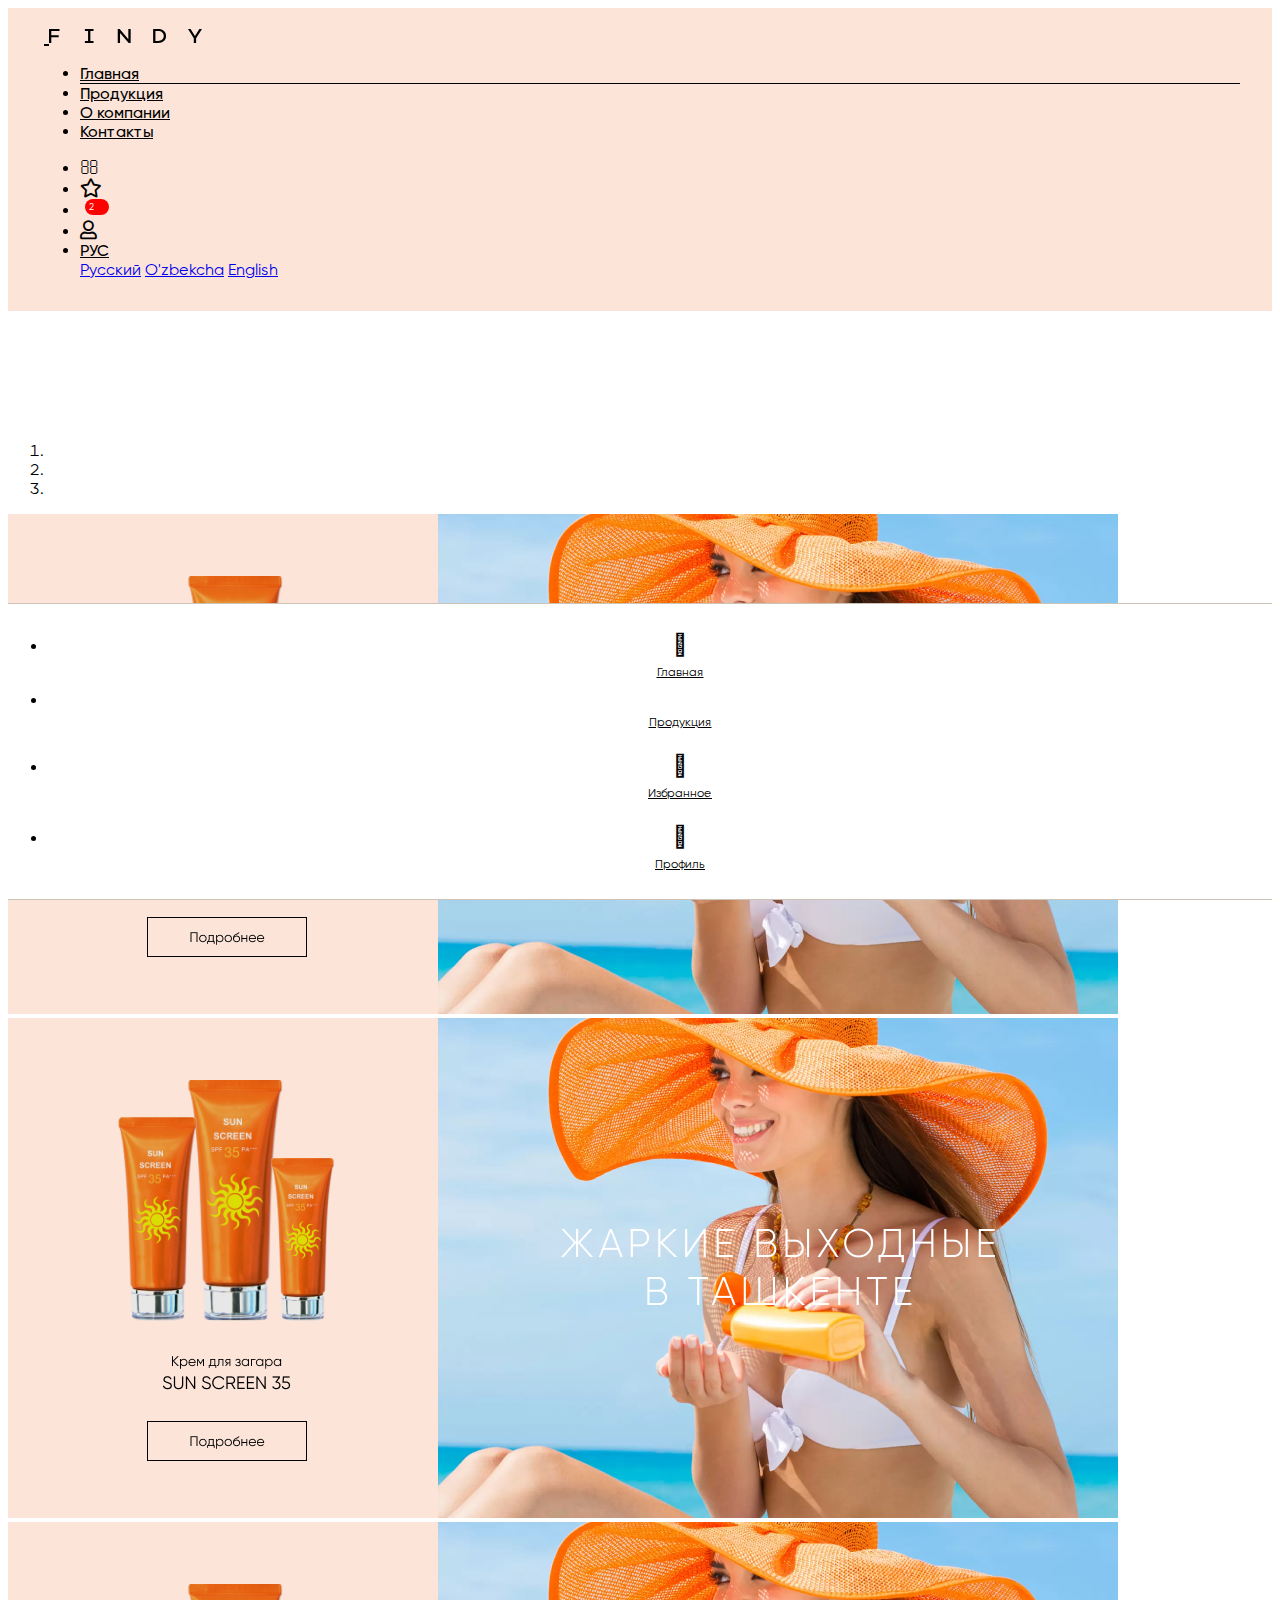
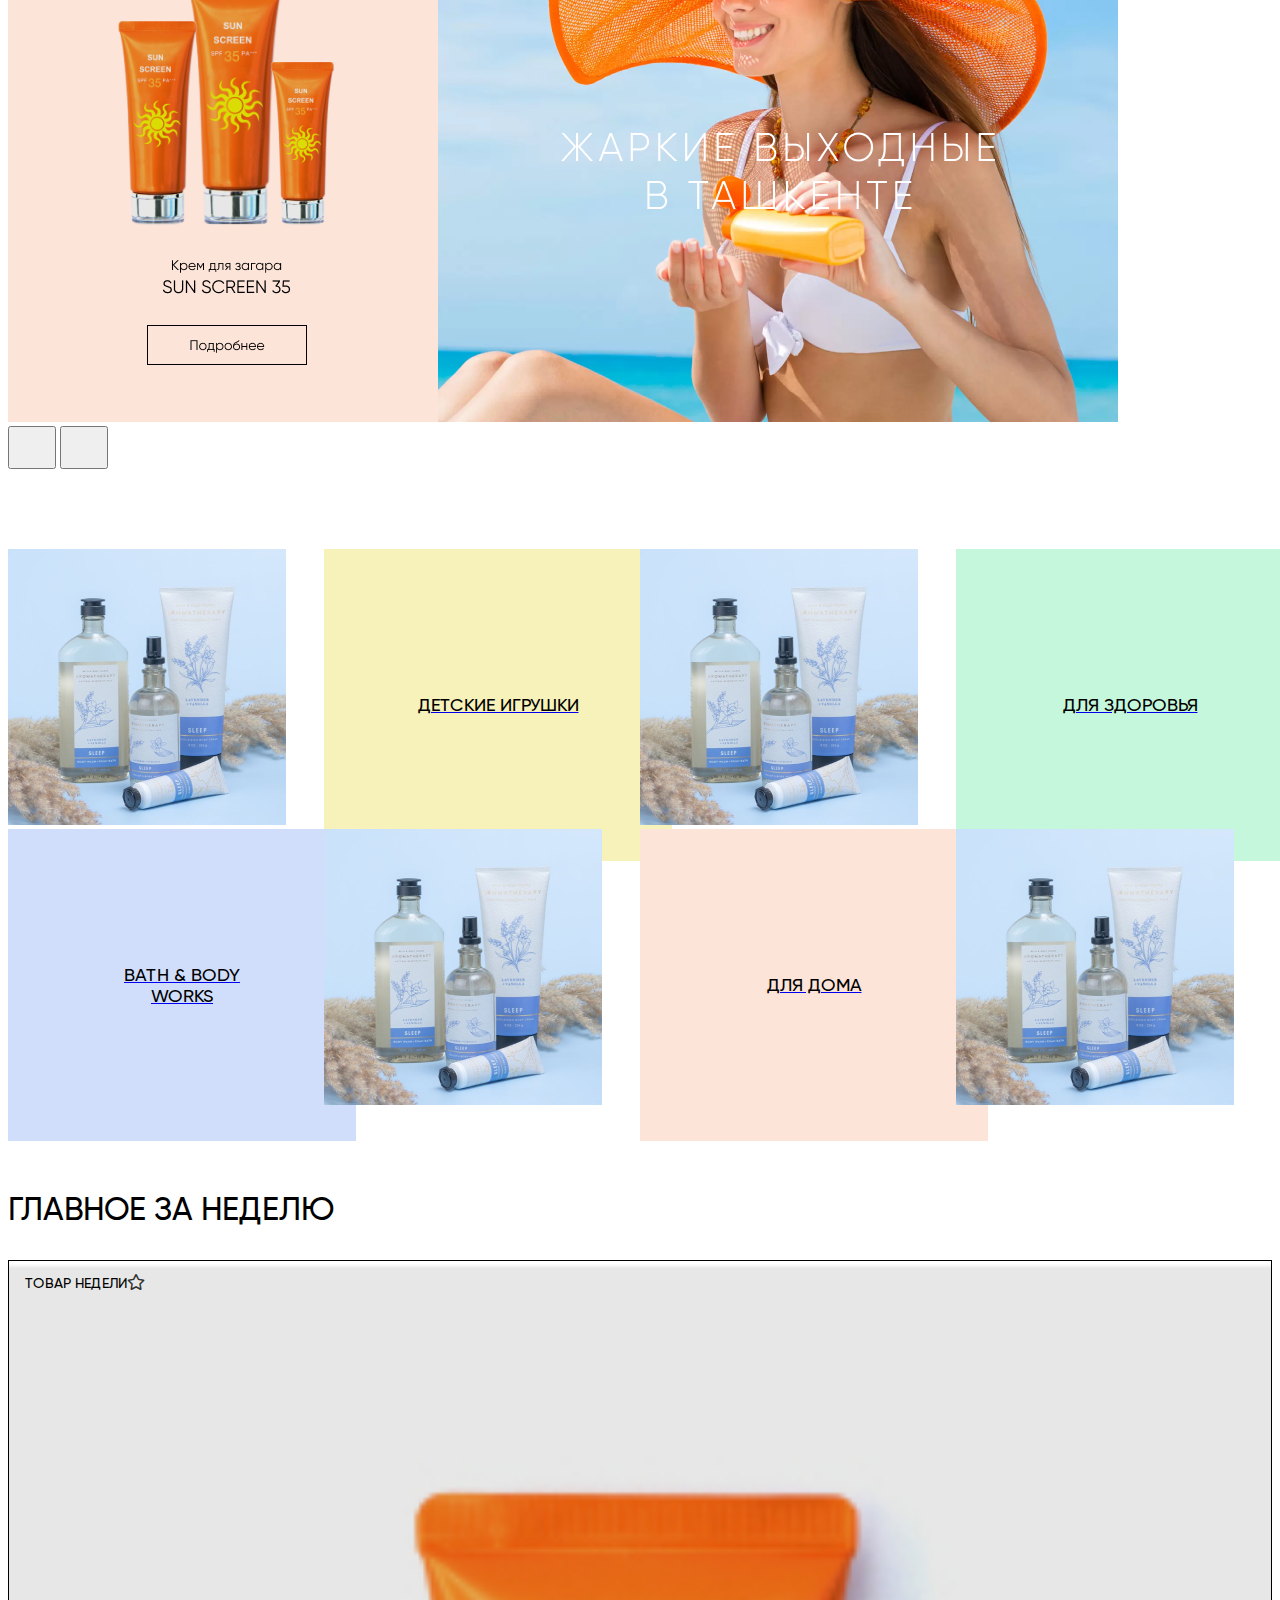
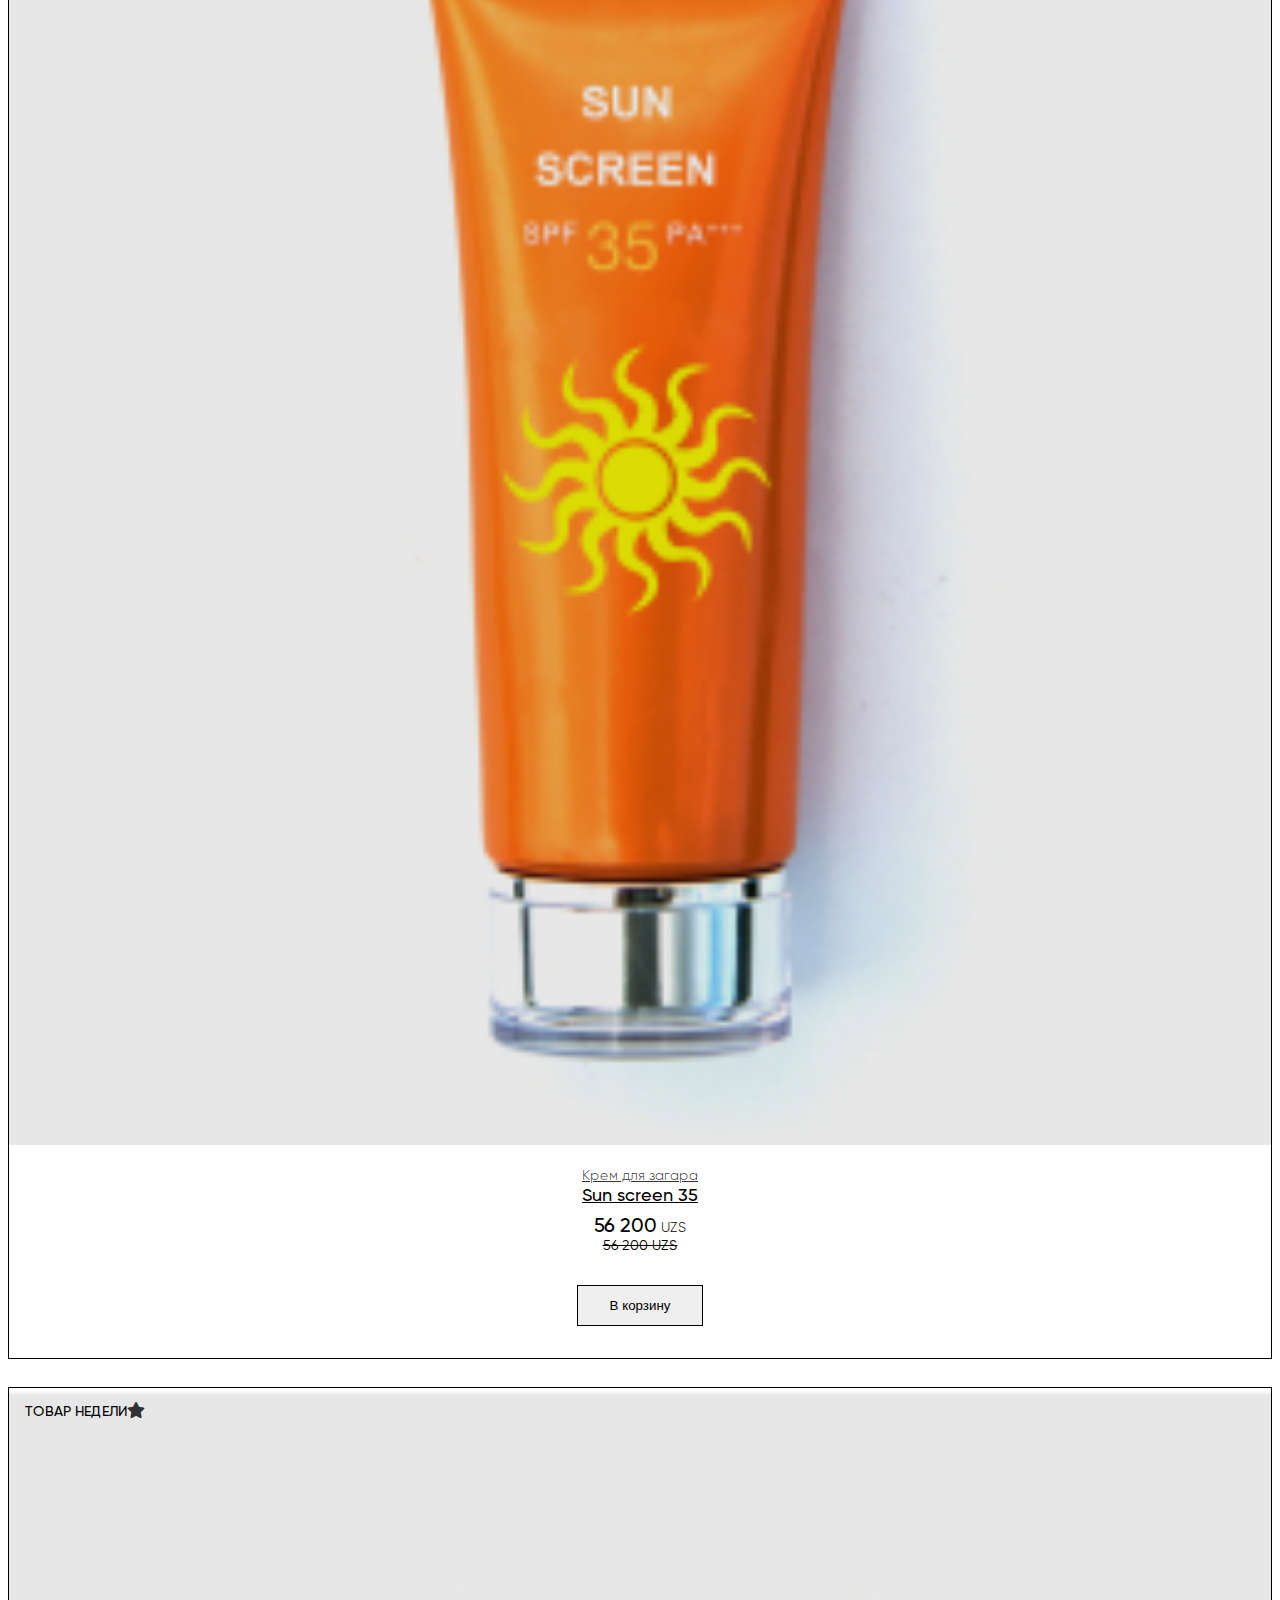
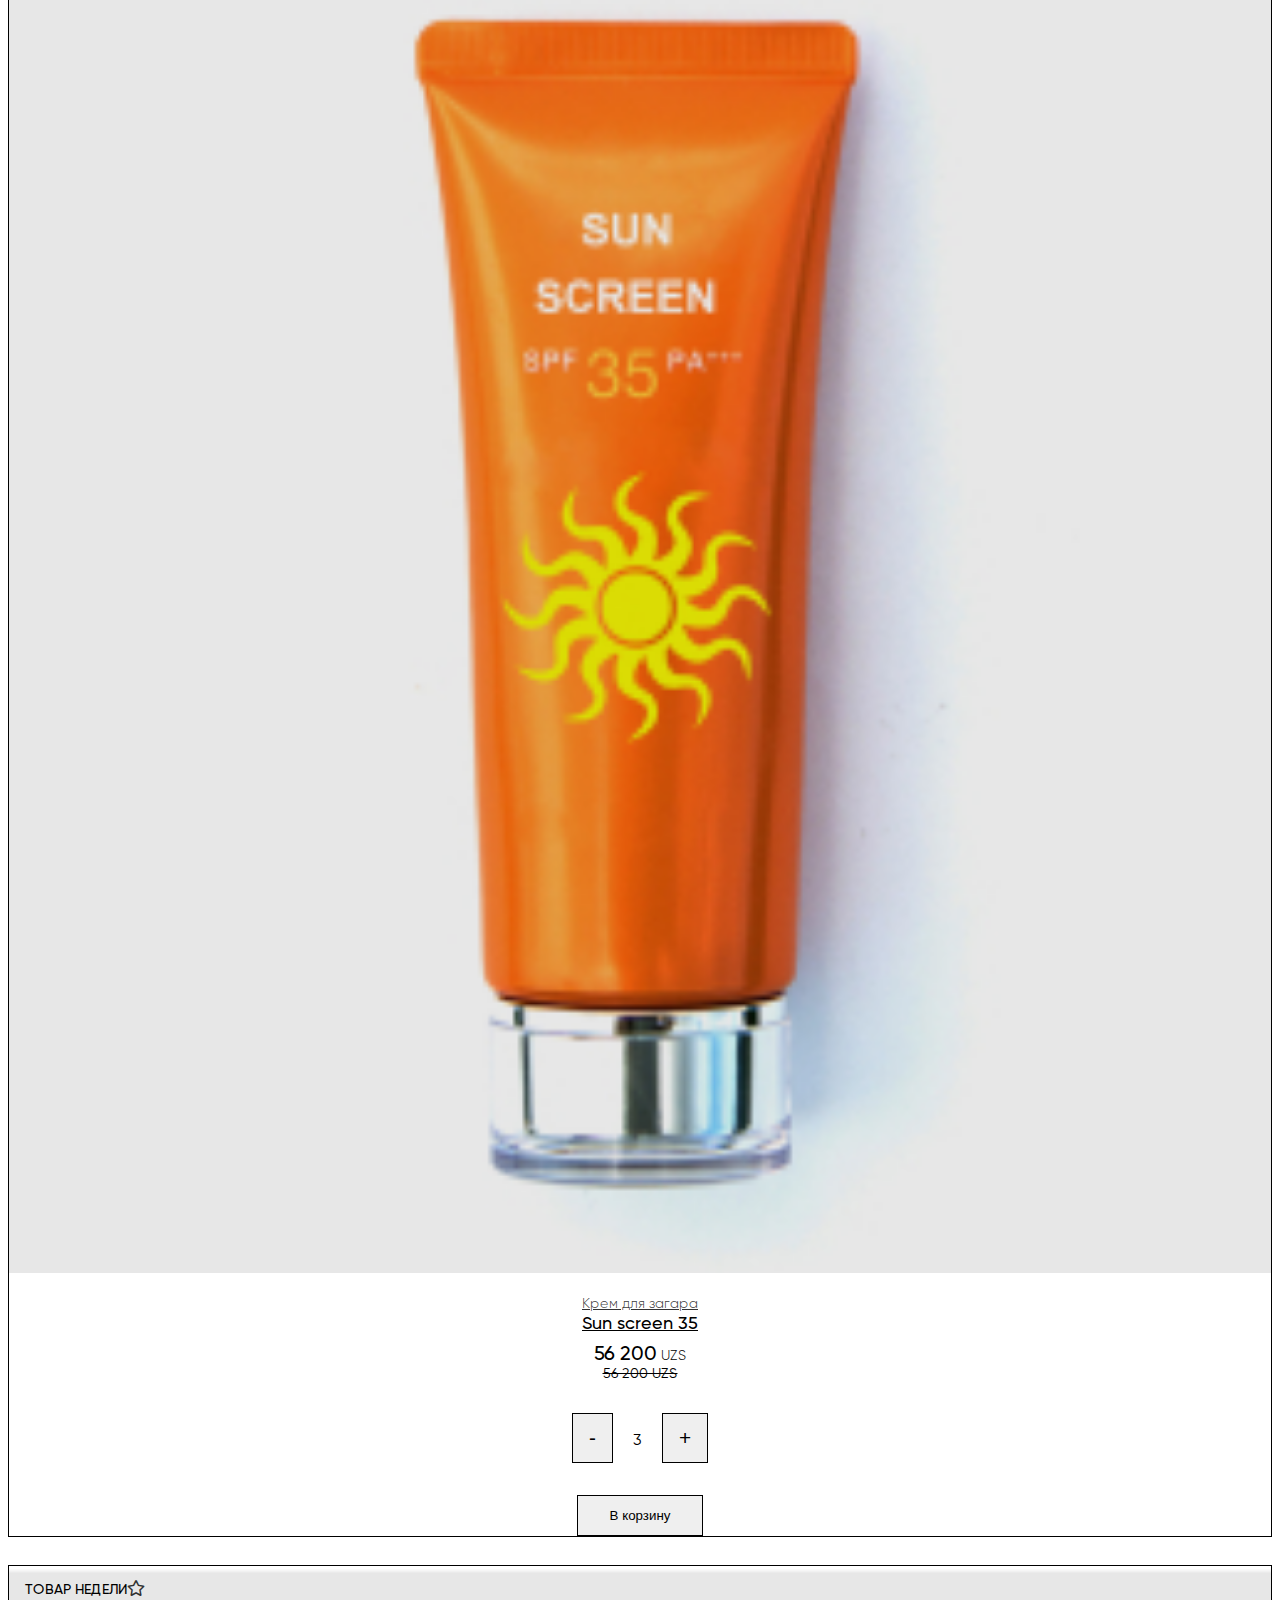
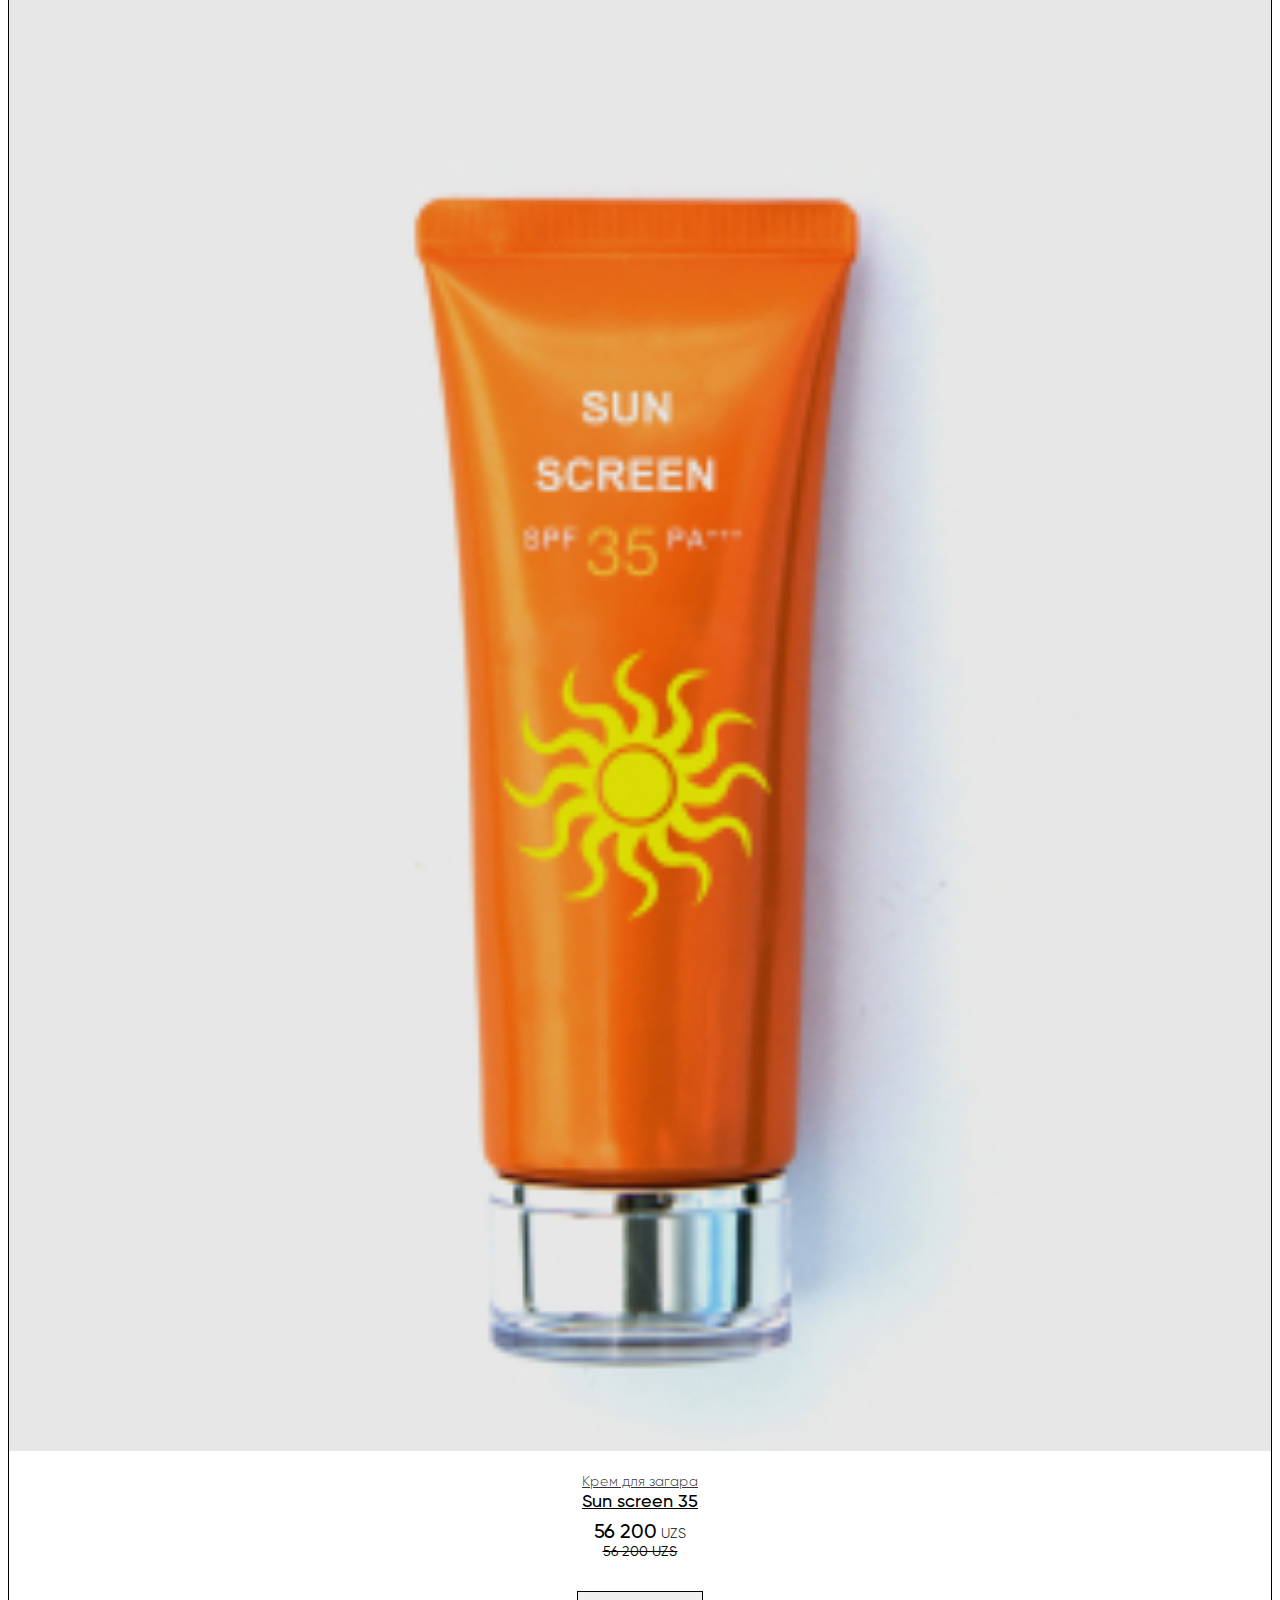
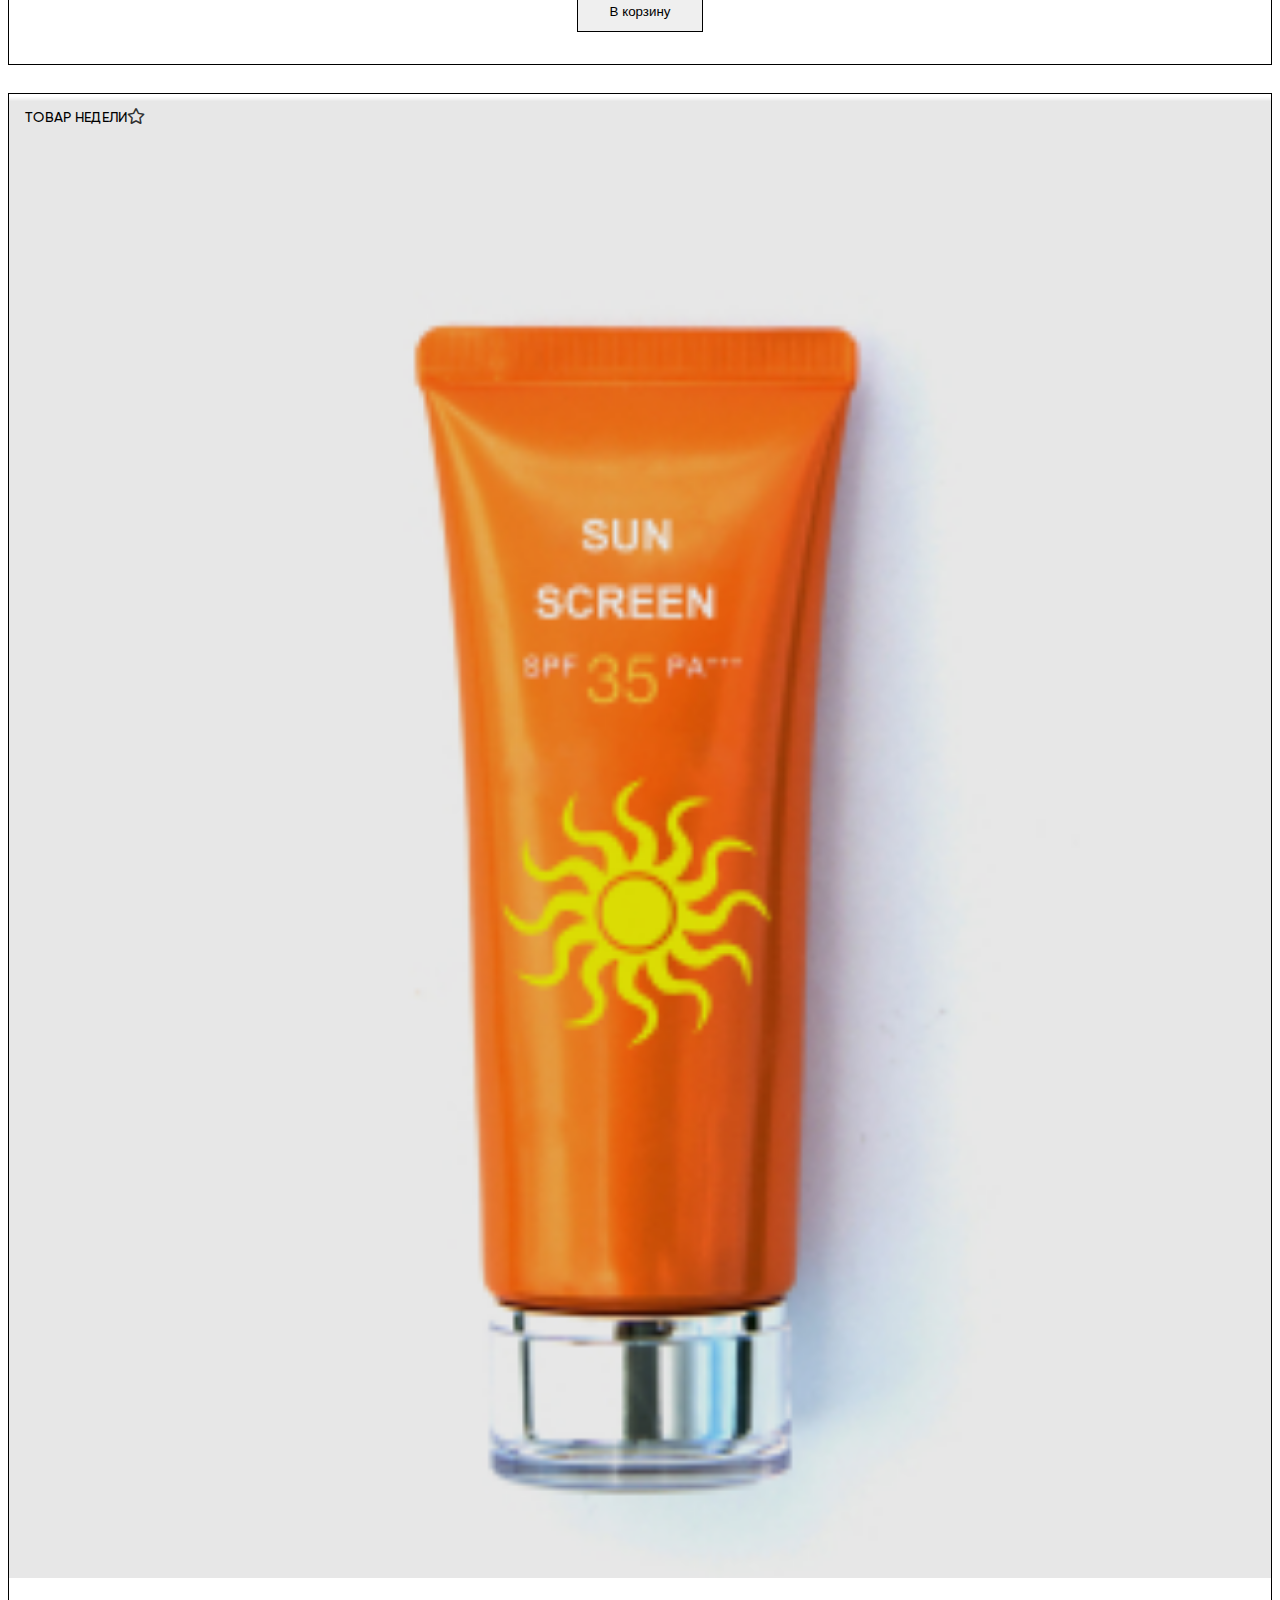
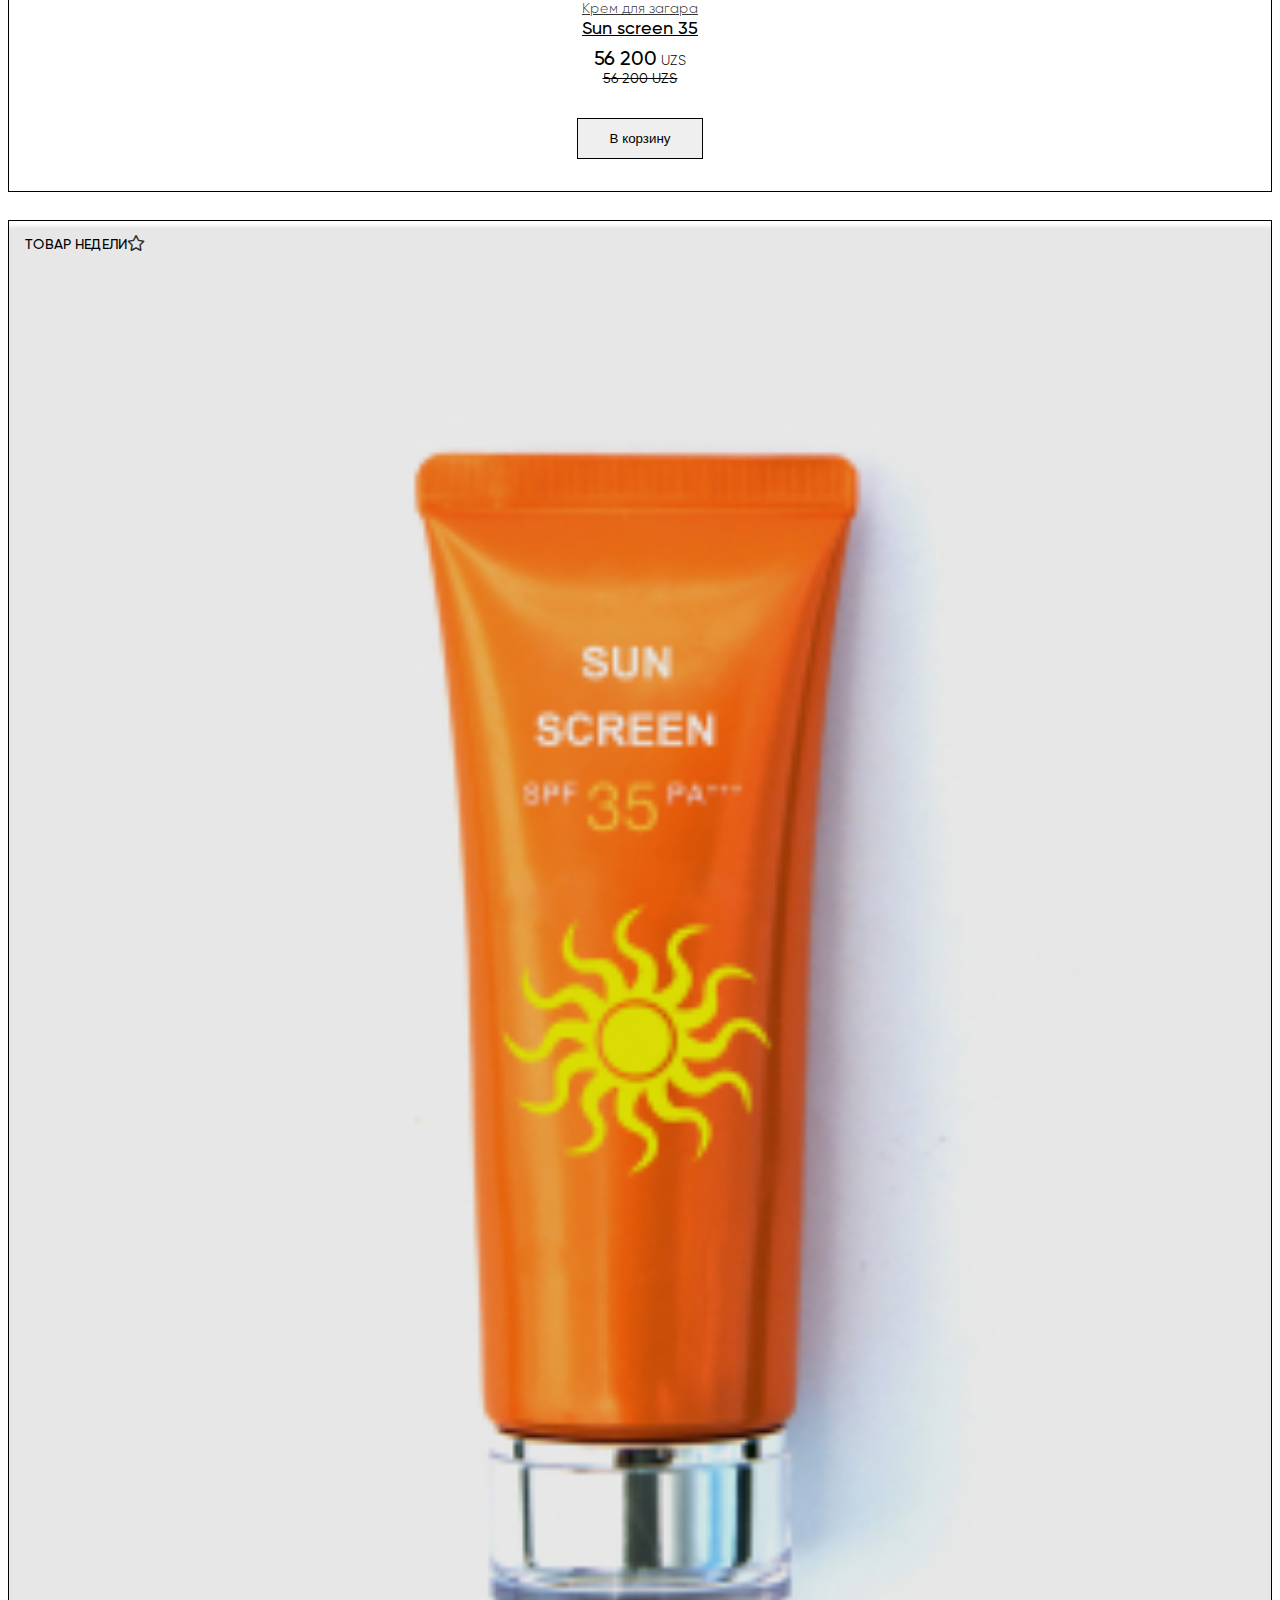
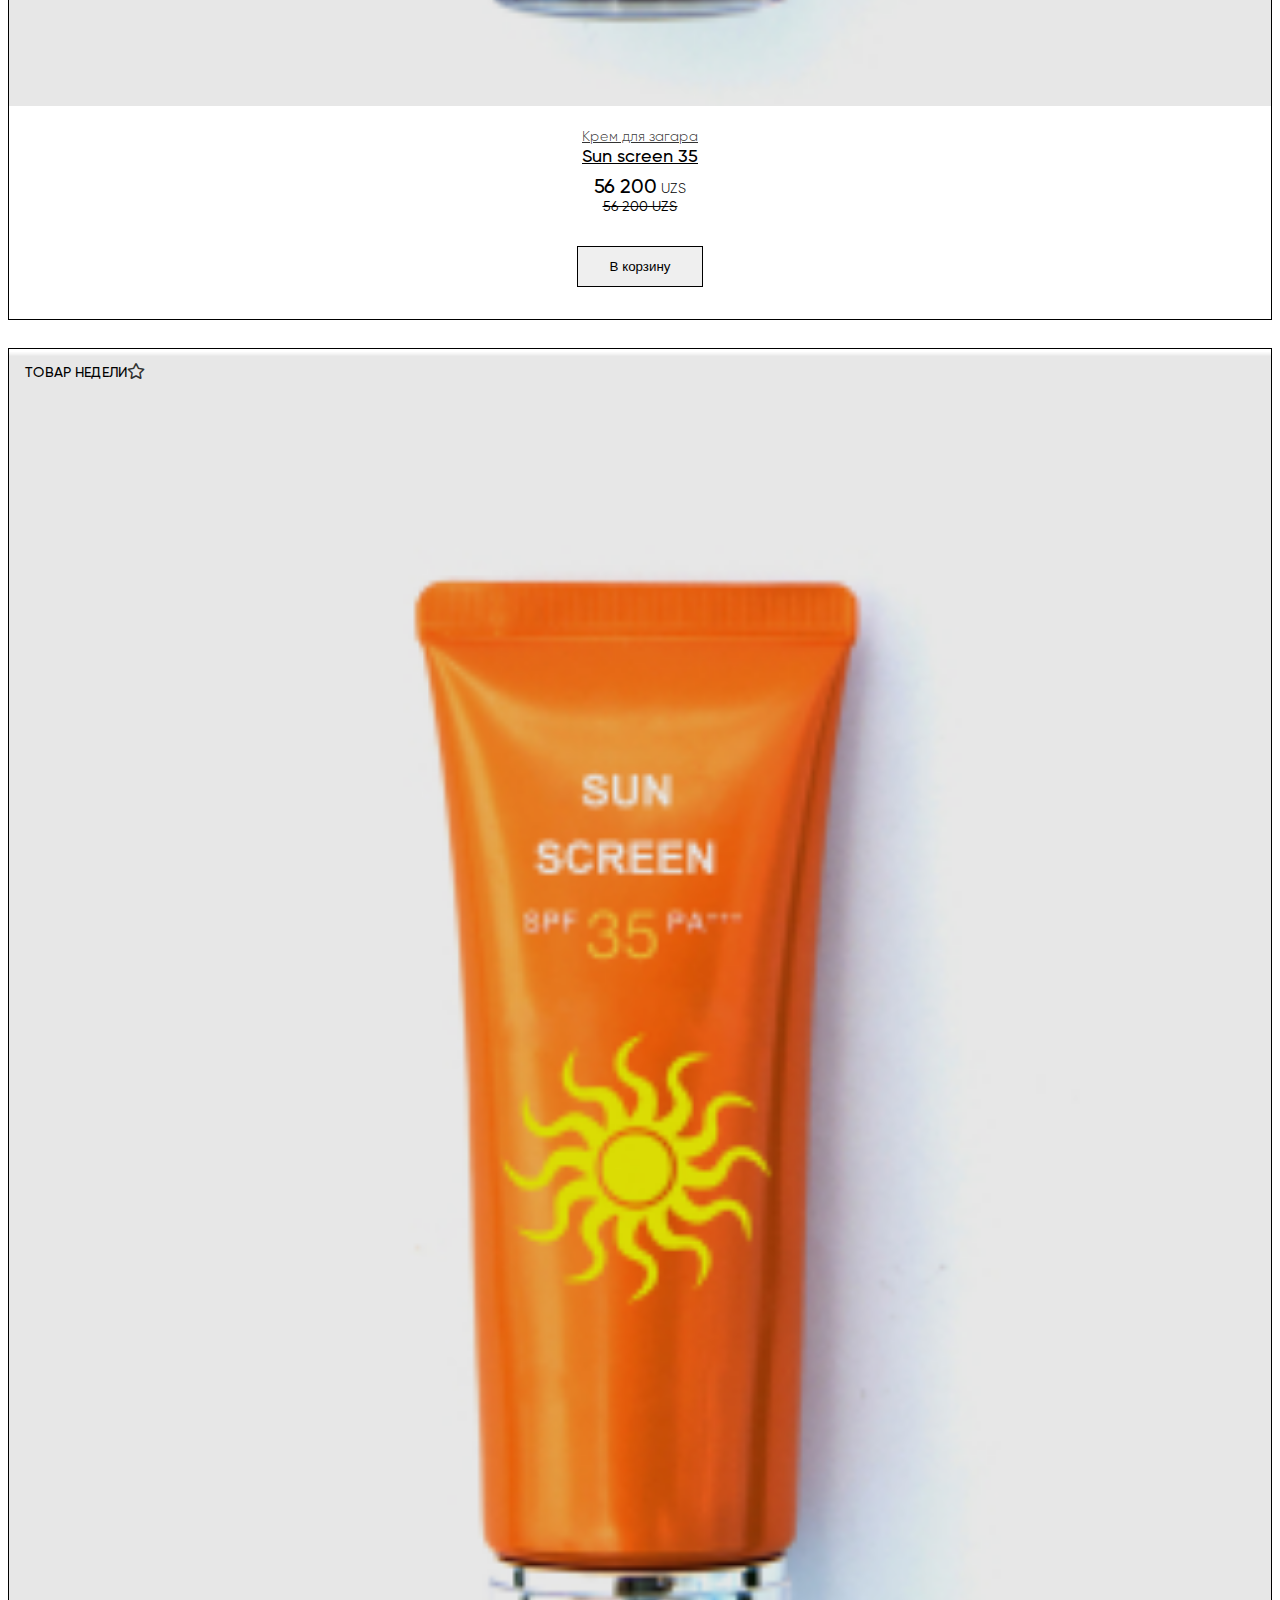
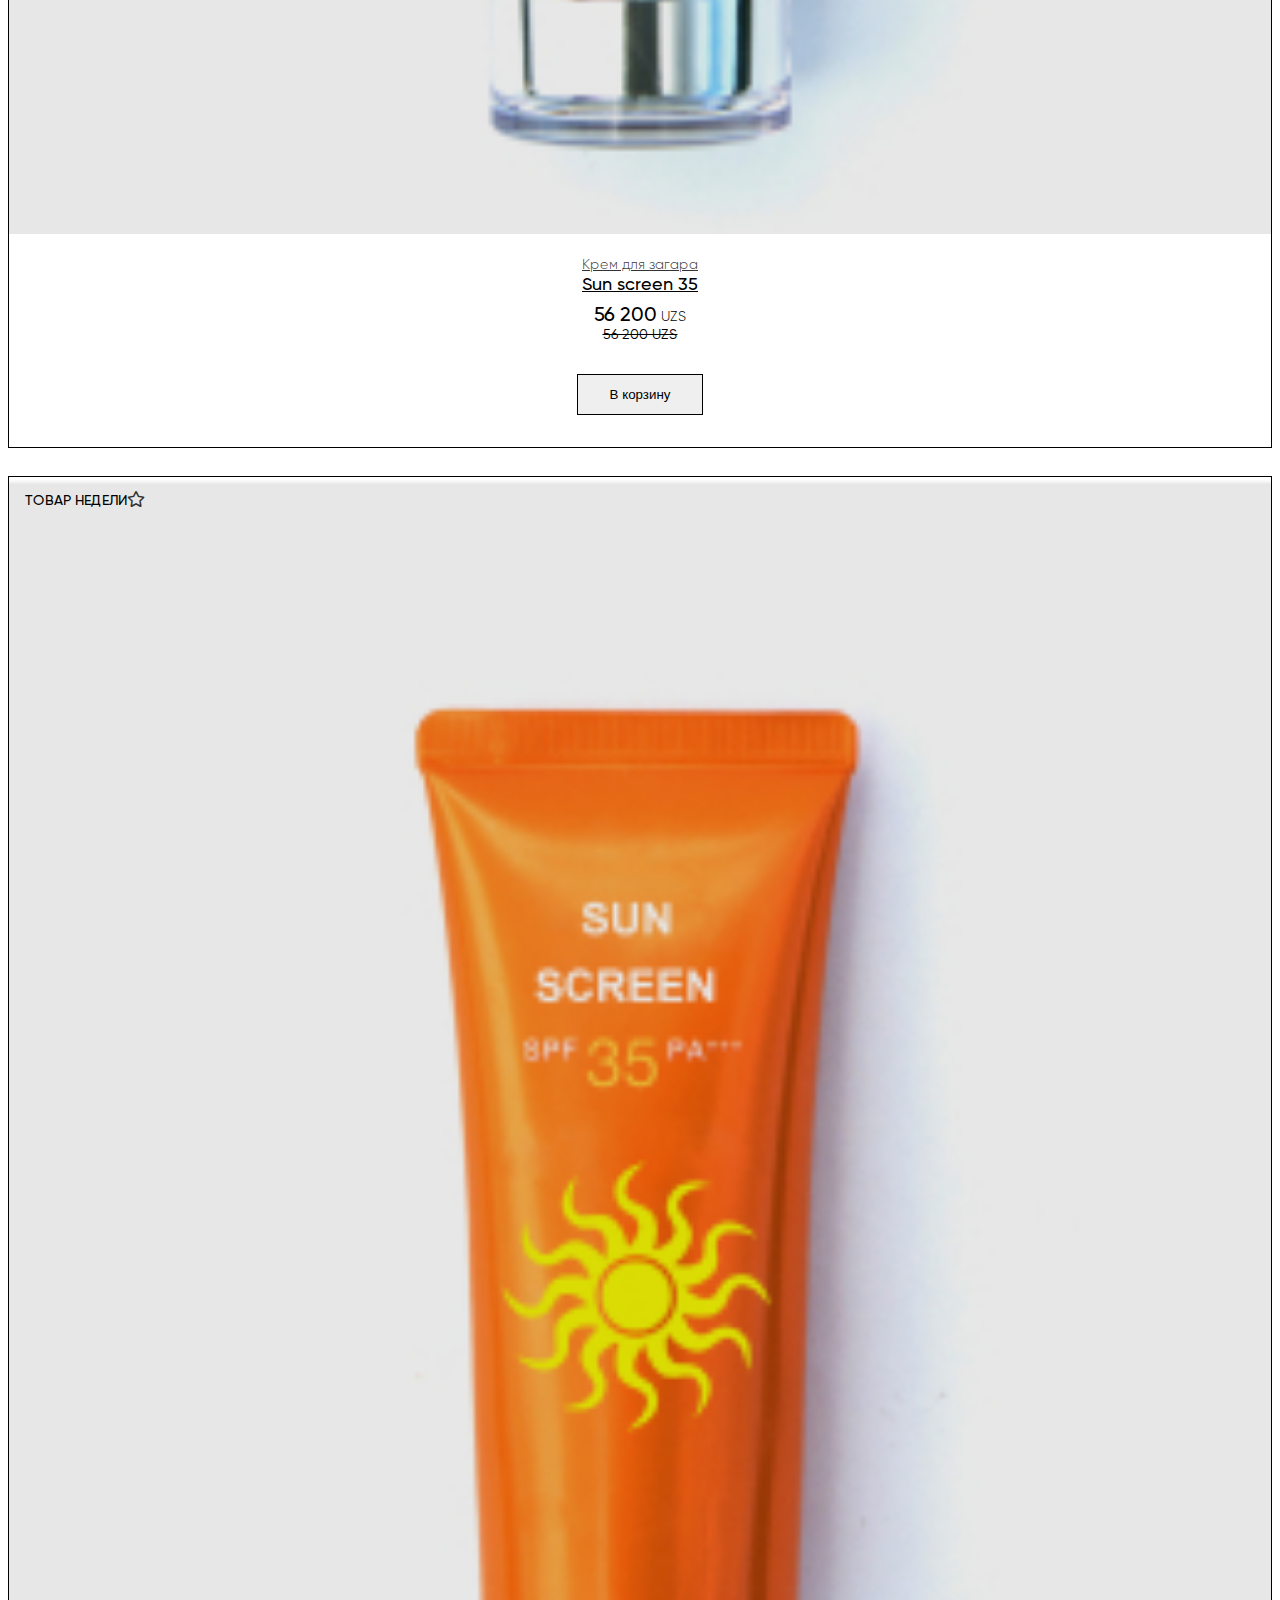
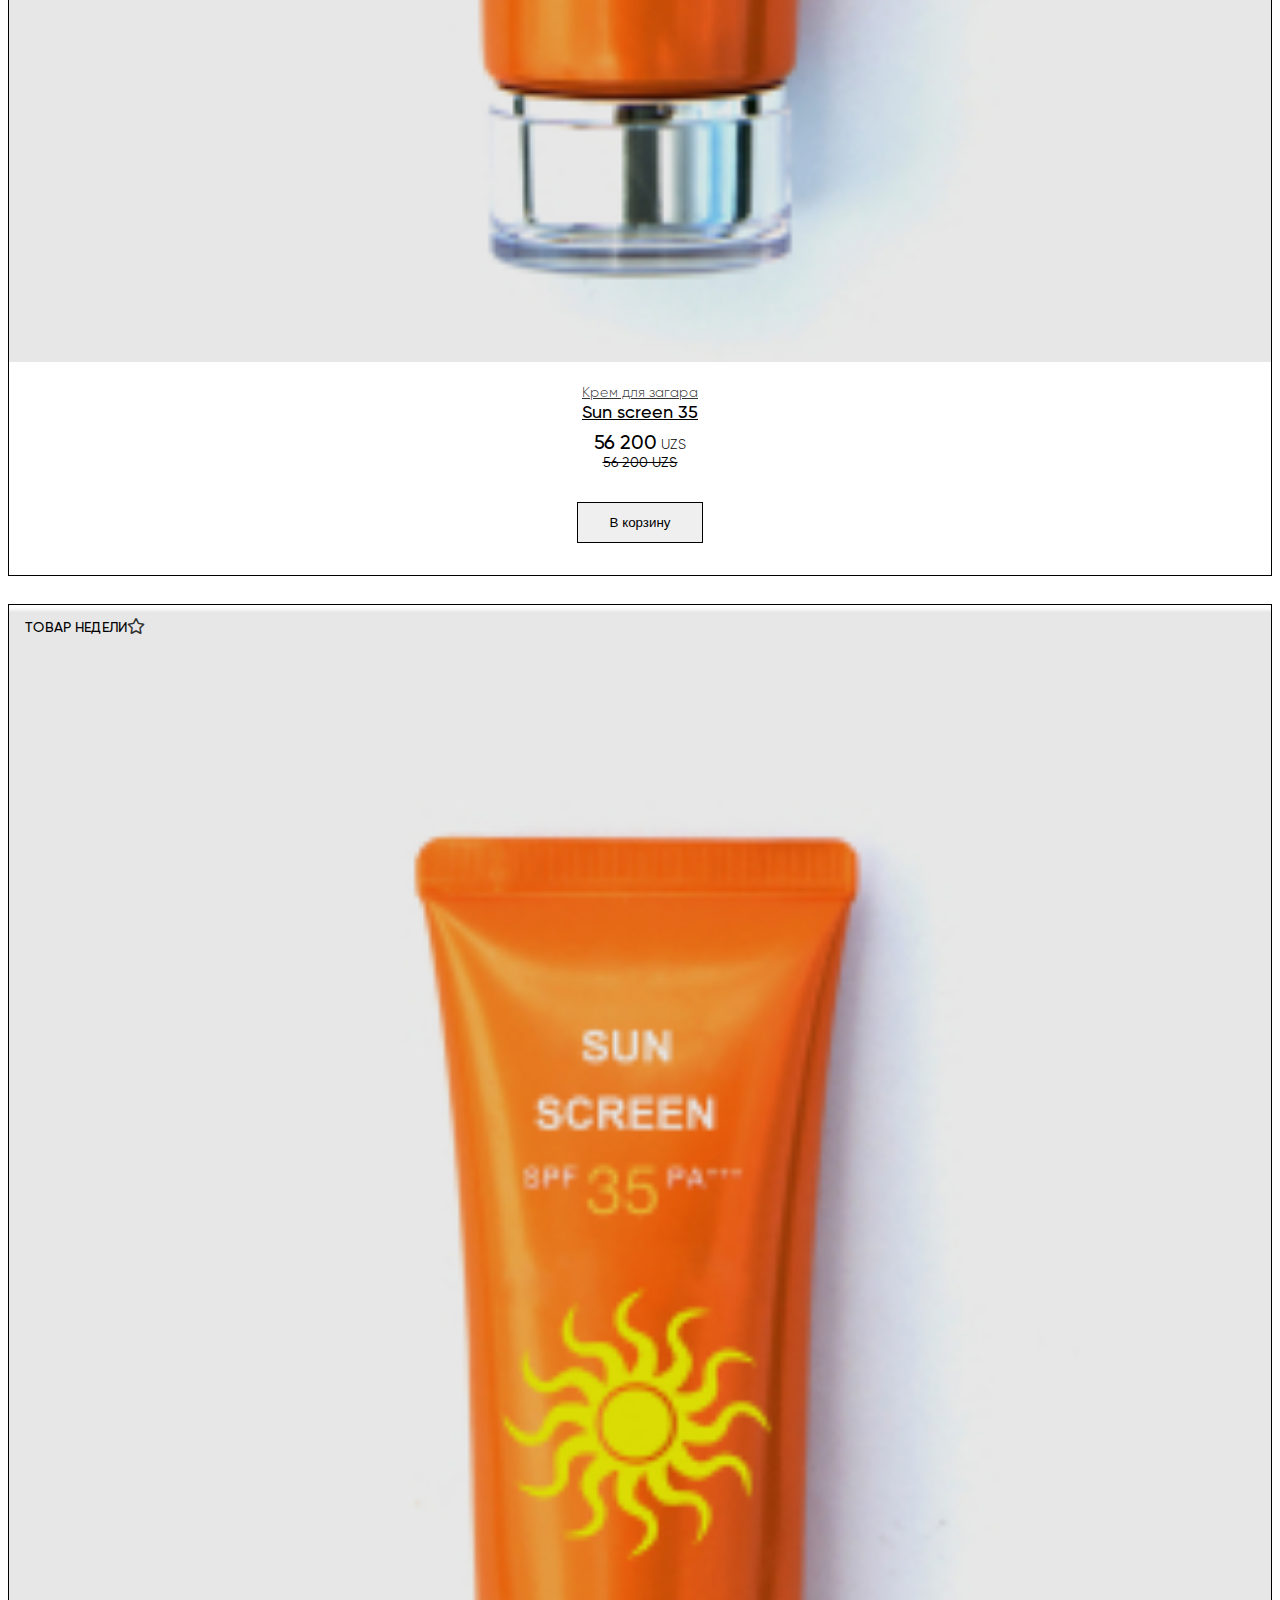
<file: index.html>
<!DOCTYPE html>
<html lang="ru">

<head>
    <meta charset="UTF-8" />
    <meta http-equiv="X-UA-Compatible" content="IE=edge" />
    <meta name="viewport" content="width=device-width, initial-scale=1.0, maximum-scale=1.0, user-scalable=no" />

    <link rel="stylesheet" href="https://cdn.jsdelivr.net/npm/bootstrap@4.6.1/dist/css/bootstrap.min.css"
        integrity="sha384-zCbKRCUGaJDkqS1kPbPd7TveP5iyJE0EjAuZQTgFLD2ylzuqKfdKlfG/eSrtxUkn" crossorigin="anonymous" />
    <link rel="stylesheet" href="https://pro.fontawesome.com/releases/v5.15.4/css/all.css" />
    <link rel="stylesheet" href="fonts/stylesheet.css" />
    <link rel="stylesheet" href="css/style.css" />
    <link rel="stylesheet" href="css/media.css" />

    <title>Findy</title>
</head>

<body>
    <header>
        <nav class="navbar navbar-expand-lg navbar-light fixed-top findy-navbar bg-pink">
            <div class="container">
                <a class="navbar-bars d-sm-block d-md-none" href="#" data-toggle="modal" data-target="#mobileModal">
                    <i class="far fa-bars"></i>
                </a>
                <a class="navbar-brand" href="#">
                    <img src="img/logo.svg" alt="Findy" />
                </a>
                <ul class="navbar-nav mx-auto sm-hide">
                    <li class="nav-item active">
                        <a class="nav-link" href="#">Главная</a>
                    </li>
                    <li class="nav-item">
                        <a class="nav-link" href="#">Продукция</a>
                    </li>
                    <li class="nav-item">
                        <a class="nav-link" href="#">О компании</a>
                    </li>
                    </li>
                    <li class="nav-item">
                        <a class="nav-link" href="#">Контакты</a>
                    </li>
                </ul>
                <ul class="navbar-nav">
                    <li class="nav-item">
                        <a class="nav-link" href="#">
                            <i class="far fa-search"></i>
                        </a>
                    </li>
                    <li class="nav-item sm-hide">
                        <a class="nav-link" href="#">
                            <i class="far fa-star"></i>
                        </a>
                    </li>
                    <li class="nav-item">
                        <a class="nav-link" href="#" data-toggle="modal" data-target="#cartModal">
                            <i class="far fa-shopping-bag"></i>
                            <span class="badge badge-cart">2</span>
                        </a>
                    </li>
                    <li class="nav-item sm-hide">
                        <a class="nav-link" href="#" data-toggle="modal" data-target="#authModal">
                            <i class="far fa-user"></i>
                        </a>
                    </li>
                    <li class="nav-item dropdown mr-0 sm-hide">
                        <a class="nav-link dropdown-toggle" href="#" id="navbarDropdown" role="button"
                            data-toggle="dropdown" aria-expanded="false">
                            РУС
                        </a>
                        <div class="dropdown-menu dropdown-menu-right" aria-labelledby="navbarDropdown">
                            <a class="dropdown-item" href="#">Русский</a>
                            <a class="dropdown-item" href="#">O'zbekcha</a>
                            <a class="dropdown-item" href="#">English</a>
                        </div>
                    </li>
                </ul>
            </div>
        </nav>
    </header>

    <main>
        <div class="container">
            <div class="main-carousel">
                <div id="carouselExampleIndicators" class="carousel slide" data-ride="carousel">
                    <ol class="carousel-indicators">
                        <li data-target="#carouselExampleIndicators" data-slide-to="0" class=""></li>
                        <li data-target="#carouselExampleIndicators" data-slide-to="1" class=""></li>
                        <li data-target="#carouselExampleIndicators" data-slide-to="2" class="active"></li>
                    </ol>
                    <div class="carousel-inner">
                        <div class="carousel-item">
                            <img src="img/slider.png" class="img-fluid" />
                        </div>
                        <div class="carousel-item">
                            <img src="img/slider.png" class="img-fluid" />
                        </div>
                        <div class="carousel-item active">
                            <img src="img/slider.png" class="img-fluid" />
                        </div>
                    </div>
                    <button class="carousel-control-prev" type="button" data-target="#carouselExampleIndicators"
                        data-slide="prev">
                        <i class="far fa-angle-left"></i>
                        <span class="sr-only">Previous</span>
                    </button>
                    <button class="carousel-control-next" type="button" data-target="#carouselExampleIndicators"
                        data-slide="next">
                        <i class="far fa-angle-right"></i>
                        <span class="sr-only">Next</span>
                    </button>
                </div>
            </div>

            <div class="menu-grid-block">
                <div class="menu-grid">
                    <div class="menu-grid-item">
                        <a href="#">
                            <img src="img/bath.png" class="img-fluid" />
                        </a>
                    </div>
                    <div class="menu-grid-item">
                        <a href="#">
                            <div class="mgi-content mg-yellow">
                                Детские игрушки
                            </div>
                        </a>
                    </div>
                    <div class="menu-grid-item">
                        <a href="#">
                            <img src="img/bath.png" class="img-fluid" />
                        </a>
                    </div>
                    <div class="menu-grid-item">
                        <a href="#">
                            <div class="mgi-content mg-green">
                                Для здоровья
                            </div>
                        </a>
                    </div>
                </div>
                <div class="menu-grid">
                    <div class="menu-grid-item">
                        <a href="#">
                            <div class="mgi-content mg-purple">
                                Bath & Body<br> Works
                            </div>
                        </a>
                    </div>
                    <div class="menu-grid-item">
                        <a href="#">
                            <img src="img/bath.png" class="img-fluid" />
                        </a>
                    </div>
                    <div class="menu-grid-item">
                        <a href="#">
                            <div class="mgi-content mg-pink">
                                Для дома
                            </div>
                        </a>
                    </div>
                    <div class="menu-grid-item">
                        <a href="#">
                            <img src="img/bath.png" class="img-fluid" />
                        </a>
                    </div>
                </div>
            </div>

            <h1 class="title text-center">Главное за неделю</h1>

            <div class="product-list">
                <div class="row">
                    <div class="col-6 col-md-3">
                        <div class="product-card">
                            <div class="product-options">
                                <span class="product-flag">Товар недели</span>
                                <a href="#" class="favorite-btn ml-auto">
                                    <i class="far fa-star"></i>
                                </a>
                            </div>
                            <div class="product-img">
                                <a href="#">
                                    <img src="img/product.jpg" class="img-fluid" />
                                </a>
                            </div>
                            <div class="product-detail">
                                <div class="product-category">
                                    <a href="#">Крем для загара</a>
                                </div>
                                <div class="product-name">
                                    <a href="#">Sun screen 35</a>
                                </div>
                                <div class="product-price">
                                    <div class="product-real-price">
                                        <span class="price">56 200</span>
                                        <span class="currency">UZS</span>
                                    </div>
                                    <div class="product-discount-price">
                                        56 200 UZS
                                    </div>
                                </div>
                            </div>
                            <div class="product-controls">
                                <button class="btn findy-btn">В корзину</button>
                            </div>
                        </div>
                    </div>
                    <div class="col-6 col-md-3">
                        <div class="product-card">
                            <div class="product-options">
                                <span class="product-flag">Товар недели</span>
                                <a href="#" class="favorite-btn ml-auto">
                                    <i class="fas fa-star"></i>
                                </a>
                            </div>
                            <div class="product-img">
                                <a href="#">
                                    <img src="img/product.jpg" class="img-fluid" />
                                </a>
                            </div>
                            <div class="product-detail">
                                <div class="product-category">
                                    <a href="#">Крем для загара</a>
                                </div>
                                <div class="product-name">
                                    <a href="#">Sun screen 35</a>
                                </div>
                                <div class="product-price">
                                    <div class="product-real-price">
                                        <span class="price">56 200</span>
                                        <span class="currency">UZS</span>
                                    </div>
                                    <div class="product-discount-price">
                                        56 200 UZS
                                    </div>
                                </div>
                            </div>
                            <div class="product-controls">
                                <button class="btn findy-btn btn-minus">-</button>
                                <span class="product-quantity">3</span>
                                <button class="btn findy-btn btn-plus">+</button>
                            </div>
                            <button class="btn findy-btn d-none">В корзину</button>
                        </div>
                    </div>
                    <div class="col-6 col-md-3">
                        <div class="product-card">
                            <div class="product-options">
                                <span class="product-flag">Товар недели</span>
                                <a href="#" class="favorite-btn ml-auto">
                                    <i class="far fa-star"></i>
                                </a>
                            </div>
                            <div class="product-img">
                                <a href="#">
                                    <img src="img/product.jpg" class="img-fluid" />
                                </a>
                            </div>
                            <div class="product-detail">
                                <div class="product-category">
                                    <a href="#">Крем для загара</a>
                                </div>
                                <div class="product-name">
                                    <a href="#">Sun screen 35</a>
                                </div>
                                <div class="product-price">
                                    <div class="product-real-price">
                                        <span class="price">56 200</span>
                                        <span class="currency">UZS</span>
                                    </div>
                                    <div class="product-discount-price">
                                        56 200 UZS
                                    </div>
                                </div>
                            </div>
                            <div class="product-controls">
                                <button class="btn findy-btn">В корзину</button>
                            </div>
                        </div>
                    </div>
                    <div class="col-6 col-md-3">
                        <div class="product-card">
                            <div class="product-options">
                                <span class="product-flag">Товар недели</span>
                                <a href="#" class="favorite-btn ml-auto">
                                    <i class="far fa-star"></i>
                                </a>
                            </div>
                            <div class="product-img">
                                <a href="#">
                                    <img src="img/product.jpg" class="img-fluid" />
                                </a>
                            </div>
                            <div class="product-detail">
                                <div class="product-category">
                                    <a href="#">Крем для загара</a>
                                </div>
                                <div class="product-name">
                                    <a href="#">Sun screen 35</a>
                                </div>
                                <div class="product-price">
                                    <div class="product-real-price">
                                        <span class="price">56 200</span>
                                        <span class="currency">UZS</span>
                                    </div>
                                    <div class="product-discount-price">
                                        56 200 UZS
                                    </div>
                                </div>
                            </div>
                            <div class="product-controls">
                                <button class="btn findy-btn">В корзину</button>
                            </div>
                        </div>
                    </div>
                    <div class="col-6 col-md-3">
                        <div class="product-card">
                            <div class="product-options">
                                <span class="product-flag">Товар недели</span>
                                <a href="#" class="favorite-btn ml-auto">
                                    <i class="far fa-star"></i>
                                </a>
                            </div>
                            <div class="product-img">
                                <a href="#">
                                    <img src="img/product.jpg" class="img-fluid" />
                                </a>
                            </div>
                            <div class="product-detail">
                                <div class="product-category">
                                    <a href="#">Крем для загара</a>
                                </div>
                                <div class="product-name">
                                    <a href="#">Sun screen 35</a>
                                </div>
                                <div class="product-price">
                                    <div class="product-real-price">
                                        <span class="price">56 200</span>
                                        <span class="currency">UZS</span>
                                    </div>
                                    <div class="product-discount-price">
                                        56 200 UZS
                                    </div>
                                </div>
                            </div>
                            <div class="product-controls">
                                <button class="btn findy-btn">В корзину</button>
                            </div>
                        </div>
                    </div>
                    <div class="col-6 col-md-3">
                        <div class="product-card">
                            <div class="product-options">
                                <span class="product-flag">Товар недели</span>
                                <a href="#" class="favorite-btn ml-auto">
                                    <i class="far fa-star"></i>
                                </a>
                            </div>
                            <div class="product-img">
                                <a href="#">
                                    <img src="img/product.jpg" class="img-fluid" />
                                </a>
                            </div>
                            <div class="product-detail">
                                <div class="product-category">
                                    <a href="#">Крем для загара</a>
                                </div>
                                <div class="product-name">
                                    <a href="#">Sun screen 35</a>
                                </div>
                                <div class="product-price">
                                    <div class="product-real-price">
                                        <span class="price">56 200</span>
                                        <span class="currency">UZS</span>
                                    </div>
                                    <div class="product-discount-price">
                                        56 200 UZS
                                    </div>
                                </div>
                            </div>
                            <div class="product-controls">
                                <button class="btn findy-btn">В корзину</button>
                            </div>
                        </div>
                    </div>
                    <div class="col-6 col-md-3">
                        <div class="product-card">
                            <div class="product-options">
                                <span class="product-flag">Товар недели</span>
                                <a href="#" class="favorite-btn ml-auto">
                                    <i class="far fa-star"></i>
                                </a>
                            </div>
                            <div class="product-img">
                                <a href="#">
                                    <img src="img/product.jpg" class="img-fluid" />
                                </a>
                            </div>
                            <div class="product-detail">
                                <div class="product-category">
                                    <a href="#">Крем для загара</a>
                                </div>
                                <div class="product-name">
                                    <a href="#">Sun screen 35</a>
                                </div>
                                <div class="product-price">
                                    <div class="product-real-price">
                                        <span class="price">56 200</span>
                                        <span class="currency">UZS</span>
                                    </div>
                                    <div class="product-discount-price">
                                        56 200 UZS
                                    </div>
                                </div>
                            </div>
                            <div class="product-controls">
                                <button class="btn findy-btn">В корзину</button>
                            </div>
                        </div>
                    </div>
                    <div class="col-6 col-md-3">
                        <div class="product-card">
                            <div class="product-options">
                                <span class="product-flag">Товар недели</span>
                                <a href="#" class="favorite-btn ml-auto">
                                    <i class="far fa-star"></i>
                                </a>
                            </div>
                            <div class="product-img">
                                <a href="#">
                                    <img src="img/product.jpg" class="img-fluid" />
                                </a>
                            </div>
                            <div class="product-detail">
                                <div class="product-category">
                                    <a href="#">Крем для загара</a>
                                </div>
                                <div class="product-name">
                                    <a href="#">Sun screen 35</a>
                                </div>
                                <div class="product-price">
                                    <div class="product-real-price">
                                        <span class="price">56 200</span>
                                        <span class="currency">UZS</span>
                                    </div>
                                    <div class="product-discount-price">
                                        56 200 UZS
                                    </div>
                                </div>
                            </div>
                            <div class="product-controls">
                                <button class="btn findy-btn">В корзину</button>
                            </div>
                        </div>
                    </div>
                </div>
            </div>
        </div>
    </main>

    <footer>
        <div class="container">
            <div class="row">
                <div class="col-md-9">
                    <div class="footer-left">
                        <div class="footer-content">
                            <a href="#" class="footer-logo">
                                <img src="img/logo.svg" height="16" />
                            </a>
                            <ul class="nav">
                                <li class="nav-item">
                                    <a class="nav-link" href="#">Продукция</a>
                                </li>
                                <li class="nav-item">
                                    <a class="nav-link" href="#">О компании</a>
                                </li>
                                </li>
                                <li class="nav-item">
                                    <a class="nav-link" href="#">Контакты</a>
                                </li>
                                <li class="nav-item">
                                    <a class="nav-link" href="#">Публичная оферта</a>
                                </li>
                            </ul>
                        </div>
                        <div class="copyright">
                            © 2022 FindyUz. Все права защищены.
                        </div>
                    </div>
                </div>
                <div class="col-md-3">
                    <div class="footer-right">
                        <div class="footer-title">МЫ В СОЦ.СЕТЯХ!</div>
                        <ul class="nav socials">
                            <li>
                                <a href="https://t.me/findyuz_bot">
                                    <i class="fab fa-telegram-plane"></i>
                                </a>
                            </li>
                            <li>
                                <a href="https://www.instagram.com/findy.uz">
                                    <i class="fab fa-instagram"></i>
                                </a>
                            </li>
                            <li>
                                <a href="https://www.facebook.com/findy.uz">
                                    <i class="fab fa-facebook-square"></i>
                                </a>
                            </li>
                        </ul>

                        <div class="apps">
                            <a href="#">
                                <img src="img/gp.svg" />
                            </a>
                            <a href="#">
                                <img src="img/as.svg" />
                            </a>
                        </div>
                        <div class="developed">
                            Сайт разработан в Zetta Online
                        </div>
                    </div>
                </div>
            </div>
        </div>
    </footer>

    <!-- Mobile Tabs -->
    <div class="mobile-nav d-lg-none">
        <ul class="nav">
            <li class="nav-item">
                <a class="nav-link active" href="/">
                    <i class="fal fa-home"></i>
                    <span>Главная</span>
                </a>
            </li>
            <li class="nav-item">
                <a class="nav-link" href="/menu">
                    <i class="fal fa-acorn"></i>
                    <span>Продукция</span>
                </a>
            </li>
            <li class="nav-item">
                <a class="nav-link" href="#">
                    <i class="fal fa-star"></i>
                    <span>Избранное</span>
                </a>
            </li>
            <li class="nav-item">
                <a class="nav-link" href="#" data-toggle="modal" data-target="#authModal">
                    <i class="fal fa-user"></i>
                    <span>Профиль</span>
                </a>
            </li>
        </ul>
    </div>

    <!-- Cart Modal -->
    <div class="modal cart-modal fade" id="cartModal" tabindex="-1" aria-labelledby="cartModalLabel" aria-hidden="true">
        <div class="modal-dialog modal-lg modal-dialog-centered">
            <div class="modal-content">
                <div class="modal-header bg-blue"></div>
                <div class="modal-body">
                    <div class="modal-header-block">
                        <h5 class="modal-title" id="cartModalLabel">Корзина</h5>
                        <button type="button" class="close" data-dismiss="modal" aria-label="Close">
                            <i class="fal fa-times"></i>
                        </button>
                    </div>

                    <div class="empty-cart d-none">
                        <div class="ec-title">Ваша корзина пуста</div>
                        <div class="ec-text">Товары, добавленные в Корзину, будут<br>отображаться здесь</div>
                        <a href="#" class="btn findy-btn">Начать шопинг</a>
                    </div>

                    <div class="cart-list">
                        <div class="cart-item">
                            <div class="cart-img" style="background-image: url('img/product.jpg');"></div>
                            <div class="cart-detail">
                                <div class="cart-category">Крем для лица</div>
                                <div class="cart-name">Beautiful Skin Care</div>
                            </div>
                            <div class="cart-control">
                                <a href="#" class="cart-control-btn cart-minus">-</a>
                                <span class="cart-quantity">2</span>
                                <a href="#" class="cart-control-btn cart-plus">+</a>
                            </div>
                            <div class="cart-price">
                                <span class="price">8 615 022</span>
                                <span class="currency">UZS</span>
                            </div>
                        </div>
                        <div class="cart-item">
                            <div class="cart-img" style="background-image: url('img/product.jpg');"></div>
                            <div class="cart-detail">
                                <div class="cart-category">Крем для лица</div>
                                <div class="cart-name">Beautiful Skin Care</div>
                            </div>
                            <div class="cart-control">
                                <a href="#" class="cart-control-btn cart-minus">-</a>
                                <span class="cart-quantity">2</span>
                                <a href="#" class="cart-control-btn cart-plus">+</a>
                            </div>
                            <div class="cart-price">
                                <span class="price">8 615 022</span>
                                <span class="currency">UZS</span>
                            </div>
                        </div>
                        <div class="cart-item">
                            <div class="cart-img" style="background-image: url('img/product.jpg');"></div>
                            <div class="cart-detail">
                                <div class="cart-category">Крем для лица</div>
                                <div class="cart-name">Beautiful Skin Care</div>
                            </div>
                            <div class="cart-control">
                                <a href="#" class="cart-control-btn cart-minus">-</a>
                                <span class="cart-quantity">2</span>
                                <a href="#" class="cart-control-btn cart-plus">+</a>
                            </div>
                            <div class="cart-price">
                                <span class="price">8 615 022</span>
                                <span class="currency">UZS</span>
                            </div>
                        </div>
                    </div>

                    <hr>

                    <div class="cart-total">
                        <div class="cart-total-title">
                            Итоговая цена:
                        </div>
                        <div class="cart-total-price">
                            <span class="price">8 615 022</span> <span class="currency">UZS</span>
                        </div>
                    </div>

                    <div class="cart-btns">
                        <a href="#" class="btn findy-btn bg-yellow mr-2">Начать шопинг</a>
                        <a href="#" class="btn findy-btn bg-purple">Оформить заказ</a>
                    </div>
                </div>
            </div>
        </div>
    </div>

    <!-- Auth Modal -->
    <div class="modal fade" id="authModal" tabindex="-1" aria-labelledby="authModalLabel" aria-hidden="true">
        <div class="modal-dialog modal modal-dialog-centered">
            <div class="modal-content">
                <div class="modal-header bg-red"></div>
                <div class="modal-body">
                    <div class="modal-header-block">
                        <h5 class="modal-title" id="cartModalLabel">Авторизация</h5>
                        <button type="button" class="close" data-dismiss="modal" aria-label="Close">
                            <i class="fal fa-times"></i>
                        </button>
                    </div>
                    <form>
                        <div class="form-group">
                            <input type="text" class="form-control" placeholder="Номер телефона">
                        </div>
                        <div class="form-group d-none">
                            <input type="number" class="form-control" placeholder="Код полученный по СМС" maxlength="6">
                        </div>
                        <div class="form-check agreement-check">
                            <input class="form-check-input" type="checkbox" value="" id="defaultCheck1">
                            <label class="form-check-label" for="defaultCheck1">
                                Согласен с условиями публичной оферты
                            </label>
                        </div>
                        <div class="form-group">
                            <button type="submit" class="btn findy-btn bg-red w-100">Продолжить</button>
                        </div>
                    </form>
                    <div class="social-auth">
                        <div class="via-google">
                            <a href="#">
                                <img src="img/ic_google.svg" /> Войти через Google
                            </a>
                        </div>
                        <div class="via-facebook">
                            <a href="#">
                                <img src="img/ic_facebook.svg" /> Войти через Facebook
                            </a>
                        </div>
                    </div>
                </div>
            </div>
        </div>
    </div>

    <script src="https://cdn.jsdelivr.net/npm/jquery@3.5.1/dist/jquery.slim.min.js"
        integrity="sha384-DfXdz2htPH0lsSSs5nCTpuj/zy4C+OGpamoFVy38MVBnE+IbbVYUew+OrCXaRkfj"
        crossorigin="anonymous"></script>
    <script src="https://cdn.jsdelivr.net/npm/bootstrap@4.6.1/dist/js/bootstrap.bundle.min.js"
        integrity="sha384-fQybjgWLrvvRgtW6bFlB7jaZrFsaBXjsOMm/tB9LTS58ONXgqbR9W8oWht/amnpF"
        crossorigin="anonymous"></script>
</body>

</html>
</file>
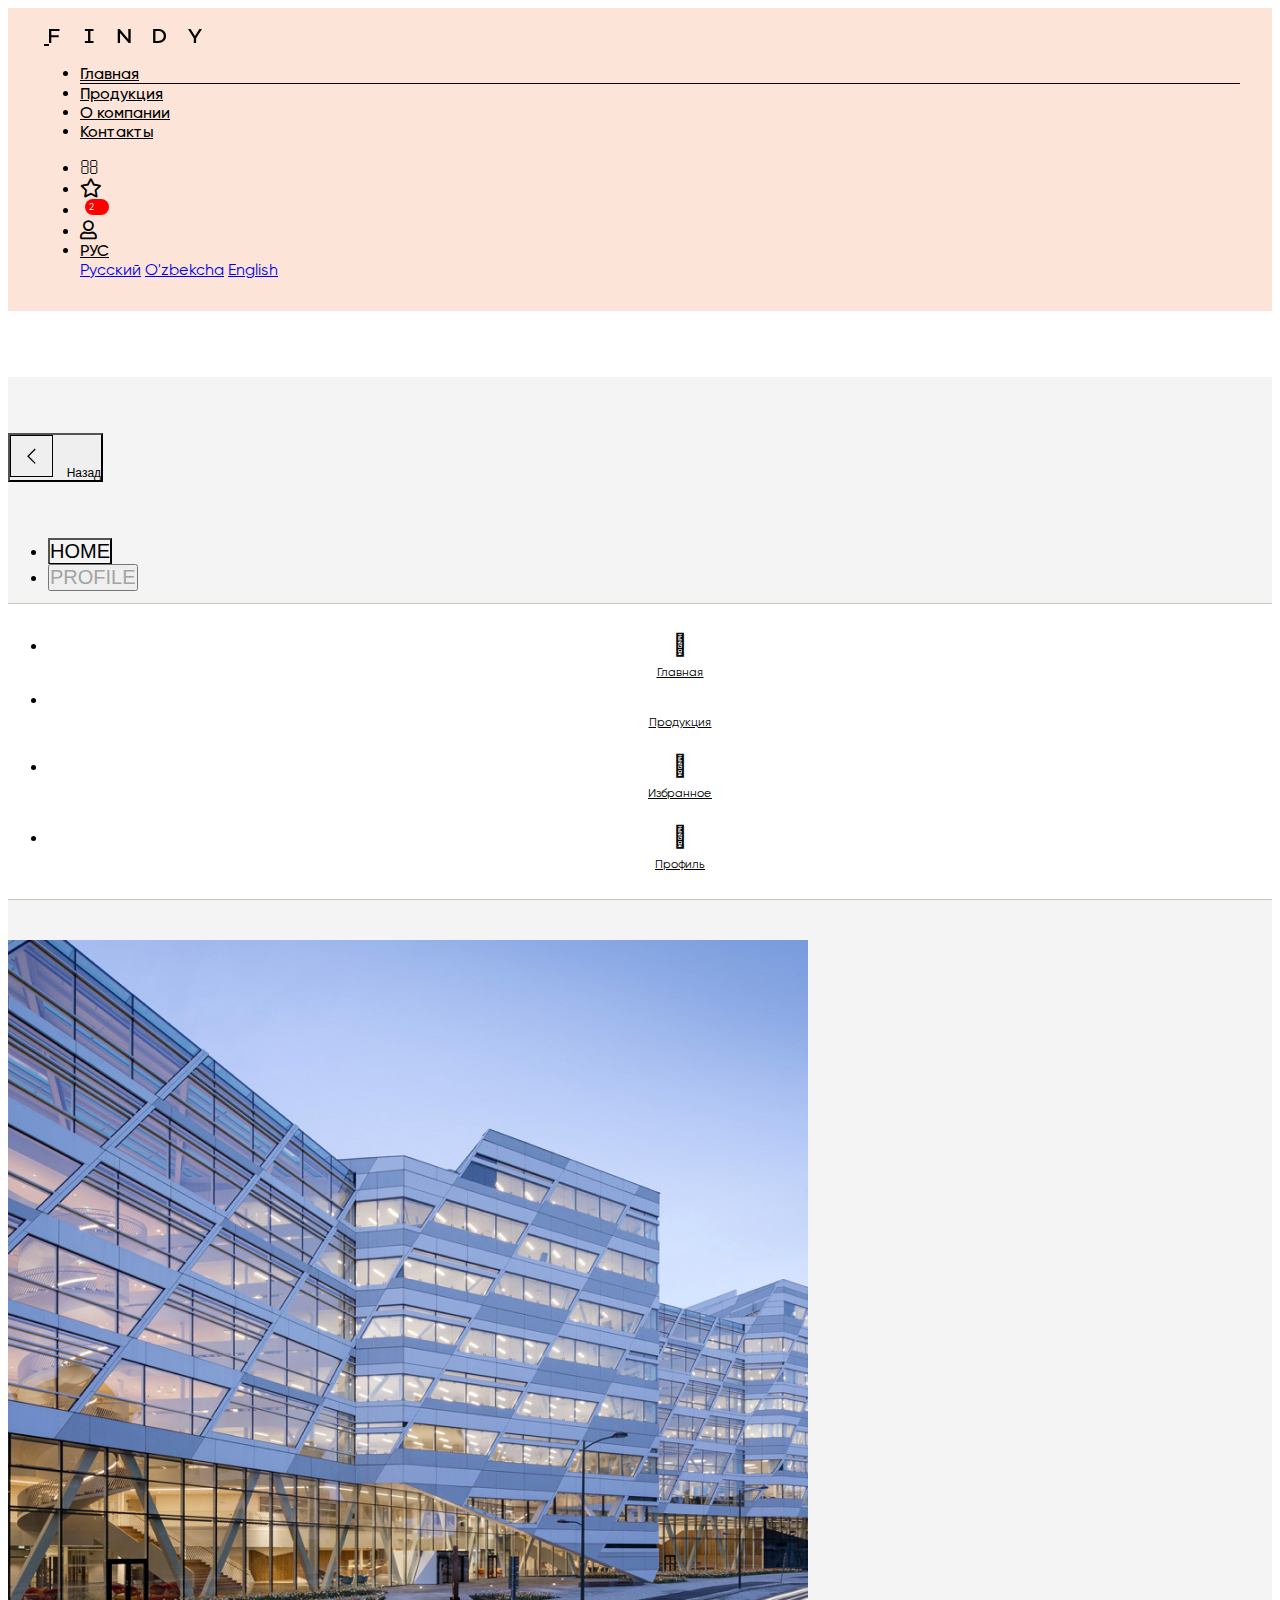
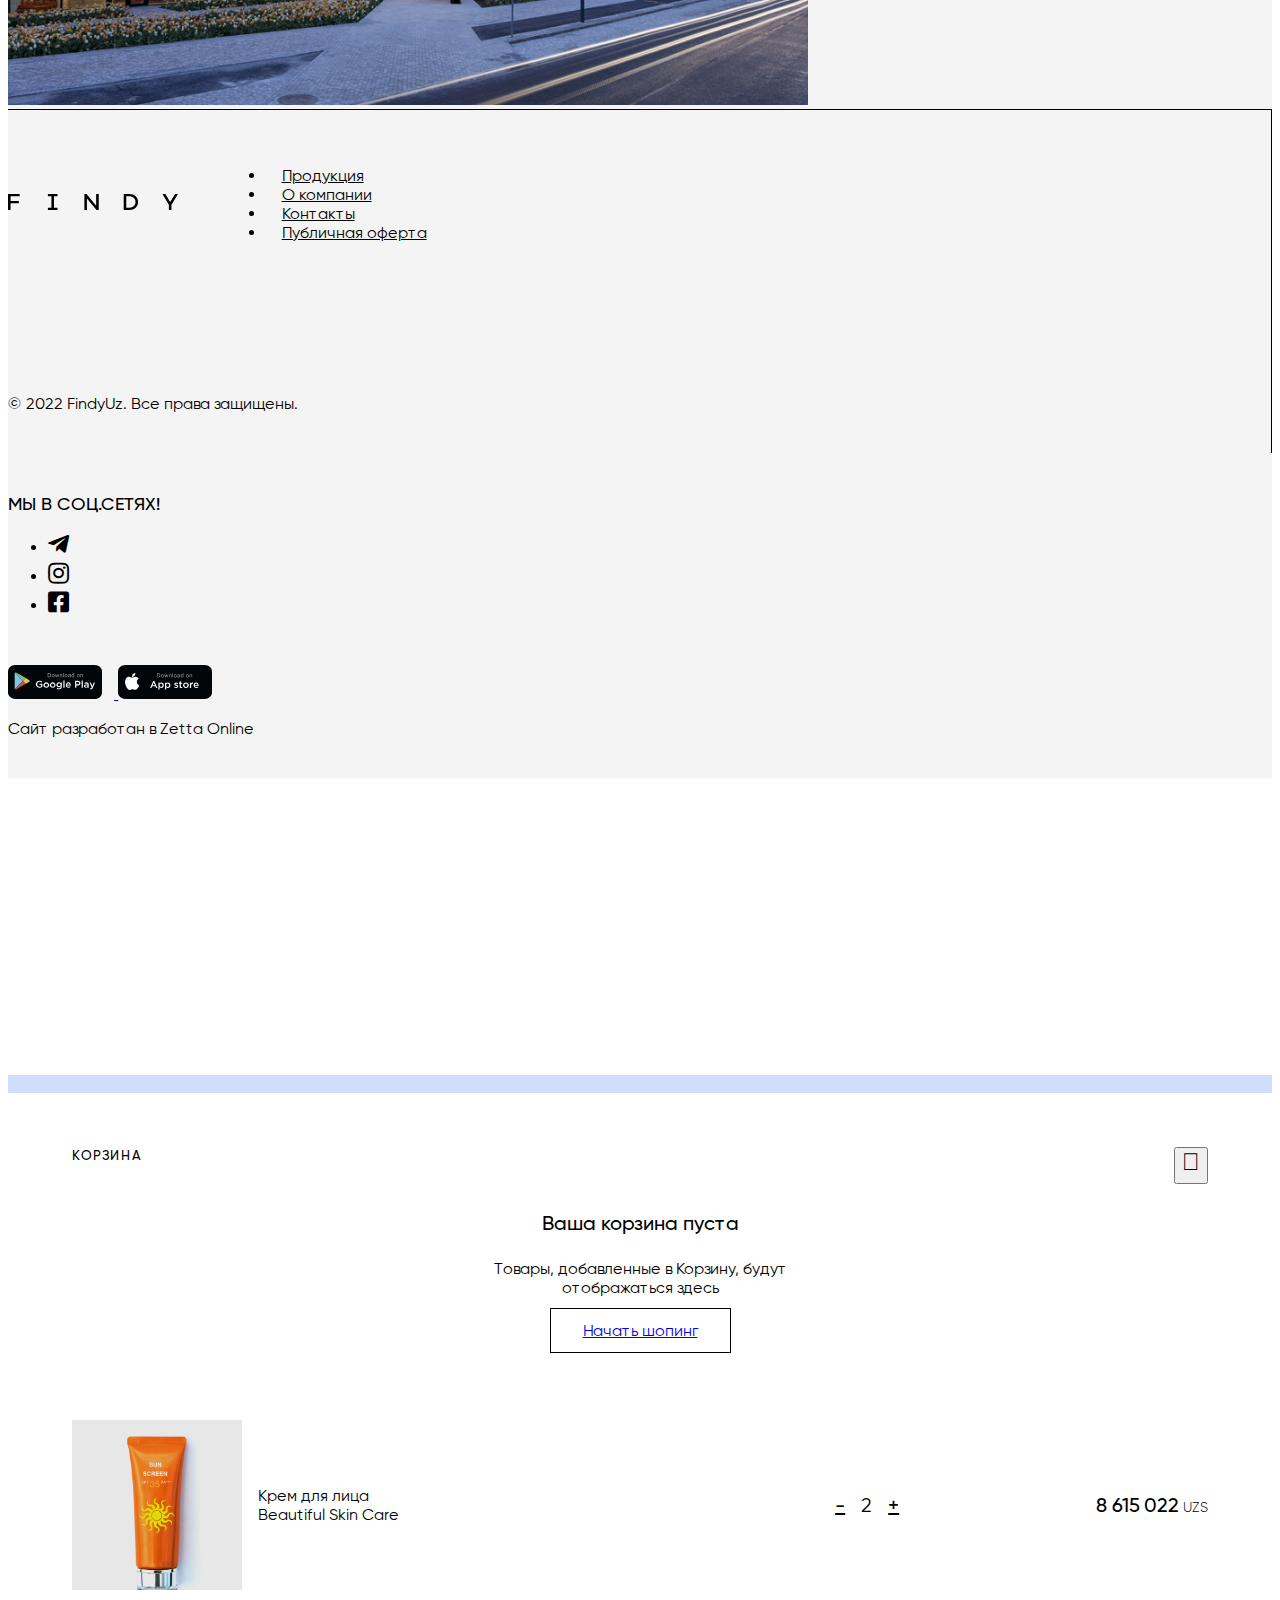
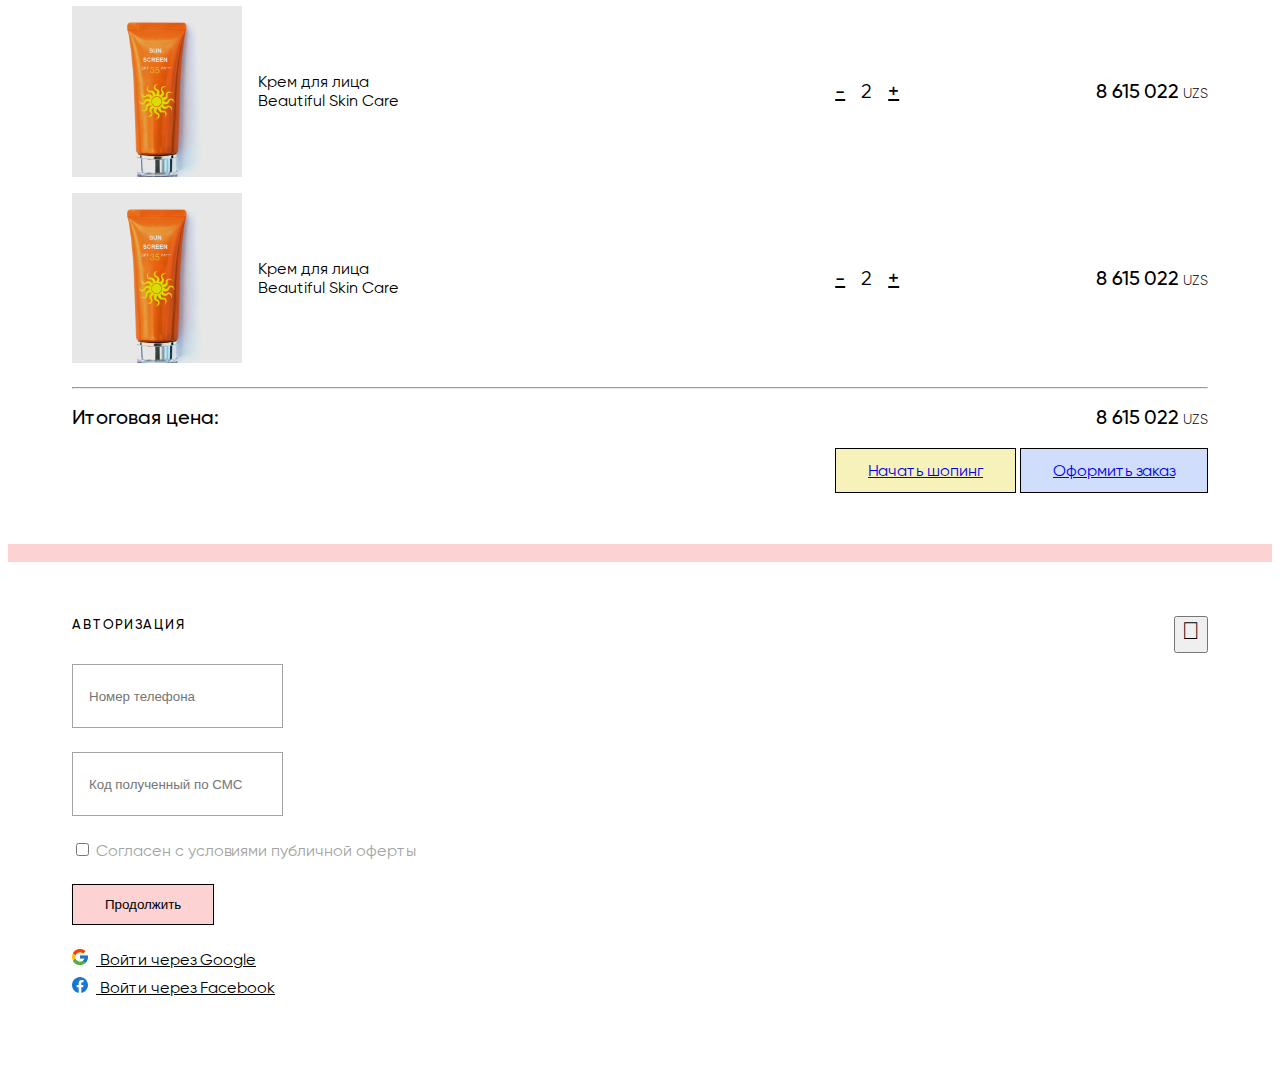
<file: about.html>
<!DOCTYPE html>
<html lang="ru">

<head>
  <meta charset="UTF-8" />
  <meta http-equiv="X-UA-Compatible" content="IE=edge" />
  <meta name="viewport" content="width=device-width, initial-scale=1.0, maximum-scale=1.0, user-scalable=no" />

  <link rel="stylesheet" href="https://cdn.jsdelivr.net/npm/bootstrap@4.6.1/dist/css/bootstrap.min.css"
    integrity="sha384-zCbKRCUGaJDkqS1kPbPd7TveP5iyJE0EjAuZQTgFLD2ylzuqKfdKlfG/eSrtxUkn" crossorigin="anonymous" />

  <link rel="stylesheet" href="https://pro.fontawesome.com/releases/v5.15.4/css/all.css" />
  <link rel="stylesheet" href="fonts/stylesheet.css" />
  <link rel="stylesheet" href="css/style.css" />
  <link rel="stylesheet" href="css/media.css" />

  <title>Findy</title>
</head>

<body>
  <header class="gray-bg">
    <nav class="navbar navbar-expand-lg navbar-light fixed-top findy-navbar bg-pink">
      <div class="container">
        <a class="navbar-bars d-sm-block d-md-none" href="#" data-toggle="modal" data-target="#mobileModal">
          <i class="far fa-bars"></i>
        </a>
        <a class="navbar-brand" href="#">
          <img src="img/logo.svg" alt="Findy" />
        </a>
        <ul class="navbar-nav mx-auto sm-hide">
          <li class="nav-item active">
            <a class="nav-link" href="#">Главная</a>
          </li>
          <li class="nav-item">
            <a class="nav-link" href="#">Продукция</a>
          </li>
          <li class="nav-item">
            <a class="nav-link" href="#">О компании</a>
          </li>
          </li>
          <li class="nav-item">
            <a class="nav-link" href="#">Контакты</a>
          </li>
        </ul>
        <ul class="navbar-nav">
          <li class="nav-item">
            <a class="nav-link" href="#">
              <i class="far fa-search"></i>
            </a>
          </li>
          <li class="nav-item sm-hide">
            <a class="nav-link" href="#">
              <i class="far fa-star"></i>
            </a>
          </li>
          <li class="nav-item">
            <a class="nav-link" href="#" data-toggle="modal" data-target="#cartModal">
              <i class="far fa-shopping-bag"></i>
              <span class="badge badge-cart">2</span>
            </a>
          </li>
          <li class="nav-item sm-hide">
            <a class="nav-link" href="#" data-toggle="modal" data-target="#authModal">
              <i class="far fa-user"></i>
            </a>
          </li>
          <li class="nav-item dropdown mr-0 sm-hide">
            <a class="nav-link dropdown-toggle" href="#" id="navbarDropdown" role="button" data-toggle="dropdown"
              aria-expanded="false">
              РУС
            </a>
            <div class="dropdown-menu dropdown-menu-right" aria-labelledby="navbarDropdown">
              <a class="dropdown-item" href="#">Русский</a>
              <a class="dropdown-item" href="#">O'zbekcha</a>
              <a class="dropdown-item" href="#">English</a>
            </div>
          </li>
        </ul>
      </div>
    </nav>
  </header>

  <main class="gray-bg position-relative">
    <div class="container">
      <div class="es-back-btn-wrapper">
        <button class="btn">
          <img class="es-back-ic" src="/img/ic_back.svg" alt="back">
          <span class="es-back-btn-text">Назад</span>
        </button>
      </div>
      <div class="row">
        <div class="col-4  pb-120">
          <ul class="nav nav-tabs es-nav-tabs border-0" id="myTab" role="tablist">
            <li class="nav-item" role="presentation">
              <button class="nav-link tab-btn active border-0 tab-btn page-main-title bg-transparent" id="home-tab" data-toggle="tab"
                data-target="#home" type="button" role="tab" aria-controls="home" aria-selected="true">Home</button>
            </li>
            <li class="nav-item" role="presentation">
              <button class="nav-link tab-btn border-0 tab-btn page-main-title bg-transparent" id="profile-tab" data-toggle="tab"
                data-target="#profile" type="button" role="tab" aria-controls="profile"
                aria-selected="false">Profile</button>
            </li>
          </ul>
          <div class="tab-content" id="myTabContent">
            <div class="tab-pane fade show active" id="home" role="tabpanel" aria-labelledby="home-tab">
              Мы занимаемся профессиональной косметикой более 10 лет и для наших любимых клиентов выбираем только все
              самое лучшие.
              <br>
              Миссия нашей компании - уверенность женщине в силе собственной красоты, возможность выразить свою
              индивидуальность.
              <br>
              Наш интернет магазин предлагает качественную профессиональную косметику. Мы заботимся о своей репутации,
              поддерживаем ее, а потому тщательно подходим к выбору партнеров. На сайте нашего магазина представлены
              ведущие мировые бренды косметики. Весь представленный товар соответствуют высоким стандартам качества
              стран ЕС и США.
              <br>
              Ассортимент нашего магазина составляет более 20 000 единиц товара ведущих брендов Австралии, США, ЕС и
              других стран.
            </div>
            <div class="tab-pane fade"  id="profile" role="tabpanel" aria-labelledby="profile-tab">
              Мы занимаемся профессиональной косметикой более 10 лет и для наших любимых клиентов выбираем только все
              самое лучшие.
              <br>
              Миссия нашей компании - уверенность женщине в силе собственной красоты, возможность выразить свою
              индивидуальность.
              <br>
              Наш интернет магазин предлагает качественную профессиональную косметику. Мы заботимся о своей репутации,
              поддерживаем ее, а потому тщательно подходим к выбору партнеров. На сайте нашего магазина представлены
              ведущие мировые бренды косметики. Весь представленный товар соответствуют высоким стандартам качества
              стран ЕС и США.
            </div>
          </div>

        </div>
      </div>
    </div>
    <div class="about-map position-absolute">
      <img class="company-image" src="/img/company.jpg" alt="company photo">
    </div>
  </main>

  <footer class="gray-bg">
    <div class="container">
      <div class="row">
        <div class="col-md-9">
          <div class="footer-left">
            <div class="footer-content">
              <a href="#" class="footer-logo">
                <img src="img/logo.svg" height="16" />
              </a>
              <ul class="nav">
                <li class="nav-item">
                  <a class="nav-link" href="#">Продукция</a>
                </li>
                <li class="nav-item">
                  <a class="nav-link" href="#">О компании</a>
                </li>
                </li>
                <li class="nav-item">
                  <a class="nav-link" href="#">Контакты</a>
                </li>
                <li class="nav-item">
                  <a class="nav-link" href="#">Публичная оферта</a>
                </li>
              </ul>
            </div>
            <div class="copyright">
              © 2022 FindyUz. Все права защищены.
            </div>
          </div>
        </div>
        <div class="col-md-3">
          <div class="footer-right">
            <div class="footer-title">МЫ В СОЦ.СЕТЯХ!</div>
            <ul class="nav socials">
              <li>
                <a href="https://t.me/findyuz_bot">
                  <i class="fab fa-telegram-plane"></i>
                </a>
              </li>
              <li>
                <a href="https://www.instagram.com/findy.uz">
                  <i class="fab fa-instagram"></i>
                </a>
              </li>
              <li>
                <a href="https://www.facebook.com/findy.uz">
                  <i class="fab fa-facebook-square"></i>
                </a>
              </li>
            </ul>

            <div class="apps">
              <a href="#">
                <img src="img/gp.svg" />
              </a>
              <a href="#">
                <img src="img/as.svg" />
              </a>
            </div>
            <div class="developed">
              Сайт разработан в Zetta Online
            </div>
          </div>
        </div>
      </div>
    </div>
  </footer>

  <!-- Mobile Tabs -->
  <div class="mobile-nav d-lg-none">
    <ul class="nav">
      <li class="nav-item">
        <a class="nav-link active" href="/">
          <i class="fal fa-home"></i>
          <span>Главная</span>
        </a>
      </li>
      <li class="nav-item">
        <a class="nav-link" href="/menu">
          <i class="fal fa-acorn"></i>
          <span>Продукция</span>
        </a>
      </li>
      <li class="nav-item">
        <a class="nav-link" href="#">
          <i class="fal fa-star"></i>
          <span>Избранное</span>
        </a>
      </li>
      <li class="nav-item">
        <a class="nav-link" href="#" data-toggle="modal" data-target="#authModal">
          <i class="fal fa-user"></i>
          <span>Профиль</span>
        </a>
      </li>
    </ul>
  </div>

  <!-- Cart Modal -->
  <div class="modal cart-modal fade" id="cartModal" tabindex="-1" aria-labelledby="cartModalLabel" aria-hidden="true">
    <div class="modal-dialog modal-lg modal-dialog-centered">
      <div class="modal-content">
        <div class="modal-header bg-blue"></div>
        <div class="modal-body">
          <div class="modal-header-block">
            <h5 class="modal-title" id="cartModalLabel">Корзина</h5>
            <button type="button" class="close" data-dismiss="modal" aria-label="Close">
              <i class="fal fa-times"></i>
            </button>
          </div>

          <div class="empty-cart d-none">
            <div class="ec-title">Ваша корзина пуста</div>
            <div class="ec-text">Товары, добавленные в Корзину, будут<br>отображаться здесь</div>
            <a href="#" class="btn findy-btn">Начать шопинг</a>
          </div>

          <div class="cart-list">
            <div class="cart-item">
              <div class="cart-img" style="background-image: url('img/product.jpg');"></div>
              <div class="cart-detail">
                <div class="cart-category">Крем для лица</div>
                <div class="cart-name">Beautiful Skin Care</div>
              </div>
              <div class="cart-control">
                <a href="#" class="cart-control-btn cart-minus">-</a>
                <span class="cart-quantity">2</span>
                <a href="#" class="cart-control-btn cart-plus">+</a>
              </div>
              <div class="cart-price">
                <span class="price">8 615 022</span>
                <span class="currency">UZS</span>
              </div>
            </div>
            <div class="cart-item">
              <div class="cart-img" style="background-image: url('img/product.jpg');"></div>
              <div class="cart-detail">
                <div class="cart-category">Крем для лица</div>
                <div class="cart-name">Beautiful Skin Care</div>
              </div>
              <div class="cart-control">
                <a href="#" class="cart-control-btn cart-minus">-</a>
                <span class="cart-quantity">2</span>
                <a href="#" class="cart-control-btn cart-plus">+</a>
              </div>
              <div class="cart-price">
                <span class="price">8 615 022</span>
                <span class="currency">UZS</span>
              </div>
            </div>
            <div class="cart-item">
              <div class="cart-img" style="background-image: url('img/product.jpg');"></div>
              <div class="cart-detail">
                <div class="cart-category">Крем для лица</div>
                <div class="cart-name">Beautiful Skin Care</div>
              </div>
              <div class="cart-control">
                <a href="#" class="cart-control-btn cart-minus">-</a>
                <span class="cart-quantity">2</span>
                <a href="#" class="cart-control-btn cart-plus">+</a>
              </div>
              <div class="cart-price">
                <span class="price">8 615 022</span>
                <span class="currency">UZS</span>
              </div>
            </div>
          </div>

          <hr>

          <div class="cart-total">
            <div class="cart-total-title">
              Итоговая цена:
            </div>
            <div class="cart-total-price">
              <span class="price">8 615 022</span> <span class="currency">UZS</span>
            </div>
          </div>

          <div class="cart-btns">
            <a href="#" class="btn findy-btn bg-yellow mr-2">Начать шопинг</a>
            <a href="#" class="btn findy-btn bg-purple">Оформить заказ</a>
          </div>
        </div>
      </div>
    </div>
  </div>

  <!-- Auth Modal -->
  <div class="modal fade" id="authModal" tabindex="-1" aria-labelledby="authModalLabel" aria-hidden="true">
    <div class="modal-dialog modal modal-dialog-centered">
      <div class="modal-content">
        <div class="modal-header bg-red"></div>
        <div class="modal-body">
          <div class="modal-header-block">
            <h5 class="modal-title" id="cartModalLabel">Авторизация</h5>
            <button type="button" class="close" data-dismiss="modal" aria-label="Close">
              <i class="fal fa-times"></i>
            </button>
          </div>
          <form>
            <div class="form-group">
              <input type="text" class="form-control" placeholder="Номер телефона">
            </div>
            <div class="form-group d-none">
              <input type="number" class="form-control" placeholder="Код полученный по СМС" maxlength="6">
            </div>
            <div class="form-check agreement-check">
              <input class="form-check-input" type="checkbox" value="" id="defaultCheck1">
              <label class="form-check-label" for="defaultCheck1">
                Согласен с условиями публичной оферты
              </label>
            </div>
            <div class="form-group">
              <button type="submit" class="btn findy-btn bg-red w-100">Продолжить</button>
            </div>
          </form>
          <div class="social-auth">
            <div class="via-google">
              <a href="#">
                <img src="img/ic_google.svg" /> Войти через Google
              </a>
            </div>
            <div class="via-facebook">
              <a href="#">
                <img src="img/ic_facebook.svg" /> Войти через Facebook
              </a>
            </div>
          </div>
        </div>
      </div>
    </div>
  </div>

  <script src="https://cdn.jsdelivr.net/npm/jquery@3.5.1/dist/jquery.slim.min.js"
    integrity="sha384-DfXdz2htPH0lsSSs5nCTpuj/zy4C+OGpamoFVy38MVBnE+IbbVYUew+OrCXaRkfj"
    crossorigin="anonymous"></script>
  <script src="https://cdn.jsdelivr.net/npm/bootstrap@4.6.1/dist/js/bootstrap.bundle.min.js"
    integrity="sha384-fQybjgWLrvvRgtW6bFlB7jaZrFsaBXjsOMm/tB9LTS58ONXgqbR9W8oWht/amnpF"
    crossorigin="anonymous"></script>
</body>
</body>

</html>
</file>
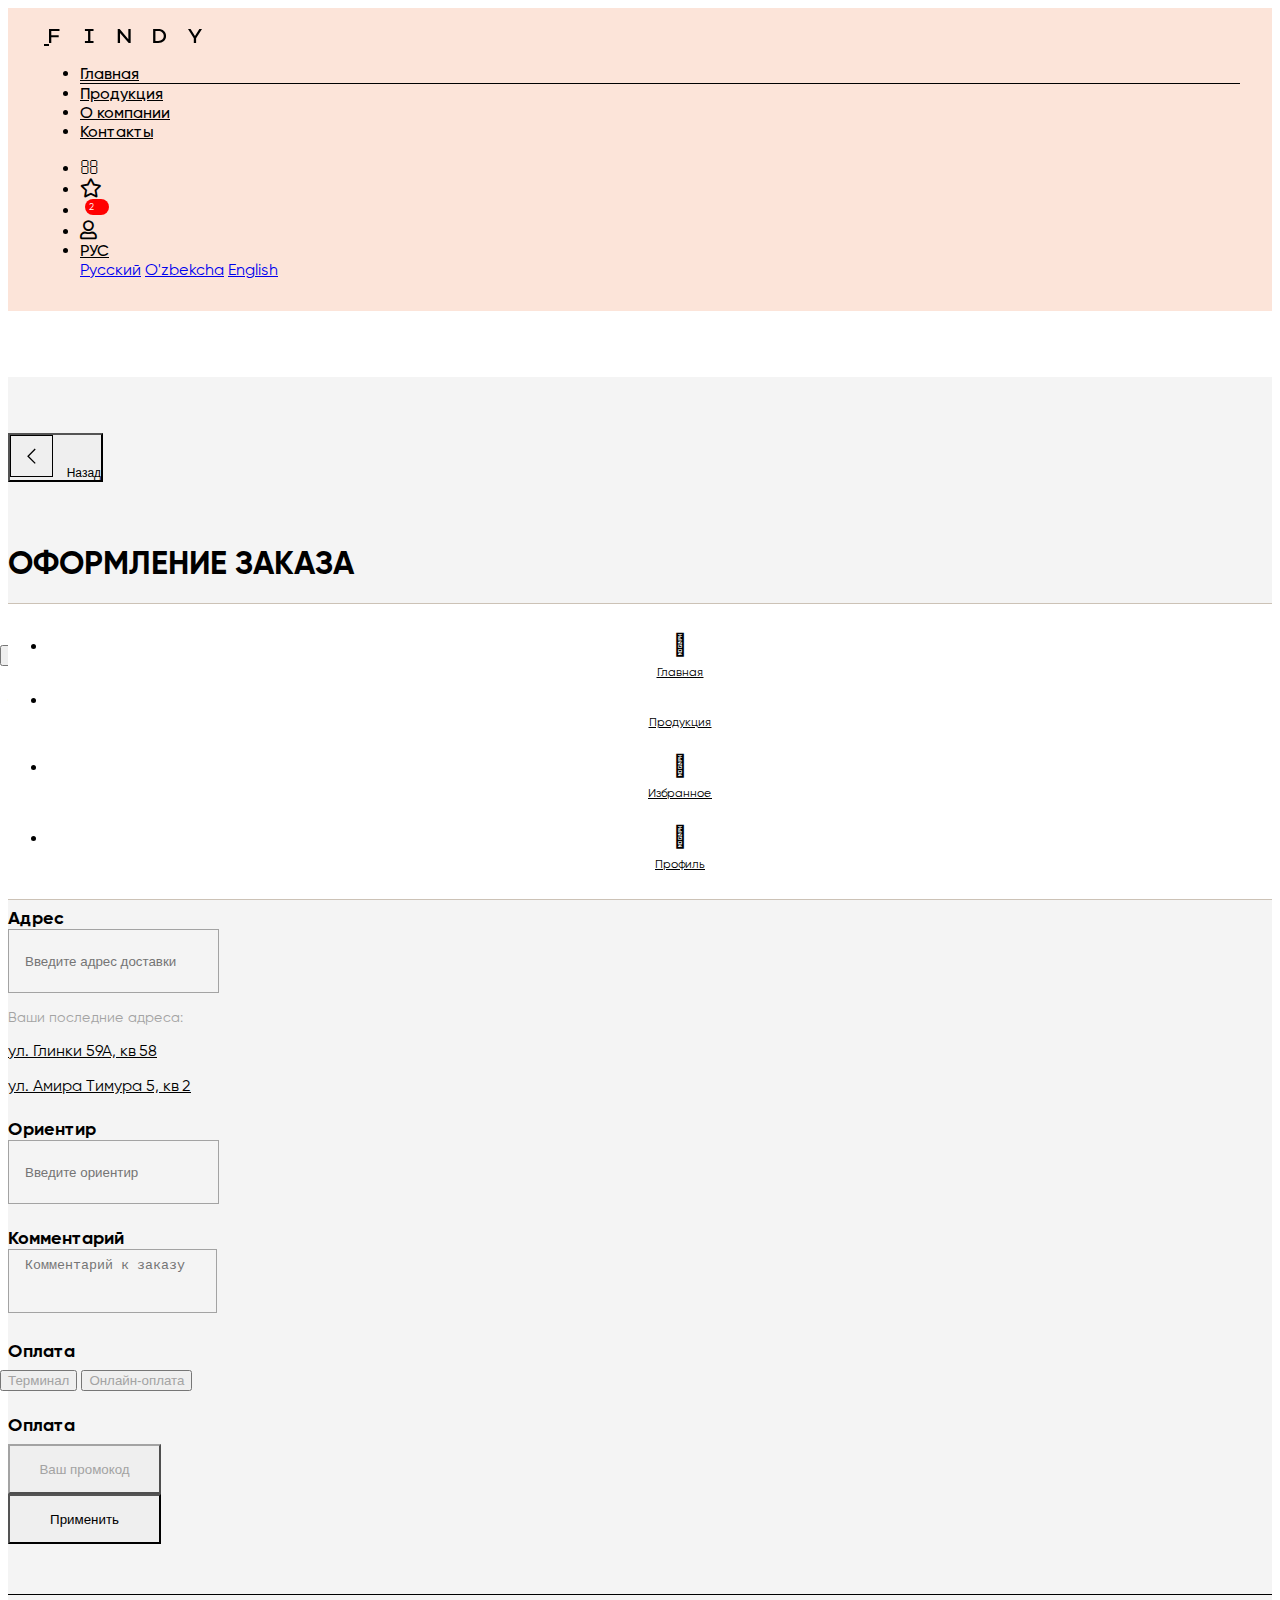
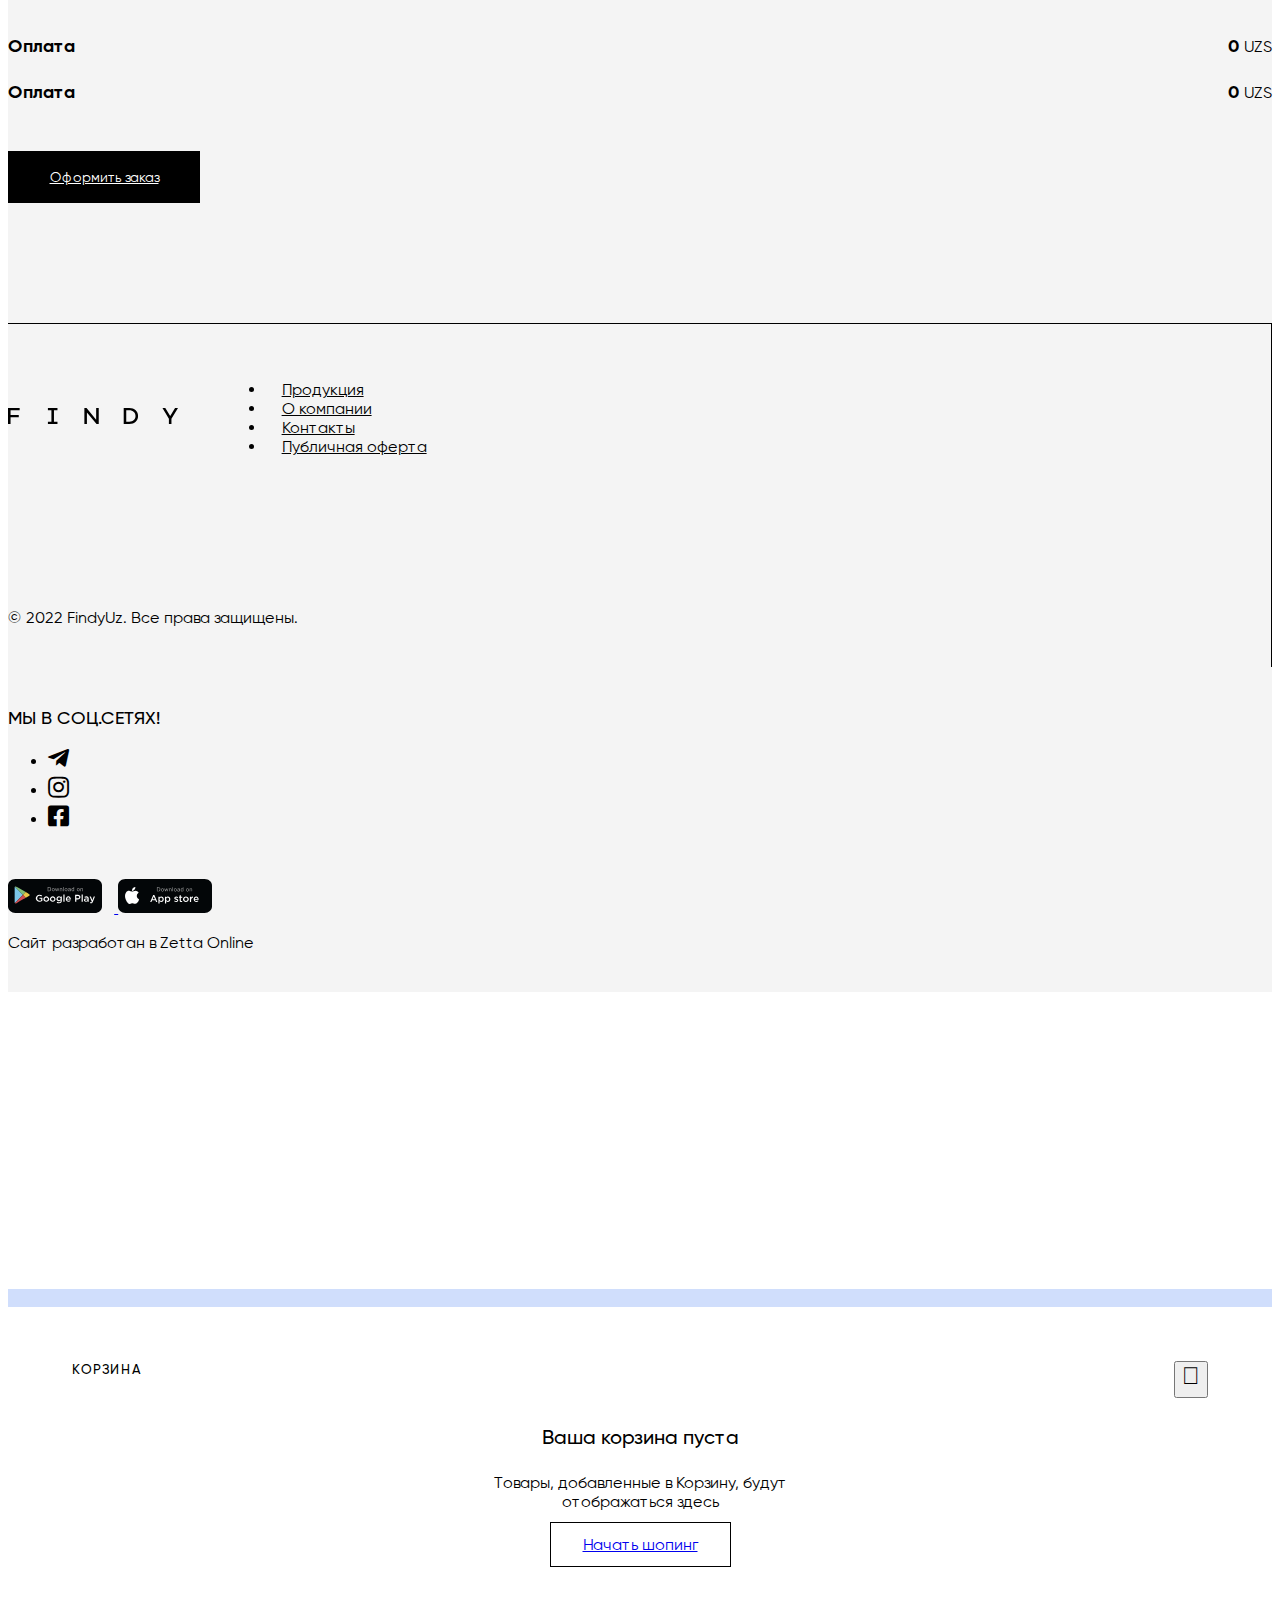
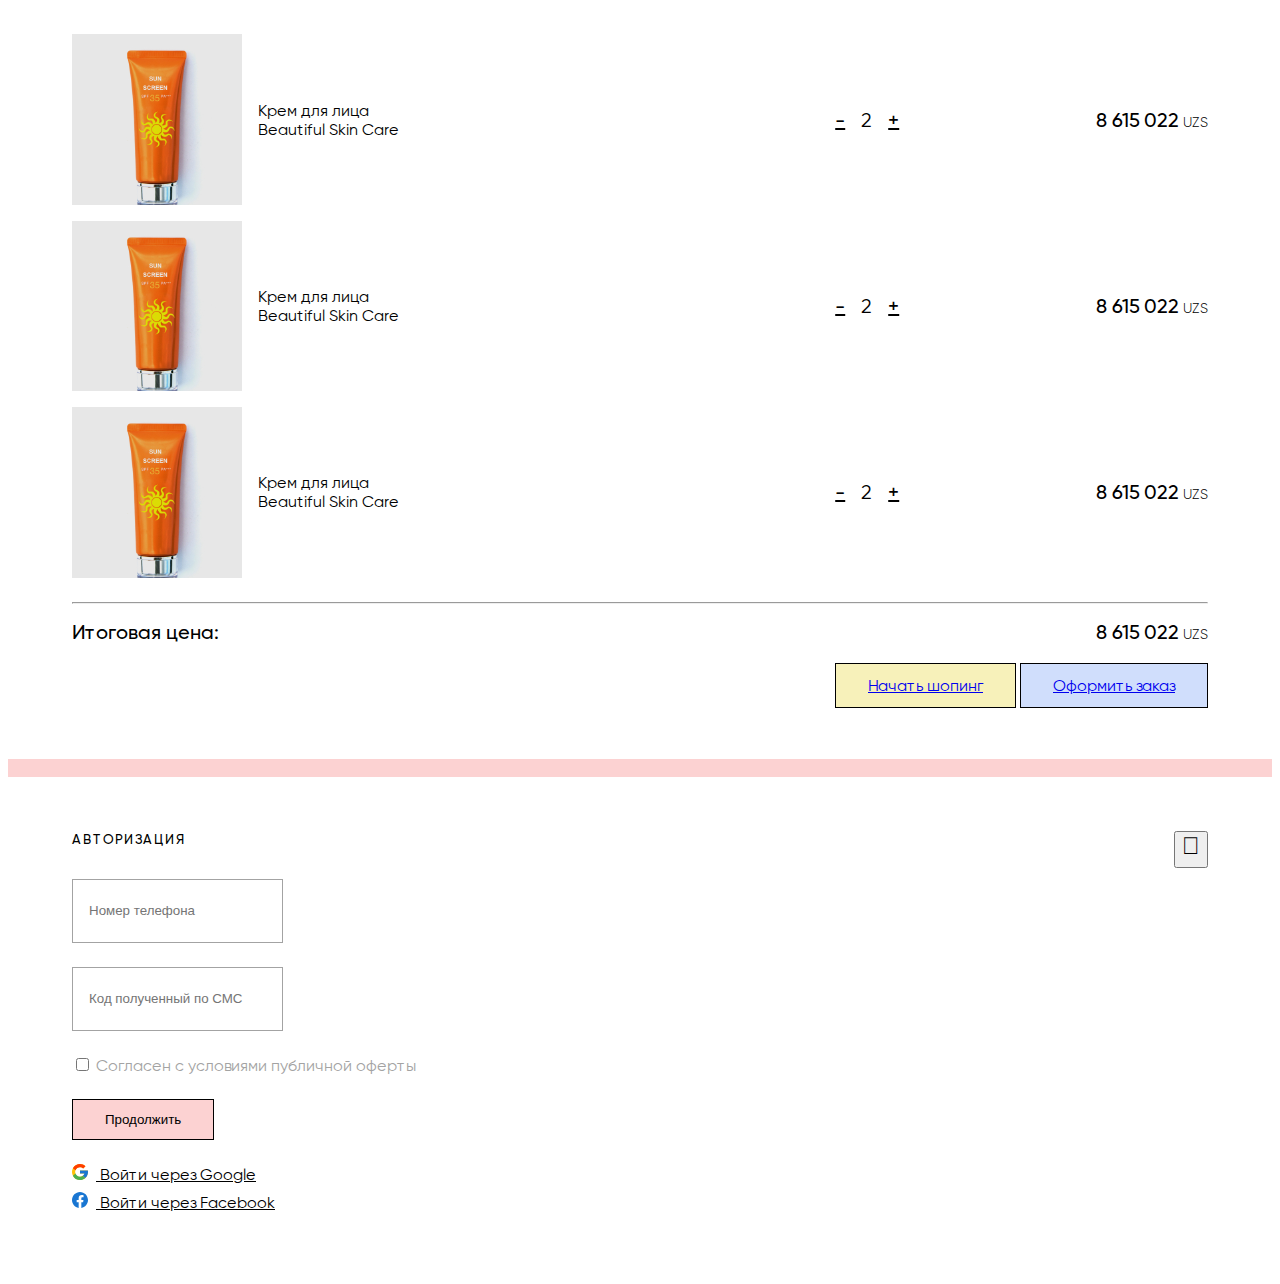
<file: checkout.html>
<!DOCTYPE html>
<html lang="ru">

<head>
  <meta charset="UTF-8" />
  <meta http-equiv="X-UA-Compatible" content="IE=edge" />
  <meta name="viewport" content="width=device-width, initial-scale=1.0, maximum-scale=1.0, user-scalable=no" />

  <link rel="stylesheet" href="https://cdn.jsdelivr.net/npm/bootstrap@4.6.1/dist/css/bootstrap.min.css"
    integrity="sha384-zCbKRCUGaJDkqS1kPbPd7TveP5iyJE0EjAuZQTgFLD2ylzuqKfdKlfG/eSrtxUkn" crossorigin="anonymous" />
  <link rel="stylesheet" href="https://pro.fontawesome.com/releases/v5.15.4/css/all.css" />
  <link rel="stylesheet" href="fonts/stylesheet.css" />
  <link rel="stylesheet" href="css/style.css" />
  <link rel="stylesheet" href="css/media.css" />

  <title>Findy</title>
</head>

<body>
  <header class="gray-bg">
    <nav class="navbar navbar-expand-lg navbar-light fixed-top findy-navbar bg-pink">
      <div class="container">
        <a class="navbar-bars d-sm-block d-md-none" href="#" data-toggle="modal" data-target="#mobileModal">
          <i class="far fa-bars"></i>
        </a>
        <a class="navbar-brand" href="#">
          <img src="img/logo.svg" alt="Findy" />
        </a>
        <ul class="navbar-nav mx-auto sm-hide">
          <li class="nav-item active">
            <a class="nav-link" href="#">Главная</a>
          </li>
          <li class="nav-item">
            <a class="nav-link" href="#">Продукция</a>
          </li>
          <li class="nav-item">
            <a class="nav-link" href="#">О компании</a>
          </li>
          </li>
          <li class="nav-item">
            <a class="nav-link" href="#">Контакты</a>
          </li>
        </ul>
        <ul class="navbar-nav">
          <li class="nav-item">
            <a class="nav-link" href="#">
              <i class="far fa-search"></i>
            </a>
          </li>
          <li class="nav-item sm-hide">
            <a class="nav-link" href="#">
              <i class="far fa-star"></i>
            </a>
          </li>
          <li class="nav-item">
            <a class="nav-link" href="#" data-toggle="modal" data-target="#cartModal">
              <i class="far fa-shopping-bag"></i>
              <span class="badge badge-cart">2</span>
            </a>
          </li>
          <li class="nav-item sm-hide">
            <a class="nav-link" href="#" data-toggle="modal" data-target="#authModal">
              <i class="far fa-user"></i>
            </a>
          </li>
          <li class="nav-item dropdown mr-0 sm-hide">
            <a class="nav-link dropdown-toggle" href="#" id="navbarDropdown" role="button" data-toggle="dropdown"
              aria-expanded="false">
              РУС
            </a>
            <div class="dropdown-menu dropdown-menu-right" aria-labelledby="navbarDropdown">
              <a class="dropdown-item" href="#">Русский</a>
              <a class="dropdown-item" href="#">O'zbekcha</a>
              <a class="dropdown-item" href="#">English</a>
            </div>
          </li>
        </ul>
      </div>
    </nav>
  </header>

  <main class="gray-bg position-relative  pb-120">
    <div class="container">
      <div class="row">
        <div class="col-5">
          <form action="#" class="user-checkout-info">
            <div class="user-checkout-inputs">
              <div class="es-back-btn-wrapper">
                <button class="btn">
                  <img class="es-back-ic" src="/img/ic_back.svg" alt="back">
                  <span class="es-back-btn-text">Назад</span>
                </button>
              </div>
              <h1 class="es-checkout-title">ОФОРМЛЕНИЕ ЗАКАЗА</h1>
              <h2 class="es-checkout-subtitle">Способ доставки</h2>
              <div class="checkout-options">
                <button class="btn light-grey-text active">Курьером</button>
                <button class="btn light-grey-text">Самовывоз</button>
              </div>
              <div class="input-container">
                <label for="f-name">ФИО</label>
                <input type="text" id="f-name" placeholder="Введите Имя" class="form-control">
              </div>
              <div class="input-container">
                <label for="user-phone">Номер телефона</label>
                <input id="user-phone" type="text" placeholder="+998__ ___-__-__" class="form-control">
              </div>
              <div class="input-container address-input">
                <label for="user-phone">Адрес</label>
                <input id="user-phone" type="text" placeholder="Введите адрес доставки" class="form-control">
              </div>
              <div class="input-container">
                <h3 class="light-grey-text final-address-title">Ваши последние адреса:</h3>
                <p class="final-address">ул. Глинки 59А, кв 58</p>
                <p class="final-address">ул. Амира Тимура 5, кв 2</p>
              </div>
              <div class="input-container">
                <label for="referance-point">Ориентир</label>
                <input type="text" id="referance-point" placeholder="Введите ориентир" class="form-control">
              </div>
              <div class="input-container">
                <label for="comment">Комментарий</label>
                <textarea id="comment" class="form-control" rows="8" placeholder="Комментарий к заказу"></textarea>
              </div>
              <h2 class="es-checkout-subtitle">Оплата</h2>
              <div class="checkout-options">
                <button class="btn active light-grey-text">Терминал</button>
                <button class="btn light-grey-text">Онлайн-оплата</button>
              </div>
              <h2 class="es-checkout-subtitle">Оплата</h2>
              <div class="d-flex">
                <button class="btn es-gray-btn light-grey-text">Ваш промокод</button>
                <button class="btn es-gray-btn light-grey-text active">Применить</button>
              </div>
            </div>
            <div class="order-final-details">
              <div class="order-final-detail mb-3">
                <h2 class="es-checkout-subtitle mb-0">Оплата</h2>
                <div>
                  <span class="es-checkout-subtitle mb-0">0</span>
                  <span class="currency">UZS</span>
                </div>
              </div>
              <div class="order-final-detail">
                <h2 class="es-checkout-subtitle mb-0">Оплата</h2>
                <div>
                  <span class="es-checkout-subtitle mb-0">0</span>
                  <span class="currency">UZS</span>
                </div>
              </div>
            </div>
            <a href="#" class="confirm-order-btn">Оформить заказ</a>
          </form>
        </div>
      </div>
    </div>
    <div class="checkout-map bg-purple position-absolute">

    </div>
  </main>

  <footer class="gray-bg">
    <div class="container">
      <div class="row">
        <div class="col-md-9">
          <div class="footer-left">
            <div class="footer-content">
              <a href="#" class="footer-logo">
                <img src="img/logo.svg" height="16" />
              </a>
              <ul class="nav">
                <li class="nav-item">
                  <a class="nav-link" href="#">Продукция</a>
                </li>
                <li class="nav-item">
                  <a class="nav-link" href="#">О компании</a>
                </li>
                </li>
                <li class="nav-item">
                  <a class="nav-link" href="#">Контакты</a>
                </li>
                <li class="nav-item">
                  <a class="nav-link" href="#">Публичная оферта</a>
                </li>
              </ul>
            </div>
            <div class="copyright">
              © 2022 FindyUz. Все права защищены.
            </div>
          </div>
        </div>
        <div class="col-md-3">
          <div class="footer-right">
            <div class="footer-title">МЫ В СОЦ.СЕТЯХ!</div>
            <ul class="nav socials">
              <li>
                <a href="https://t.me/findyuz_bot">
                  <i class="fab fa-telegram-plane"></i>
                </a>
              </li>
              <li>
                <a href="https://www.instagram.com/findy.uz">
                  <i class="fab fa-instagram"></i>
                </a>
              </li>
              <li>
                <a href="https://www.facebook.com/findy.uz">
                  <i class="fab fa-facebook-square"></i>
                </a>
              </li>
            </ul>

            <div class="apps">
              <a href="#">
                <img src="img/gp.svg" />
              </a>
              <a href="#">
                <img src="img/as.svg" />
              </a>
            </div>
            <div class="developed">
              Сайт разработан в Zetta Online
            </div>
          </div>
        </div>
      </div>
    </div>
  </footer>

  <!-- Mobile Tabs -->
  <div class="mobile-nav d-lg-none">
    <ul class="nav">
      <li class="nav-item">
        <a class="nav-link active" href="/">
          <i class="fal fa-home"></i>
          <span>Главная</span>
        </a>
      </li>
      <li class="nav-item">
        <a class="nav-link" href="/menu">
          <i class="fal fa-acorn"></i>
          <span>Продукция</span>
        </a>
      </li>
      <li class="nav-item">
        <a class="nav-link" href="#">
          <i class="fal fa-star"></i>
          <span>Избранное</span>
        </a>
      </li>
      <li class="nav-item">
        <a class="nav-link" href="#" data-toggle="modal" data-target="#authModal">
          <i class="fal fa-user"></i>
          <span>Профиль</span>
        </a>
      </li>
    </ul>
  </div>

  <!-- Cart Modal -->
  <div class="modal cart-modal fade" id="cartModal" tabindex="-1" aria-labelledby="cartModalLabel" aria-hidden="true">
    <div class="modal-dialog modal-lg modal-dialog-centered">
      <div class="modal-content">
        <div class="modal-header bg-blue"></div>
        <div class="modal-body">
          <div class="modal-header-block">
            <h5 class="modal-title" id="cartModalLabel">Корзина</h5>
            <button type="button" class="close" data-dismiss="modal" aria-label="Close">
              <i class="fal fa-times"></i>
            </button>
          </div>

          <div class="empty-cart d-none">
            <div class="ec-title">Ваша корзина пуста</div>
            <div class="ec-text">Товары, добавленные в Корзину, будут<br>отображаться здесь</div>
            <a href="#" class="btn findy-btn">Начать шопинг</a>
          </div>

          <div class="cart-list">
            <div class="cart-item">
              <div class="cart-img" style="background-image: url('img/product.jpg');"></div>
              <div class="cart-detail">
                <div class="cart-category">Крем для лица</div>
                <div class="cart-name">Beautiful Skin Care</div>
              </div>
              <div class="cart-control">
                <a href="#" class="cart-control-btn cart-minus">-</a>
                <span class="cart-quantity">2</span>
                <a href="#" class="cart-control-btn cart-plus">+</a>
              </div>
              <div class="cart-price">
                <span class="price">8 615 022</span>
                <span class="currency">UZS</span>
              </div>
            </div>
            <div class="cart-item">
              <div class="cart-img" style="background-image: url('img/product.jpg');"></div>
              <div class="cart-detail">
                <div class="cart-category">Крем для лица</div>
                <div class="cart-name">Beautiful Skin Care</div>
              </div>
              <div class="cart-control">
                <a href="#" class="cart-control-btn cart-minus">-</a>
                <span class="cart-quantity">2</span>
                <a href="#" class="cart-control-btn cart-plus">+</a>
              </div>
              <div class="cart-price">
                <span class="price">8 615 022</span>
                <span class="currency">UZS</span>
              </div>
            </div>
            <div class="cart-item">
              <div class="cart-img" style="background-image: url('img/product.jpg');"></div>
              <div class="cart-detail">
                <div class="cart-category">Крем для лица</div>
                <div class="cart-name">Beautiful Skin Care</div>
              </div>
              <div class="cart-control">
                <a href="#" class="cart-control-btn cart-minus">-</a>
                <span class="cart-quantity">2</span>
                <a href="#" class="cart-control-btn cart-plus">+</a>
              </div>
              <div class="cart-price">
                <span class="price">8 615 022</span>
                <span class="currency">UZS</span>
              </div>
            </div>
          </div>

          <hr>

          <div class="cart-total">
            <div class="cart-total-title">
              Итоговая цена:
            </div>
            <div class="cart-total-price">
              <span class="price">8 615 022</span> <span class="currency">UZS</span>
            </div>
          </div>

          <div class="cart-btns">
            <a href="#" class="btn findy-btn bg-yellow mr-2">Начать шопинг</a>
            <a href="#" class="btn findy-btn bg-purple">Оформить заказ</a>
          </div>
        </div>
      </div>
    </div>
  </div>

  <!-- Auth Modal -->
  <div class="modal fade" id="authModal" tabindex="-1" aria-labelledby="authModalLabel" aria-hidden="true">
    <div class="modal-dialog modal modal-dialog-centered">
      <div class="modal-content">
        <div class="modal-header bg-red"></div>
        <div class="modal-body">
          <div class="modal-header-block">
            <h5 class="modal-title" id="cartModalLabel">Авторизация</h5>
            <button type="button" class="close" data-dismiss="modal" aria-label="Close">
              <i class="fal fa-times"></i>
            </button>
          </div>
          <form>
            <div class="form-group">
              <input type="text" class="form-control" placeholder="Номер телефона">
            </div>
            <div class="form-group d-none">
              <input type="number" class="form-control" placeholder="Код полученный по СМС" maxlength="6">
            </div>
            <div class="form-check agreement-check">
              <input class="form-check-input" type="checkbox" value="" id="defaultCheck1">
              <label class="form-check-label" for="defaultCheck1">
                Согласен с условиями публичной оферты
              </label>
            </div>
            <div class="form-group">
              <button type="submit" class="btn findy-btn bg-red w-100">Продолжить</button>
            </div>
          </form>
          <div class="social-auth">
            <div class="via-google">
              <a href="#">
                <img src="img/ic_google.svg" /> Войти через Google
              </a>
            </div>
            <div class="via-facebook">
              <a href="#">
                <img src="img/ic_facebook.svg" /> Войти через Facebook
              </a>
            </div>
          </div>
        </div>
      </div>
    </div>
  </div>

  <script src="https://cdn.jsdelivr.net/npm/jquery@3.5.1/dist/jquery.slim.min.js"
    integrity="sha384-DfXdz2htPH0lsSSs5nCTpuj/zy4C+OGpamoFVy38MVBnE+IbbVYUew+OrCXaRkfj"
    crossorigin="anonymous"></script>
  <script src="https://cdn.jsdelivr.net/npm/bootstrap@4.6.1/dist/js/bootstrap.bundle.min.js"
    integrity="sha384-fQybjgWLrvvRgtW6bFlB7jaZrFsaBXjsOMm/tB9LTS58ONXgqbR9W8oWht/amnpF"
    crossorigin="anonymous"></script>
</body>

</html>
</file>
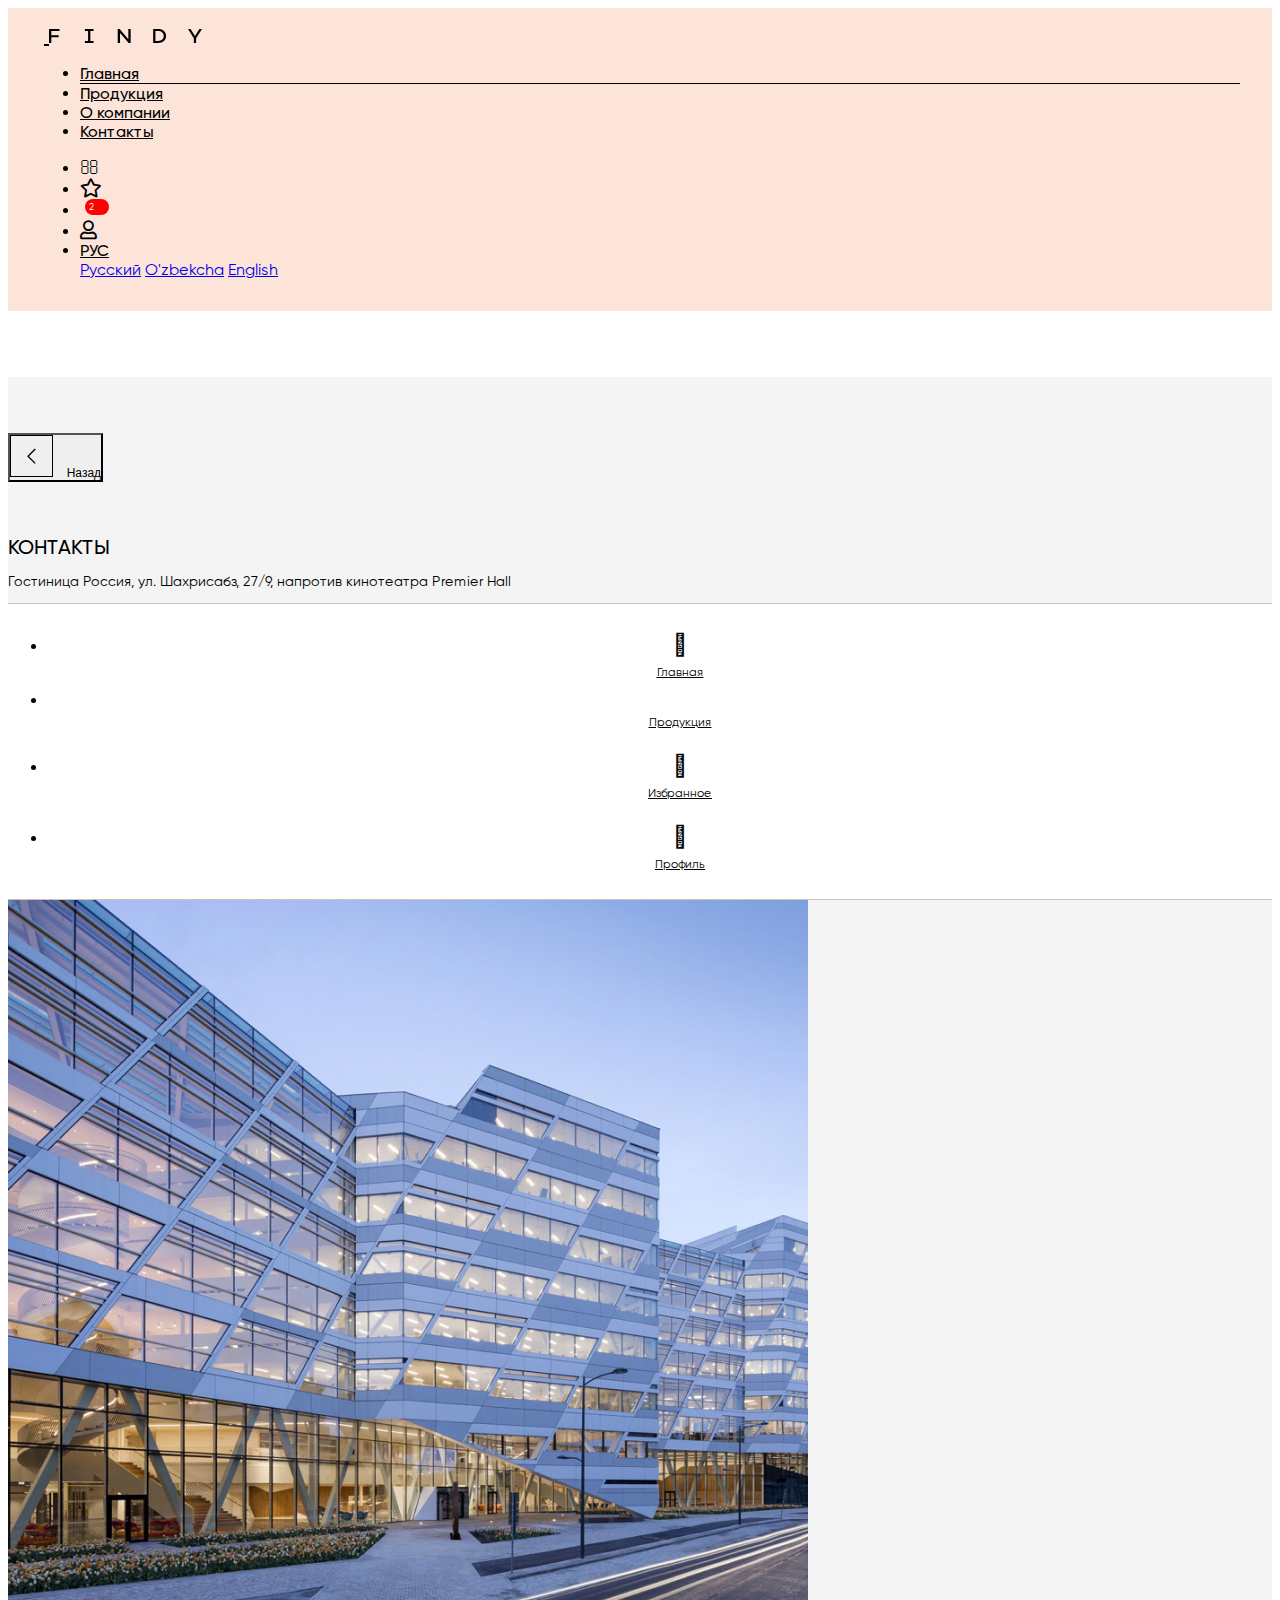
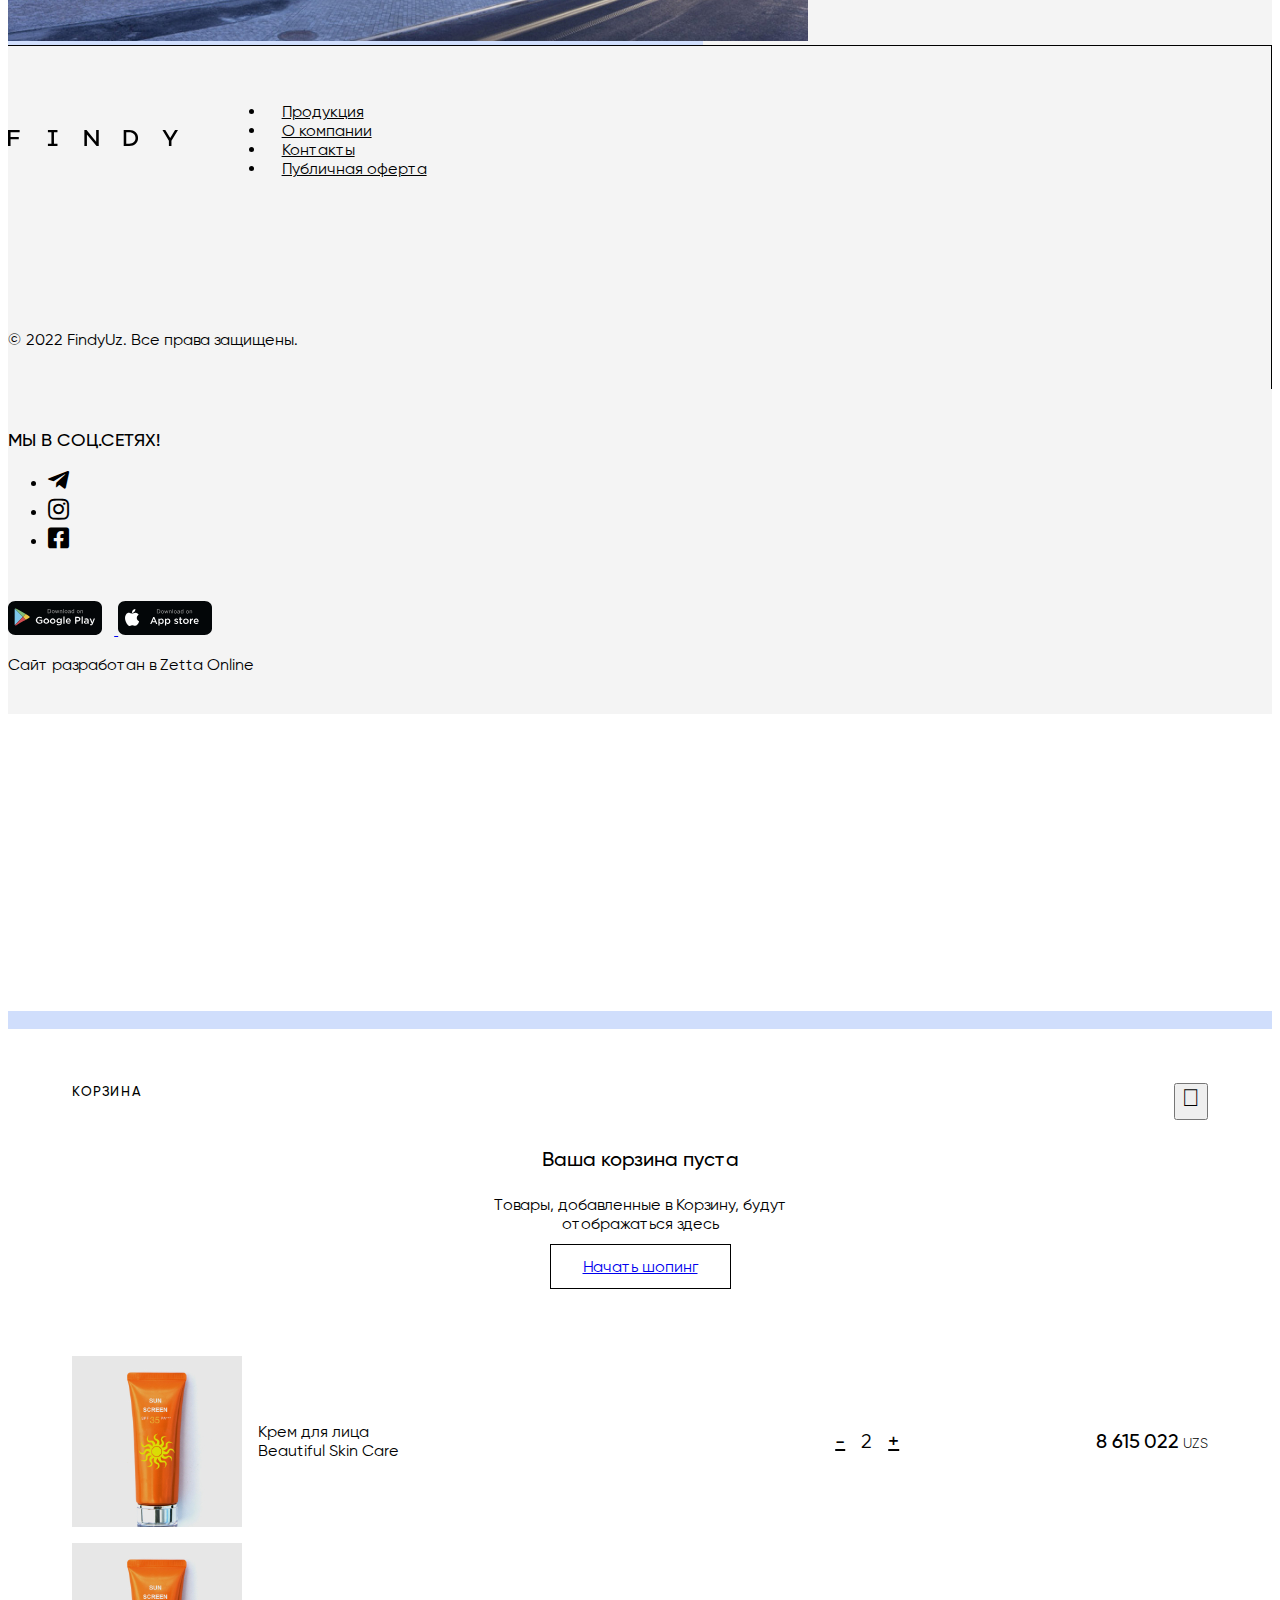
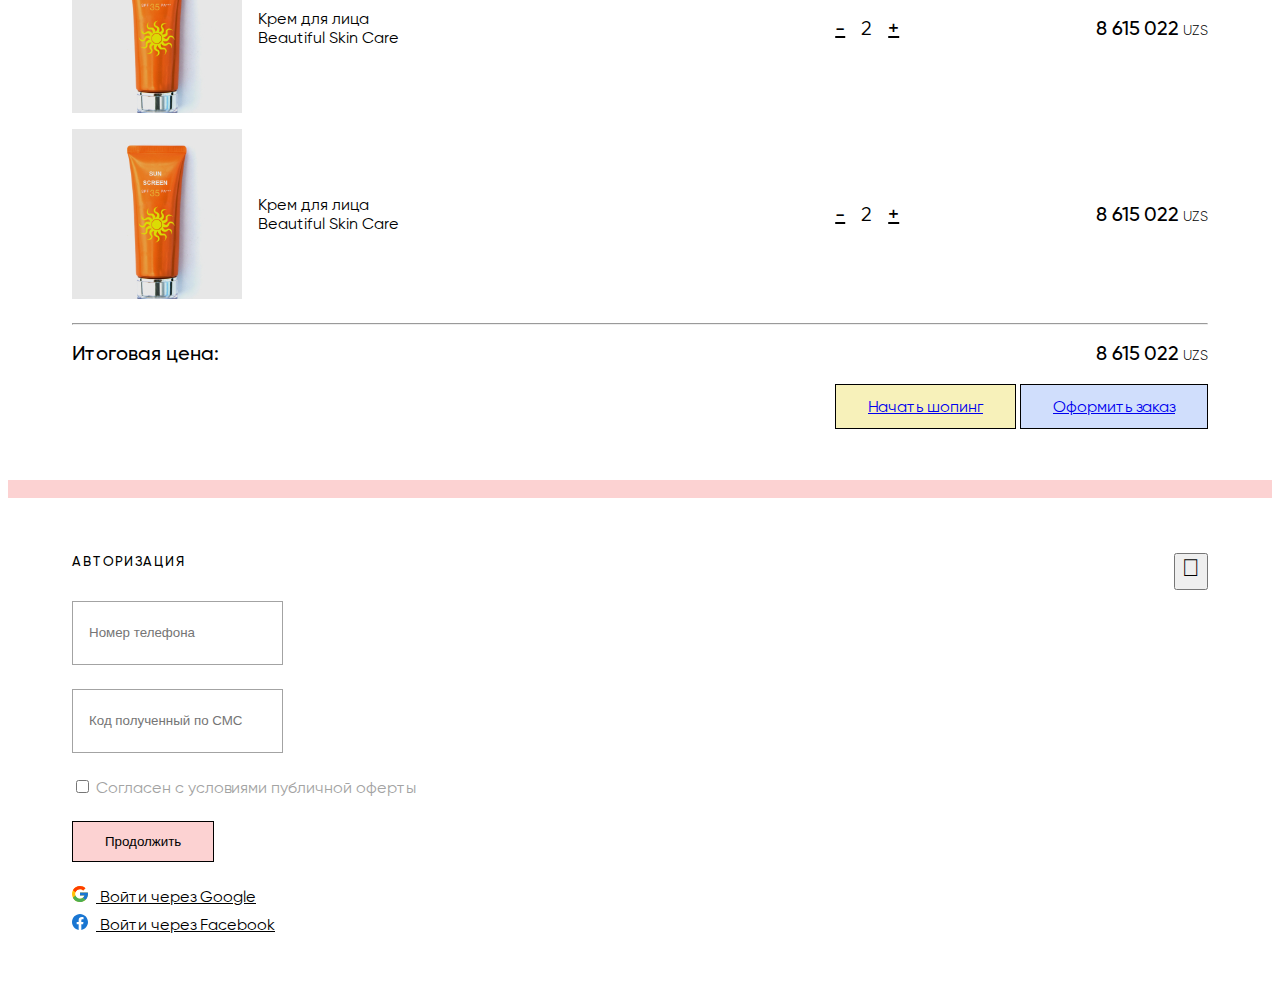
<file: contacts.html>
<!DOCTYPE html>
<html lang="ru">

<head>
  <meta charset="UTF-8" />
  <meta http-equiv="X-UA-Compatible" content="IE=edge" />
  <meta name="viewport" content="width=device-width, initial-scale=1.0, maximum-scale=1.0, user-scalable=no" />

  <link rel="stylesheet" href="https://cdn.jsdelivr.net/npm/bootstrap@4.6.1/dist/css/bootstrap.min.css"
    integrity="sha384-zCbKRCUGaJDkqS1kPbPd7TveP5iyJE0EjAuZQTgFLD2ylzuqKfdKlfG/eSrtxUkn" crossorigin="anonymous" />

  <link rel="stylesheet" href="https://pro.fontawesome.com/releases/v5.15.4/css/all.css" />
  <link rel="stylesheet" href="fonts/stylesheet.css" />
  <link rel="stylesheet" href="css/style.css" />
  <link rel="stylesheet" href="css/media.css" />

  <title>Findy</title>
</head>

<body>
  <header class="gray-bg">
    <nav class="navbar navbar-expand-lg navbar-light fixed-top findy-navbar bg-pink">
      <div class="container">
        <a class="navbar-bars d-sm-block d-md-none" href="#" data-toggle="modal" data-target="#mobileModal">
          <i class="far fa-bars"></i>
        </a>
        <a class="navbar-brand" href="#">
          <img src="img/logo.svg" alt="Findy" />
        </a>
        <ul class="navbar-nav mx-auto sm-hide">
          <li class="nav-item active">
            <a class="nav-link" href="#">Главная</a>
          </li>
          <li class="nav-item">
            <a class="nav-link" href="#">Продукция</a>
          </li>
          <li class="nav-item">
            <a class="nav-link" href="#">О компании</a>
          </li>
          </li>
          <li class="nav-item">
            <a class="nav-link" href="#">Контакты</a>
          </li>
        </ul>
        <ul class="navbar-nav">
          <li class="nav-item">
            <a class="nav-link" href="#">
              <i class="far fa-search"></i>
            </a>
          </li>
          <li class="nav-item sm-hide">
            <a class="nav-link" href="#">
              <i class="far fa-star"></i>
            </a>
          </li>
          <li class="nav-item">
            <a class="nav-link" href="#" data-toggle="modal" data-target="#cartModal">
              <i class="far fa-shopping-bag"></i>
              <span class="badge badge-cart">2</span>
            </a>
          </li>
          <li class="nav-item sm-hide">
            <a class="nav-link" href="#" data-toggle="modal" data-target="#authModal">
              <i class="far fa-user"></i>
            </a>
          </li>
          <li class="nav-item dropdown mr-0 sm-hide">
            <a class="nav-link dropdown-toggle" href="#" id="navbarDropdown" role="button" data-toggle="dropdown"
              aria-expanded="false">
              РУС
            </a>
            <div class="dropdown-menu dropdown-menu-right" aria-labelledby="navbarDropdown">
              <a class="dropdown-item" href="#">Русский</a>
              <a class="dropdown-item" href="#">O'zbekcha</a>
              <a class="dropdown-item" href="#">English</a>
            </div>
          </li>
        </ul>
      </div>
    </nav>
  </header>

  <main class="gray-bg position-relative">
    <div class="container">
      <div class="es-back-btn-wrapper">
        <button class="btn">
          <img class="es-back-ic" src="/img/ic_back.svg" alt="back">
          <span class="es-back-btn-text">Назад</span>
        </button>
      </div>
      <div class="row">
        <div class="col-4  pb-120">
          <h1 class="page-main-title mb-3">Контакты</h1>
          <div class="contact-group">
            <p class="text-14 mb-0">Гостиница Россия, ул. Шахрисабз, 27/9, напротив кинотеатра Premier Hall</p>
            <p class="text-14 text-500">+998 97 434-49-44</p>
          </div>
          <div class="contact-group">
            <p class="text-14 mb-0">Гостиница Россия, ул. Шахрисабз, 27/9, напротив кинотеатра Premier Hall</p>
            <p class="text-14 text-500">+998 97 434-49-44</p>
          </div>
          <div class="contact-group">
            <p class="text-14 mb-0">Гостиница Россия, ул. Шахрисабз, 27/9, напротив кинотеатра Premier Hall</p>
            <p class="text-14 text-500">+998 97 434-49-44</p>
          </div>
        </div>
      </div>
    </div>
    <div class="about-map bg-purple position-absolute">
      <img class="company-image" src="/img/company.jpg" alt="company photo">
    </div>
  </main>

  <footer class="gray-bg">
    <div class="container">
      <div class="row">
        <div class="col-md-9">
          <div class="footer-left">
            <div class="footer-content">
              <a href="#" class="footer-logo">
                <img src="img/logo.svg" height="16" />
              </a>
              <ul class="nav">
                <li class="nav-item">
                  <a class="nav-link" href="#">Продукция</a>
                </li>
                <li class="nav-item">
                  <a class="nav-link" href="#">О компании</a>
                </li>
                </li>
                <li class="nav-item">
                  <a class="nav-link" href="#">Контакты</a>
                </li>
                <li class="nav-item">
                  <a class="nav-link" href="#">Публичная оферта</a>
                </li>
              </ul>
            </div>
            <div class="copyright">
              © 2022 FindyUz. Все права защищены.
            </div>
          </div>
        </div>
        <div class="col-md-3">
          <div class="footer-right">
            <div class="footer-title">МЫ В СОЦ.СЕТЯХ!</div>
            <ul class="nav socials">
              <li>
                <a href="https://t.me/findyuz_bot">
                  <i class="fab fa-telegram-plane"></i>
                </a>
              </li>
              <li>
                <a href="https://www.instagram.com/findy.uz">
                  <i class="fab fa-instagram"></i>
                </a>
              </li>
              <li>
                <a href="https://www.facebook.com/findy.uz">
                  <i class="fab fa-facebook-square"></i>
                </a>
              </li>
            </ul>

            <div class="apps">
              <a href="#">
                <img src="img/gp.svg" />
              </a>
              <a href="#">
                <img src="img/as.svg" />
              </a>
            </div>
            <div class="developed">
              Сайт разработан в Zetta Online
            </div>
          </div>
        </div>
      </div>
    </div>
  </footer>

  <!-- Mobile Tabs -->
  <div class="mobile-nav d-lg-none">
    <ul class="nav">
      <li class="nav-item">
        <a class="nav-link active" href="/">
          <i class="fal fa-home"></i>
          <span>Главная</span>
        </a>
      </li>
      <li class="nav-item">
        <a class="nav-link" href="/menu">
          <i class="fal fa-acorn"></i>
          <span>Продукция</span>
        </a>
      </li>
      <li class="nav-item">
        <a class="nav-link" href="#">
          <i class="fal fa-star"></i>
          <span>Избранное</span>
        </a>
      </li>
      <li class="nav-item">
        <a class="nav-link" href="#" data-toggle="modal" data-target="#authModal">
          <i class="fal fa-user"></i>
          <span>Профиль</span>
        </a>
      </li>
    </ul>
  </div>

  <!-- Cart Modal -->
  <div class="modal cart-modal fade" id="cartModal" tabindex="-1" aria-labelledby="cartModalLabel" aria-hidden="true">
    <div class="modal-dialog modal-lg modal-dialog-centered">
      <div class="modal-content">
        <div class="modal-header bg-blue"></div>
        <div class="modal-body">
          <div class="modal-header-block">
            <h5 class="modal-title" id="cartModalLabel">Корзина</h5>
            <button type="button" class="close" data-dismiss="modal" aria-label="Close">
              <i class="fal fa-times"></i>
            </button>
          </div>

          <div class="empty-cart d-none">
            <div class="ec-title">Ваша корзина пуста</div>
            <div class="ec-text">Товары, добавленные в Корзину, будут<br>отображаться здесь</div>
            <a href="#" class="btn findy-btn">Начать шопинг</a>
          </div>

          <div class="cart-list">
            <div class="cart-item">
              <div class="cart-img" style="background-image: url('img/product.jpg');"></div>
              <div class="cart-detail">
                <div class="cart-category">Крем для лица</div>
                <div class="cart-name">Beautiful Skin Care</div>
              </div>
              <div class="cart-control">
                <a href="#" class="cart-control-btn cart-minus">-</a>
                <span class="cart-quantity">2</span>
                <a href="#" class="cart-control-btn cart-plus">+</a>
              </div>
              <div class="cart-price">
                <span class="price">8 615 022</span>
                <span class="currency">UZS</span>
              </div>
            </div>
            <div class="cart-item">
              <div class="cart-img" style="background-image: url('img/product.jpg');"></div>
              <div class="cart-detail">
                <div class="cart-category">Крем для лица</div>
                <div class="cart-name">Beautiful Skin Care</div>
              </div>
              <div class="cart-control">
                <a href="#" class="cart-control-btn cart-minus">-</a>
                <span class="cart-quantity">2</span>
                <a href="#" class="cart-control-btn cart-plus">+</a>
              </div>
              <div class="cart-price">
                <span class="price">8 615 022</span>
                <span class="currency">UZS</span>
              </div>
            </div>
            <div class="cart-item">
              <div class="cart-img" style="background-image: url('img/product.jpg');"></div>
              <div class="cart-detail">
                <div class="cart-category">Крем для лица</div>
                <div class="cart-name">Beautiful Skin Care</div>
              </div>
              <div class="cart-control">
                <a href="#" class="cart-control-btn cart-minus">-</a>
                <span class="cart-quantity">2</span>
                <a href="#" class="cart-control-btn cart-plus">+</a>
              </div>
              <div class="cart-price">
                <span class="price">8 615 022</span>
                <span class="currency">UZS</span>
              </div>
            </div>
          </div>

          <hr>

          <div class="cart-total">
            <div class="cart-total-title">
              Итоговая цена:
            </div>
            <div class="cart-total-price">
              <span class="price">8 615 022</span> <span class="currency">UZS</span>
            </div>
          </div>

          <div class="cart-btns">
            <a href="#" class="btn findy-btn bg-yellow mr-2">Начать шопинг</a>
            <a href="#" class="btn findy-btn bg-purple">Оформить заказ</a>
          </div>
        </div>
      </div>
    </div>
  </div>

  <!-- Auth Modal -->
  <div class="modal fade" id="authModal" tabindex="-1" aria-labelledby="authModalLabel" aria-hidden="true">
    <div class="modal-dialog modal modal-dialog-centered">
      <div class="modal-content">
        <div class="modal-header bg-red"></div>
        <div class="modal-body">
          <div class="modal-header-block">
            <h5 class="modal-title" id="cartModalLabel">Авторизация</h5>
            <button type="button" class="close" data-dismiss="modal" aria-label="Close">
              <i class="fal fa-times"></i>
            </button>
          </div>
          <form>
            <div class="form-group">
              <input type="text" class="form-control" placeholder="Номер телефона">
            </div>
            <div class="form-group d-none">
              <input type="number" class="form-control" placeholder="Код полученный по СМС" maxlength="6">
            </div>
            <div class="form-check agreement-check">
              <input class="form-check-input" type="checkbox" value="" id="defaultCheck1">
              <label class="form-check-label" for="defaultCheck1">
                Согласен с условиями публичной оферты
              </label>
            </div>
            <div class="form-group">
              <button type="submit" class="btn findy-btn bg-red w-100">Продолжить</button>
            </div>
          </form>
          <div class="social-auth">
            <div class="via-google">
              <a href="#">
                <img src="img/ic_google.svg" /> Войти через Google
              </a>
            </div>
            <div class="via-facebook">
              <a href="#">
                <img src="img/ic_facebook.svg" /> Войти через Facebook
              </a>
            </div>
          </div>
        </div>
      </div>
    </div>
  </div>

  <script src="https://cdn.jsdelivr.net/npm/jquery@3.5.1/dist/jquery.slim.min.js"
    integrity="sha384-DfXdz2htPH0lsSSs5nCTpuj/zy4C+OGpamoFVy38MVBnE+IbbVYUew+OrCXaRkfj"
    crossorigin="anonymous"></script>
  <script src="https://cdn.jsdelivr.net/npm/bootstrap@4.6.1/dist/js/bootstrap.bundle.min.js"
    integrity="sha384-fQybjgWLrvvRgtW6bFlB7jaZrFsaBXjsOMm/tB9LTS58ONXgqbR9W8oWht/amnpF"
    crossorigin="anonymous"></script>
</body>

</html>
</file>
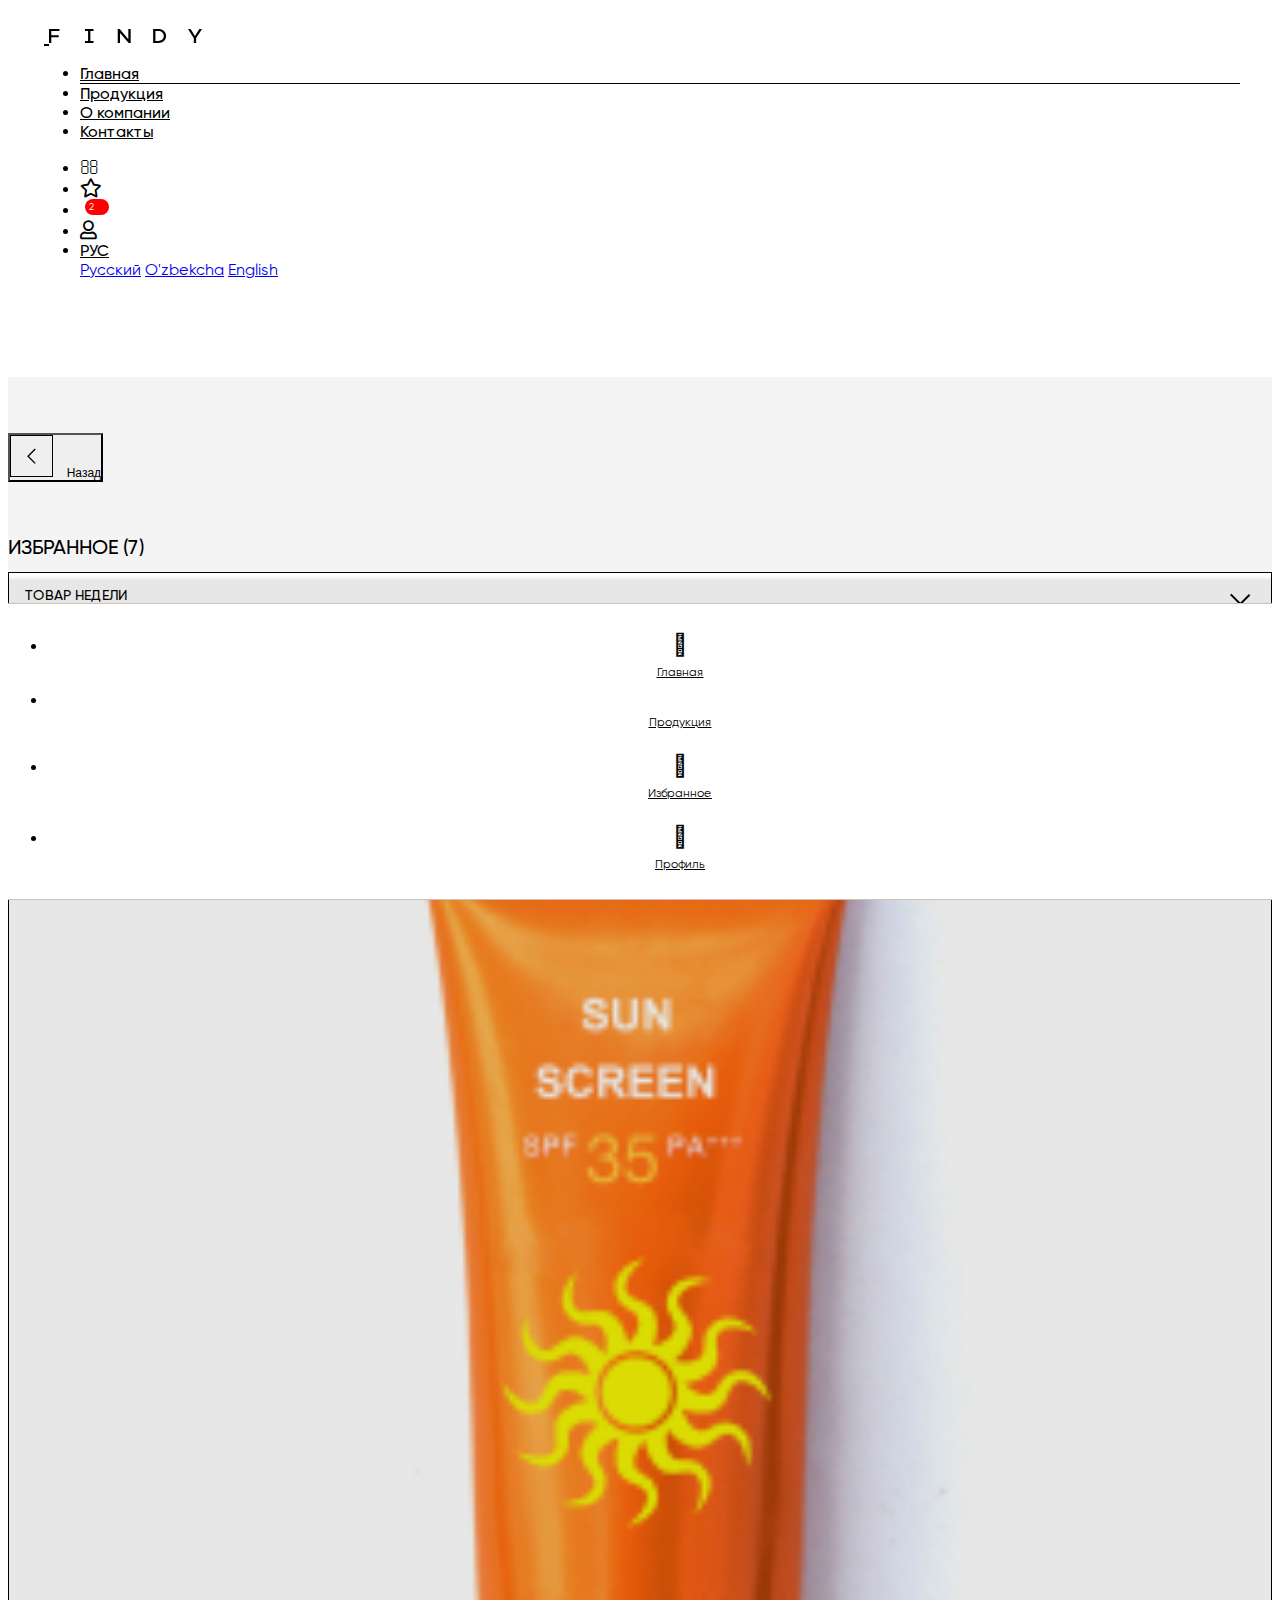
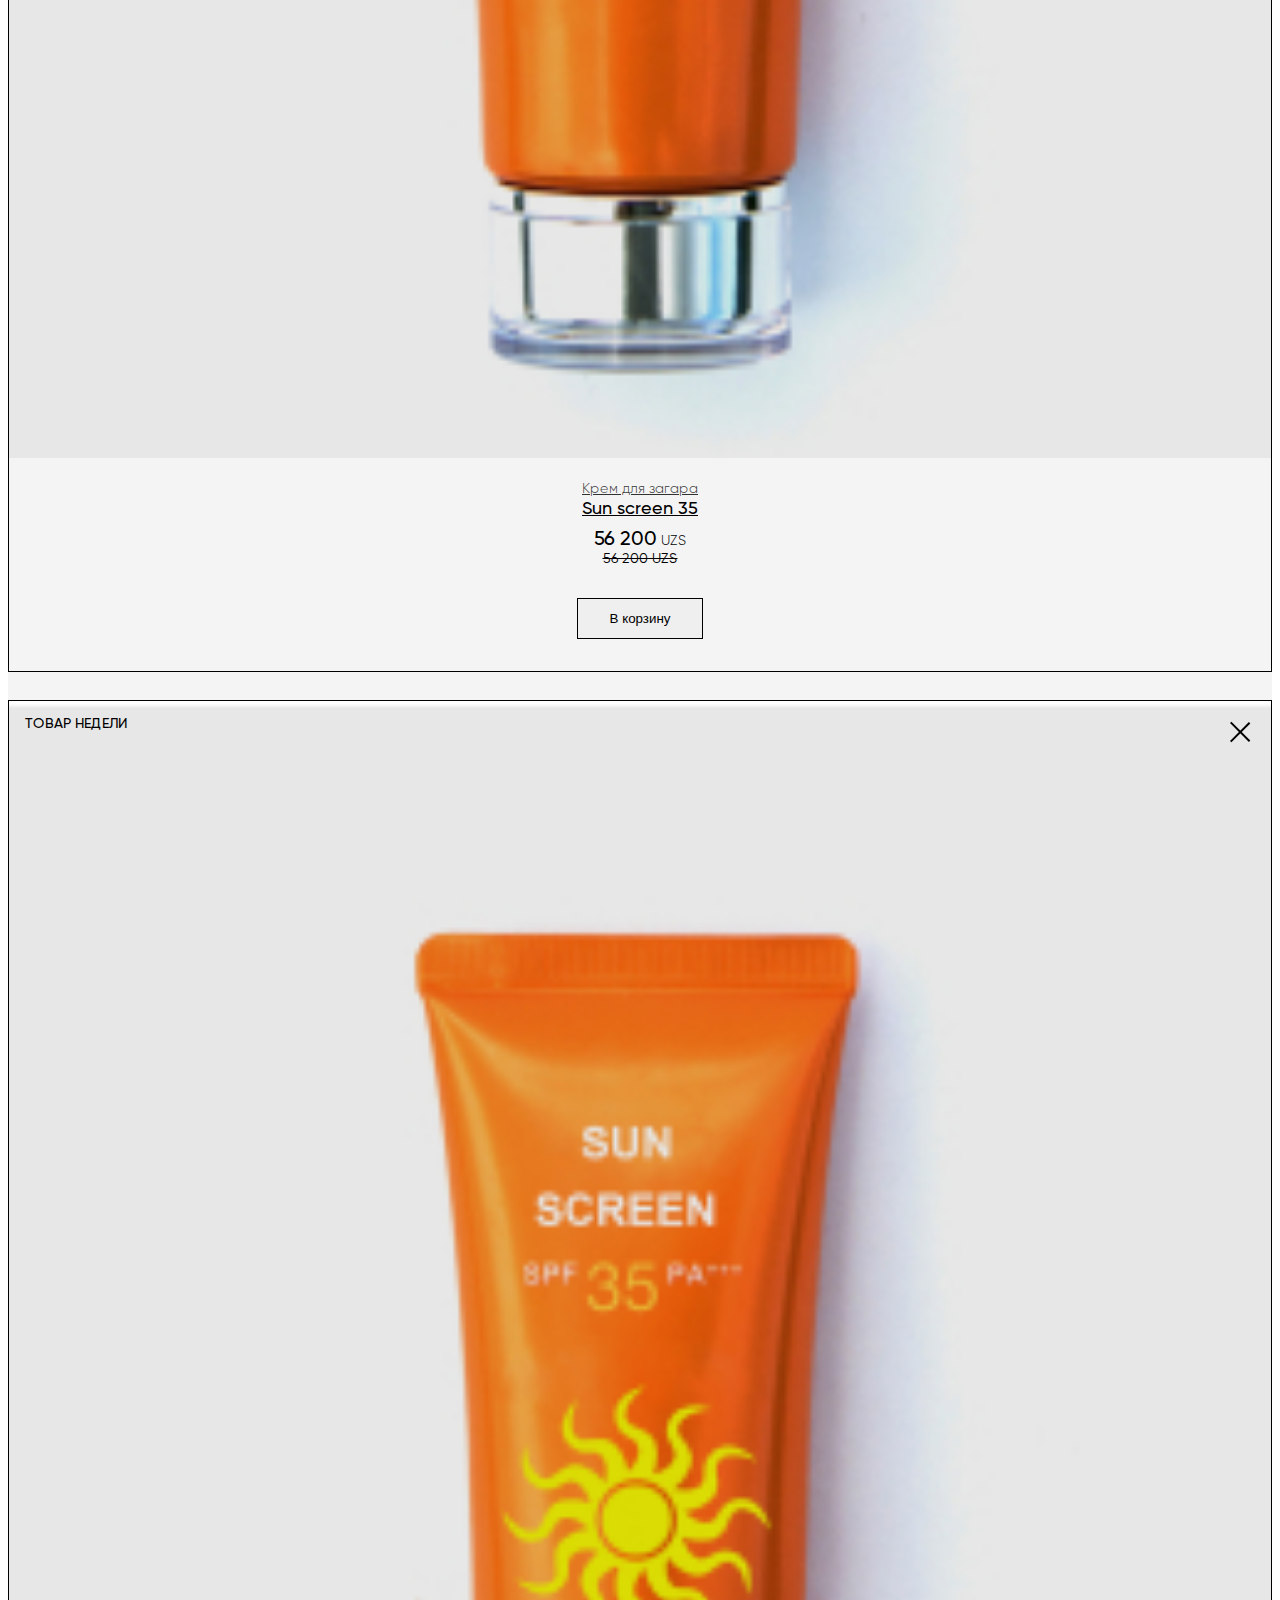
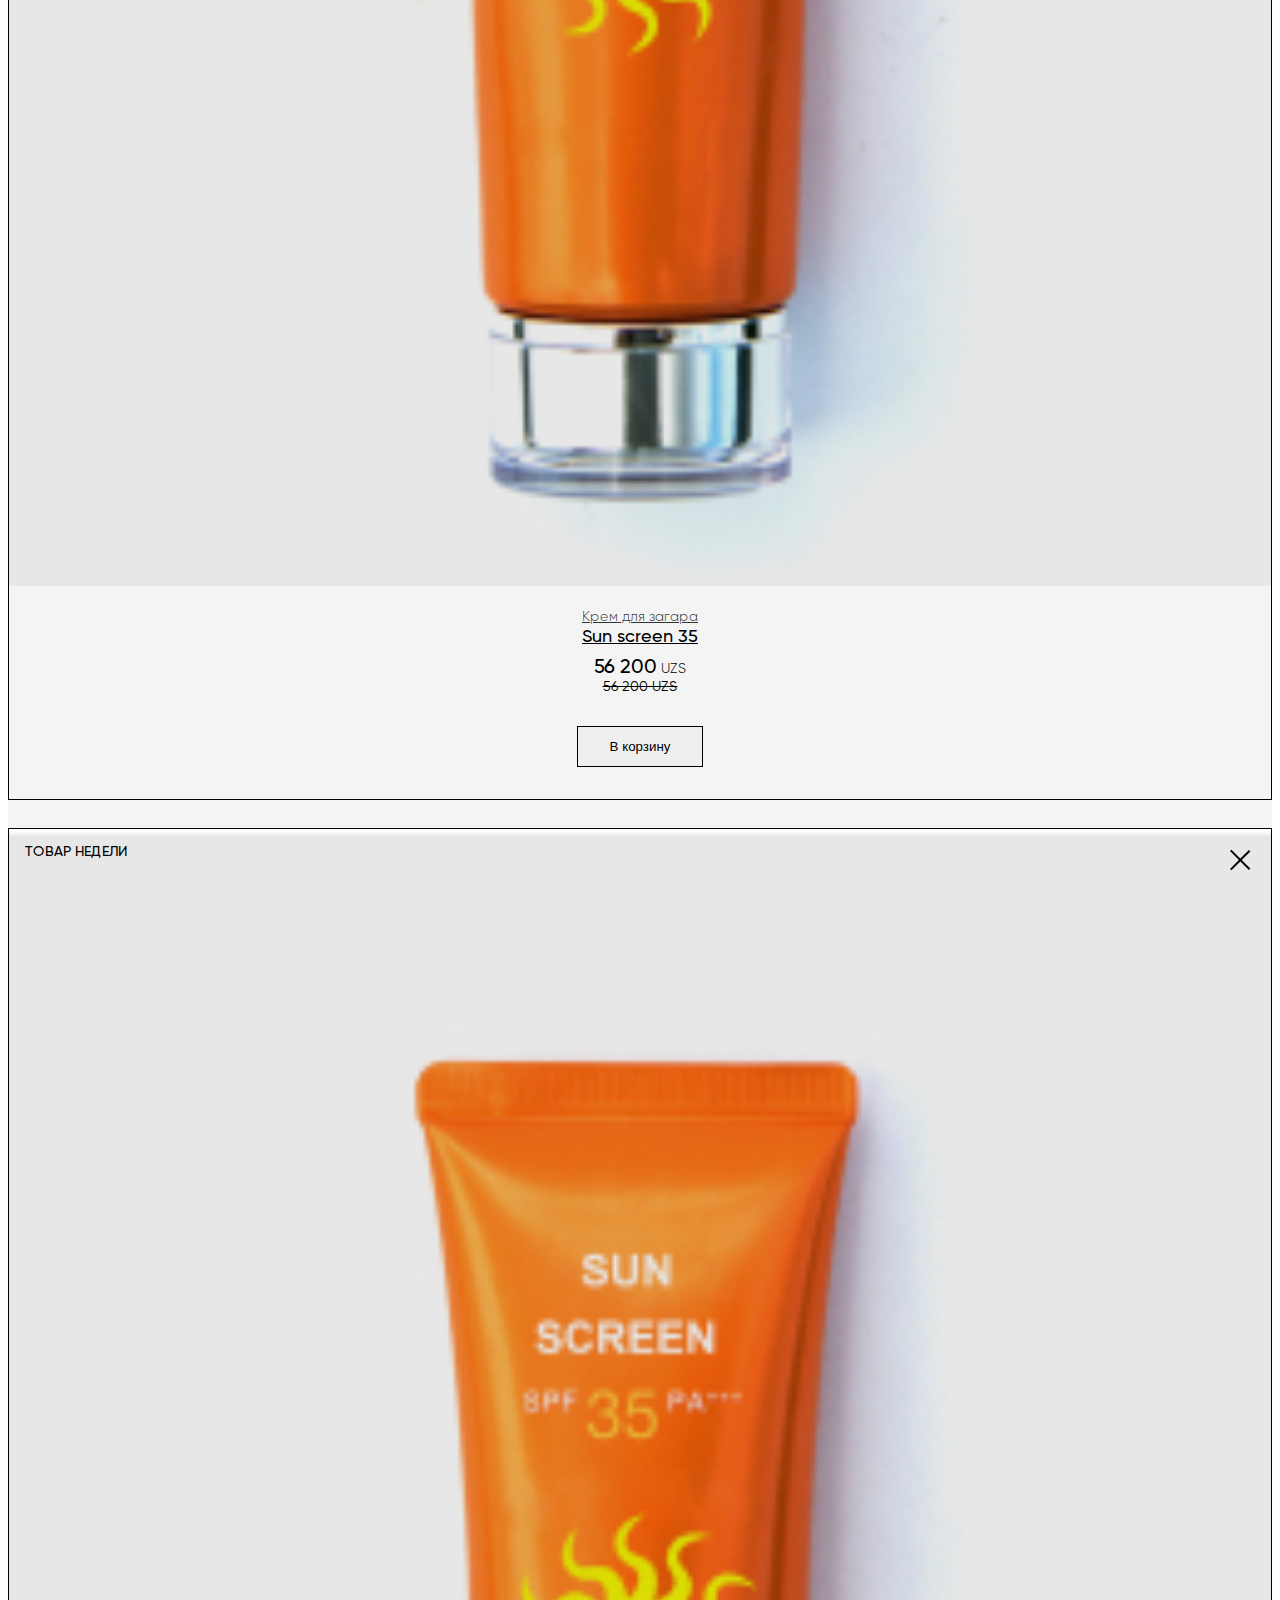
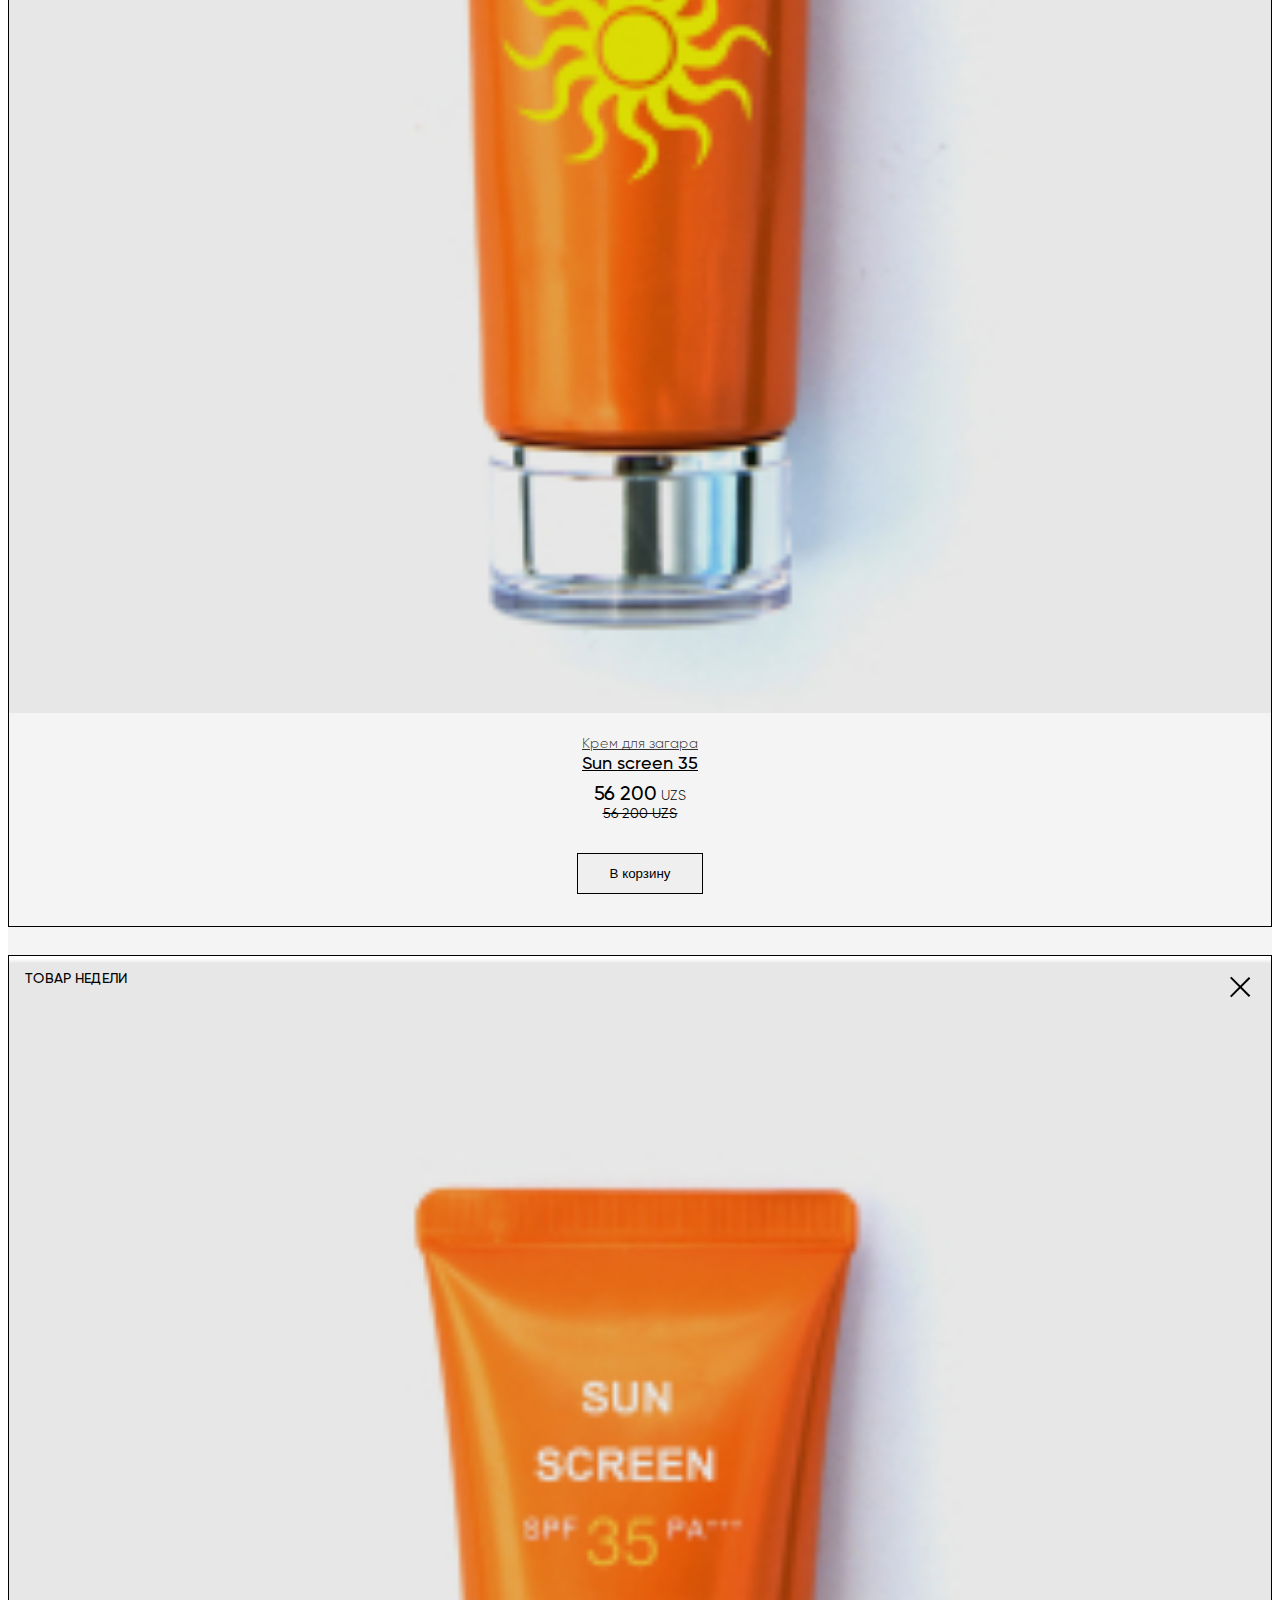
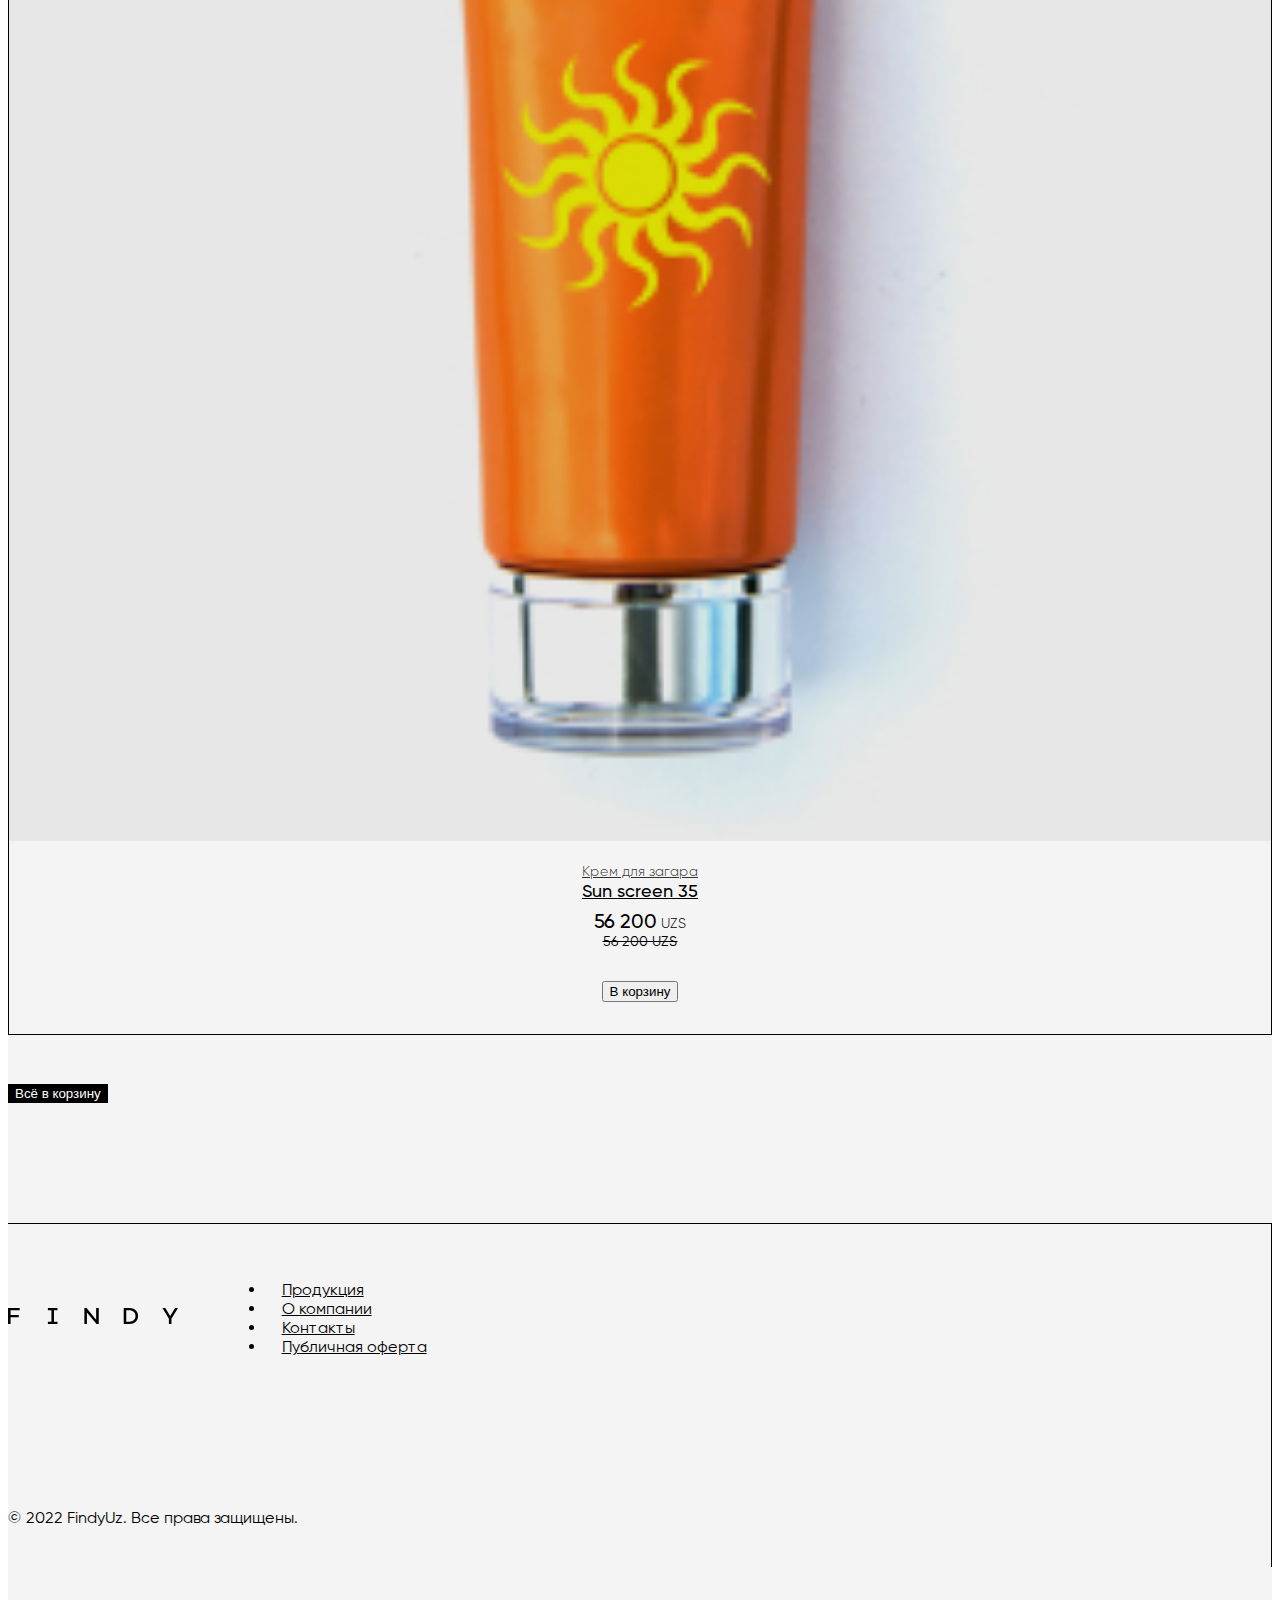
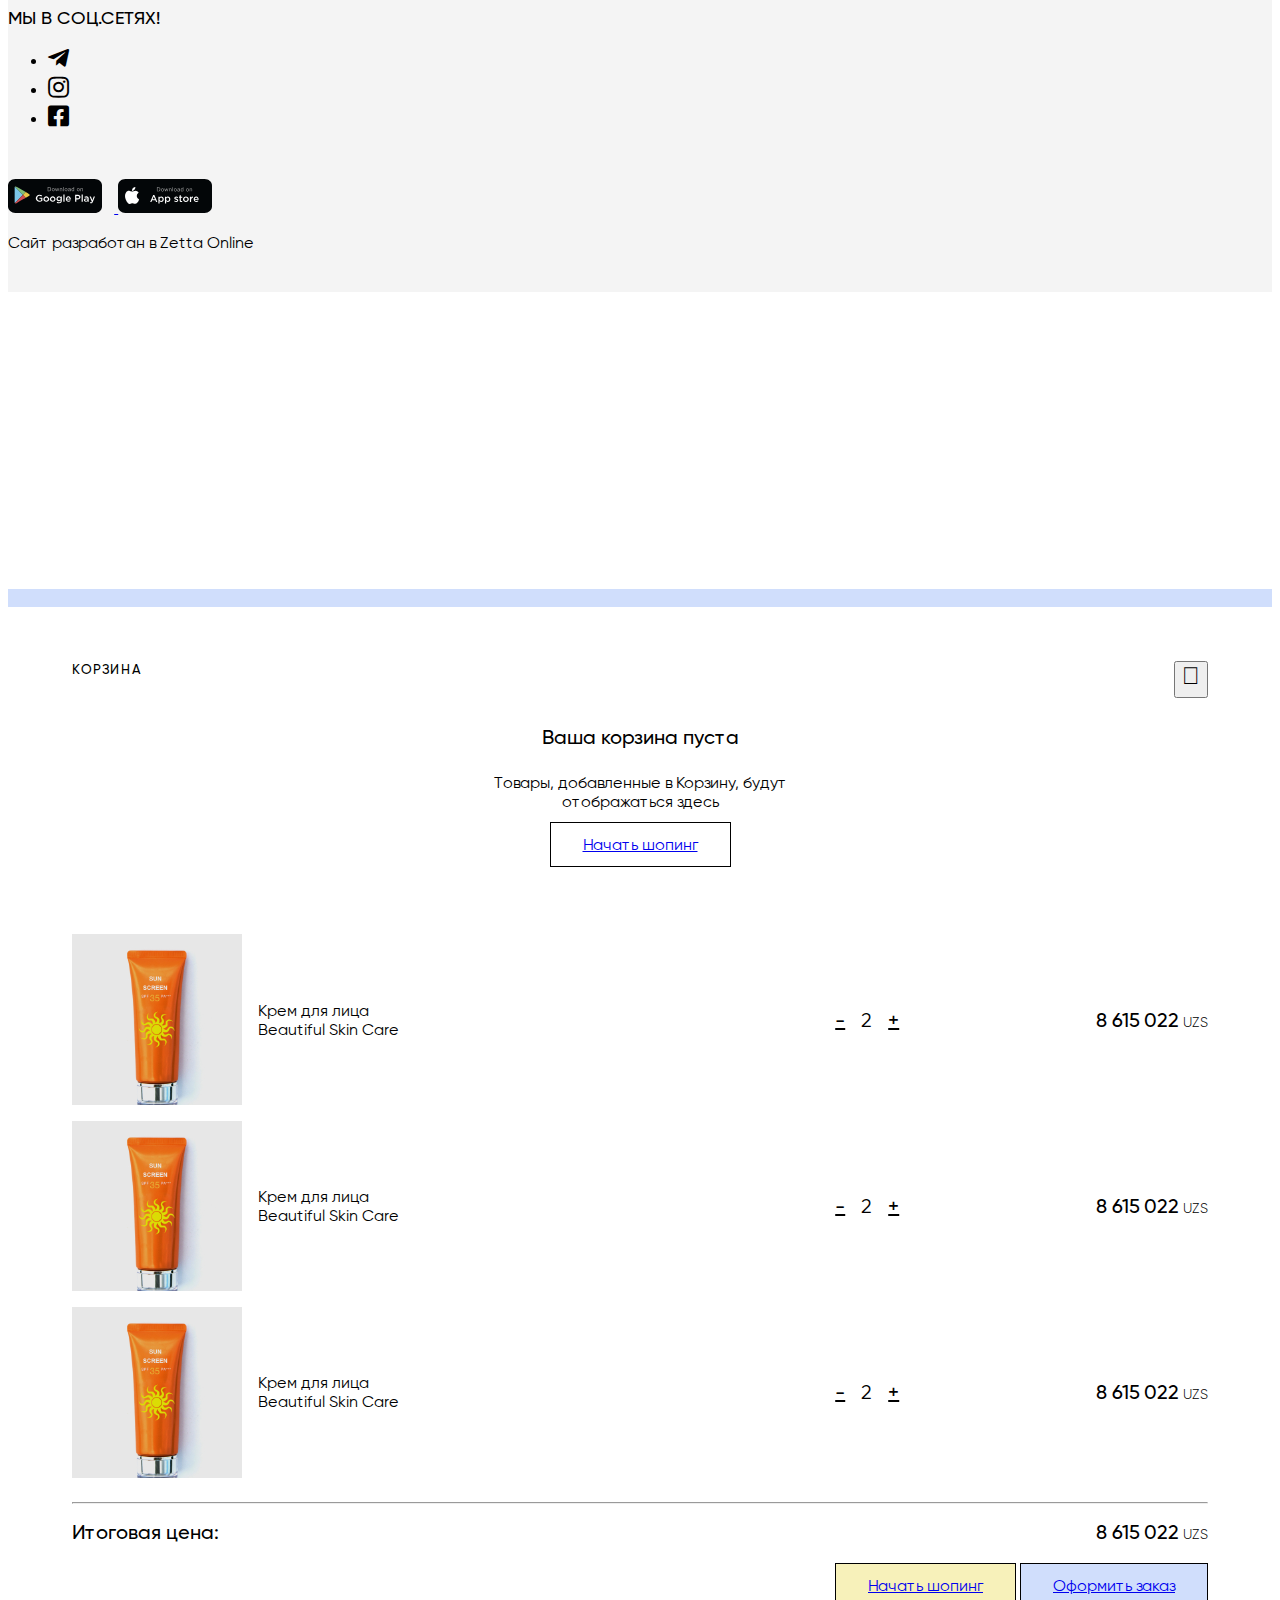
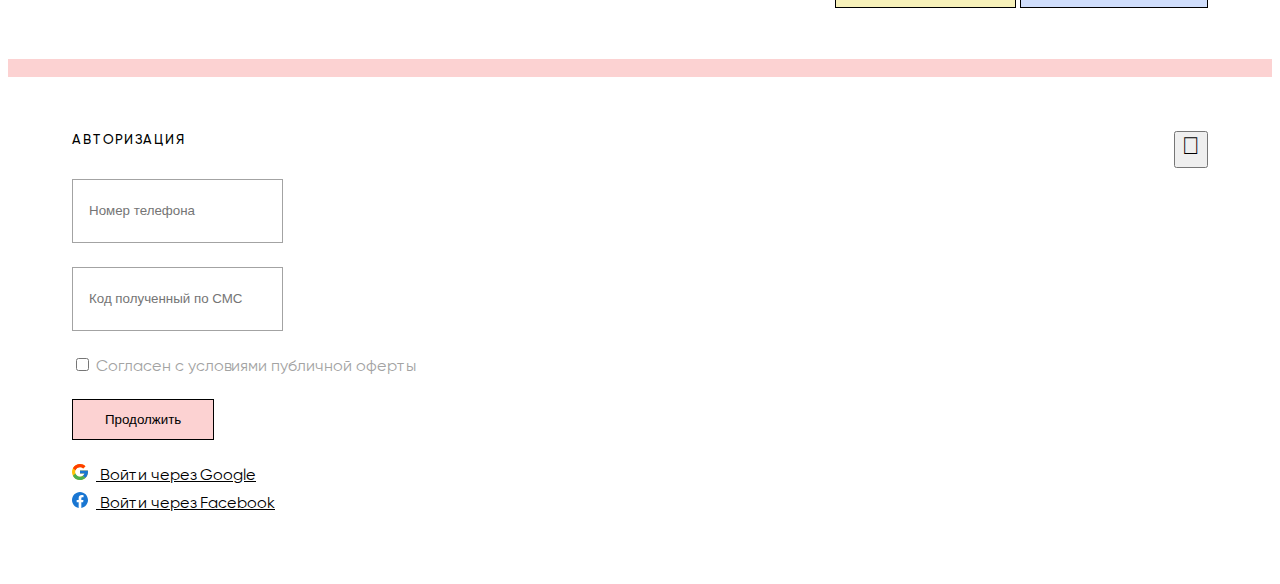
<file: favorites.html>
<!DOCTYPE html>
<html lang="ru">

<head>
  <meta charset="UTF-8" />
  <meta http-equiv="X-UA-Compatible" content="IE=edge" />
  <meta name="viewport" content="width=device-width, initial-scale=1.0, maximum-scale=1.0, user-scalable=no" />

  <link rel="stylesheet" href="https://cdn.jsdelivr.net/npm/bootstrap@4.6.1/dist/css/bootstrap.min.css"
    integrity="sha384-zCbKRCUGaJDkqS1kPbPd7TveP5iyJE0EjAuZQTgFLD2ylzuqKfdKlfG/eSrtxUkn" crossorigin="anonymous" />

  <link rel="stylesheet" href="https://pro.fontawesome.com/releases/v5.15.4/css/all.css" />
  <link rel="stylesheet" href="fonts/stylesheet.css" />
  <link rel="stylesheet" href="css/style.css" />
  <link rel="stylesheet" href="css/media.css" />

  <title>Findy</title>
</head>

<body>
  <header>
    <nav class="navbar navbar-expand-lg navbar-light fixed-top findy-navbar bg-white">
      <div class="container">
        <a class="navbar-bars d-sm-block d-md-none" href="#" data-toggle="modal" data-target="#mobileModal">
          <i class="far fa-bars"></i>
        </a>
        <a class="navbar-brand" href="#">
          <img src="img/logo.svg" alt="Findy" />
        </a>
        <ul class="navbar-nav mx-auto sm-hide">
          <li class="nav-item active">
            <a class="nav-link" href="#">Главная</a>
          </li>
          <li class="nav-item">
            <a class="nav-link" href="#">Продукция</a>
          </li>
          <li class="nav-item">
            <a class="nav-link" href="#">О компании</a>
          </li>
          </li>
          <li class="nav-item">
            <a class="nav-link" href="#">Контакты</a>
          </li>
        </ul>
        <ul class="navbar-nav">
          <li class="nav-item">
            <a class="nav-link" href="#">
              <i class="far fa-search"></i>
            </a>
          </li>
          <li class="nav-item sm-hide">
            <a class="nav-link" href="#">
              <i class="far fa-star"></i>
            </a>
          </li>
          <li class="nav-item">
            <a class="nav-link" href="#" data-toggle="modal" data-target="#cartModal">
              <i class="far fa-shopping-bag"></i>
              <span class="badge badge-cart">2</span>
            </a>
          </li>
          <li class="nav-item sm-hide">
            <a class="nav-link" href="#" data-toggle="modal" data-target="#authModal">
              <i class="far fa-user"></i>
            </a>
          </li>
          <li class="nav-item dropdown mr-0 sm-hide">
            <a class="nav-link dropdown-toggle" href="#" id="navbarDropdown" role="button" data-toggle="dropdown"
              aria-expanded="false">
              РУС
            </a>
            <div class="dropdown-menu dropdown-menu-right" aria-labelledby="navbarDropdown">
              <a class="dropdown-item" href="#">Русский</a>
              <a class="dropdown-item" href="#">O'zbekcha</a>
              <a class="dropdown-item" href="#">English</a>
            </div>
          </li>
        </ul>
      </div>
    </nav>
  </header>

  <main class="gray-bg position-relative">
    <div class="container pb-120">
      <div class="es-back-btn-wrapper">
        <button class="btn">
          <img class="es-back-ic" src="/img/ic_back.svg" alt="back">
          <span class="es-back-btn-text">Назад</span>
        </button>
      </div>
      <h1 class="page-main-title mb-5">ИЗБРАННОЕ (7)</h1>
      <div class="product-list">
        <div class="row">
          <div class="col-6 col-md-3">
            <div class="product-card">
              <div class="product-options">
                <span class="product-flag">Товар недели</span>
                <a href="#" class="favorite-btn es-remove-btn ml-auto">
                  <img src="/img/xmark.svg" alt="">
                </a>
              </div>
              <div class="product-img">
                <a href="#">
                  <img src="img/product.jpg" class="img-fluid" />
                </a>
              </div>
              <div class="product-detail">
                <div class="product-category">
                  <a href="#">Крем для загара</a>
                </div>
                <div class="product-name">
                  <a href="#">Sun screen 35</a>
                </div>
                <div class="product-price">
                  <div class="product-real-price">
                    <span class="price">56 200</span>
                    <span class="currency">UZS</span>
                  </div>
                  <div class="product-discount-price">
                    56 200 UZS
                  </div>
                </div>
              </div>
              <div class="product-controls">
                <button class="btn findy-btn">В корзину</button>
              </div>
            </div>
          </div>
          <div class="col-6 col-md-3">
            <div class="product-card">
              <div class="product-options">
                <span class="product-flag">Товар недели</span>
                <a href="#" class="favorite-btn es-remove-btn ml-auto">
                  <img src="/img/xmark.svg" alt="">
                </a>
              </div>
              <div class="product-img">
                <a href="#">
                  <img src="img/product.jpg" class="img-fluid" />
                </a>
              </div>
              <div class="product-detail">
                <div class="product-category">
                  <a href="#">Крем для загара</a>
                </div>
                <div class="product-name">
                  <a href="#">Sun screen 35</a>
                </div>
                <div class="product-price">
                  <div class="product-real-price">
                    <span class="price">56 200</span>
                    <span class="currency">UZS</span>
                  </div>
                  <div class="product-discount-price">
                    56 200 UZS
                  </div>
                </div>
              </div>
              <div class="product-controls">
                <button class="btn findy-btn">В корзину</button>
              </div>
            </div>
          </div>
          <div class="col-6 col-md-3">
            <div class="product-card">
              <div class="product-options">
                <span class="product-flag">Товар недели</span>
                <a href="#" class="favorite-btn es-remove-btn ml-auto">
                  <img src="/img/xmark.svg" alt="">
                </a>
              </div>
              <div class="product-img">
                <a href="#">
                  <img src="img/product.jpg" class="img-fluid" />
                </a>
              </div>
              <div class="product-detail">
                <div class="product-category">
                  <a href="#">Крем для загара</a>
                </div>
                <div class="product-name">
                  <a href="#">Sun screen 35</a>
                </div>
                <div class="product-price">
                  <div class="product-real-price">
                    <span class="price">56 200</span>
                    <span class="currency">UZS</span>
                  </div>
                  <div class="product-discount-price">
                    56 200 UZS
                  </div>
                </div>
              </div>
              <div class="product-controls">
                <button class="btn findy-btn">В корзину</button>
              </div>
            </div>
          </div>
          <div class="col-6 col-md-3">
            <div class="product-card">
              <div class="product-options">
                <span class="product-flag">Товар недели</span>
                <a href="#" class="favorite-btn es-remove-btn ml-auto">
                  <img src="/img/xmark.svg" alt="">
                </a>
              </div>
              <div class="product-img">
                <a href="#">
                  <img src="img/product.jpg" class="img-fluid" />
                </a>
              </div>
              <div class="product-detail">
                <div class="product-category">
                  <a href="#">Крем для загара</a>
                </div>
                <div class="product-name">
                  <a href="#">Sun screen 35</a>
                </div>
                <div class="product-price">
                  <div class="product-real-price">
                    <span class="price">56 200</span>
                    <span class="currency">UZS</span>
                  </div>
                  <div class="product-discount-price">
                    56 200 UZS
                  </div>
                </div>
              </div>
              <div class="product-controls">
                <button class="btn">В корзину</button>
              </div>
            </div>
          </div>
        </div>
      </div>
      <button class="btn es-border rounded-0 d-block m-auto btn-hover-white bg-black text-white px-5 py-2 text-dark">Всё в
        корзину</button>
    </div>
  </main>

  <footer class="gray-bg">
    <div class="container">
      <div class="row">
        <div class="col-md-9">
          <div class="footer-left">
            <div class="footer-content">
              <a href="#" class="footer-logo">
                <img src="img/logo.svg" height="16" />
              </a>
              <ul class="nav">
                <li class="nav-item">
                  <a class="nav-link" href="#">Продукция</a>
                </li>
                <li class="nav-item">
                  <a class="nav-link" href="#">О компании</a>
                </li>
                </li>
                <li class="nav-item">
                  <a class="nav-link" href="#">Контакты</a>
                </li>
                <li class="nav-item">
                  <a class="nav-link" href="#">Публичная оферта</a>
                </li>
              </ul>
            </div>
            <div class="copyright">
              © 2022 FindyUz. Все права защищены.
            </div>
          </div>
        </div>
        <div class="col-md-3">
          <div class="footer-right">
            <div class="footer-title">МЫ В СОЦ.СЕТЯХ!</div>
            <ul class="nav socials">
              <li>
                <a href="https://t.me/findyuz_bot">
                  <i class="fab fa-telegram-plane"></i>
                </a>
              </li>
              <li>
                <a href="https://www.instagram.com/findy.uz">
                  <i class="fab fa-instagram"></i>
                </a>
              </li>
              <li>
                <a href="https://www.facebook.com/findy.uz">
                  <i class="fab fa-facebook-square"></i>
                </a>
              </li>
            </ul>

            <div class="apps">
              <a href="#">
                <img src="img/gp.svg" />
              </a>
              <a href="#">
                <img src="img/as.svg" />
              </a>
            </div>
            <div class="developed">
              Сайт разработан в Zetta Online
            </div>
          </div>
        </div>
      </div>
    </div>
  </footer>

  <!-- Mobile Tabs -->
  <div class="mobile-nav d-lg-none">
    <ul class="nav">
      <li class="nav-item">
        <a class="nav-link active" href="/">
          <i class="fal fa-home"></i>
          <span>Главная</span>
        </a>
      </li>
      <li class="nav-item">
        <a class="nav-link" href="/menu">
          <i class="fal fa-acorn"></i>
          <span>Продукция</span>
        </a>
      </li>
      <li class="nav-item">
        <a class="nav-link" href="#">
          <i class="fal fa-star"></i>
          <span>Избранное</span>
        </a>
      </li>
      <li class="nav-item">
        <a class="nav-link" href="#" data-toggle="modal" data-target="#authModal">
          <i class="fal fa-user"></i>
          <span>Профиль</span>
        </a>
      </li>
    </ul>
  </div>

  <!-- Cart Modal -->
  <div class="modal cart-modal fade" id="cartModal" tabindex="-1" aria-labelledby="cartModalLabel" aria-hidden="true">
    <div class="modal-dialog modal-lg modal-dialog-centered">
      <div class="modal-content">
        <div class="modal-header bg-blue"></div>
        <div class="modal-body">
          <div class="modal-header-block">
            <h5 class="modal-title" id="cartModalLabel">Корзина</h5>
            <button type="button" class="close" data-dismiss="modal" aria-label="Close">
              <i class="fal fa-times"></i>
            </button>
          </div>

          <div class="empty-cart d-none">
            <div class="ec-title">Ваша корзина пуста</div>
            <div class="ec-text">Товары, добавленные в Корзину, будут<br>отображаться здесь</div>
            <a href="#" class="btn findy-btn">Начать шопинг</a>
          </div>

          <div class="cart-list">
            <div class="cart-item">
              <div class="cart-img" style="background-image: url('img/product.jpg');"></div>
              <div class="cart-detail">
                <div class="cart-category">Крем для лица</div>
                <div class="cart-name">Beautiful Skin Care</div>
              </div>
              <div class="cart-control">
                <a href="#" class="cart-control-btn cart-minus">-</a>
                <span class="cart-quantity">2</span>
                <a href="#" class="cart-control-btn cart-plus">+</a>
              </div>
              <div class="cart-price">
                <span class="price">8 615 022</span>
                <span class="currency">UZS</span>
              </div>
            </div>
            <div class="cart-item">
              <div class="cart-img" style="background-image: url('img/product.jpg');"></div>
              <div class="cart-detail">
                <div class="cart-category">Крем для лица</div>
                <div class="cart-name">Beautiful Skin Care</div>
              </div>
              <div class="cart-control">
                <a href="#" class="cart-control-btn cart-minus">-</a>
                <span class="cart-quantity">2</span>
                <a href="#" class="cart-control-btn cart-plus">+</a>
              </div>
              <div class="cart-price">
                <span class="price">8 615 022</span>
                <span class="currency">UZS</span>
              </div>
            </div>
            <div class="cart-item">
              <div class="cart-img" style="background-image: url('img/product.jpg');"></div>
              <div class="cart-detail">
                <div class="cart-category">Крем для лица</div>
                <div class="cart-name">Beautiful Skin Care</div>
              </div>
              <div class="cart-control">
                <a href="#" class="cart-control-btn cart-minus">-</a>
                <span class="cart-quantity">2</span>
                <a href="#" class="cart-control-btn cart-plus">+</a>
              </div>
              <div class="cart-price">
                <span class="price">8 615 022</span>
                <span class="currency">UZS</span>
              </div>
            </div>
          </div>

          <hr>

          <div class="cart-total">
            <div class="cart-total-title">
              Итоговая цена:
            </div>
            <div class="cart-total-price">
              <span class="price">8 615 022</span> <span class="currency">UZS</span>
            </div>
          </div>

          <div class="cart-btns">
            <a href="#" class="btn findy-btn bg-yellow mr-2">Начать шопинг</a>
            <a href="#" class="btn findy-btn bg-purple">Оформить заказ</a>
          </div>
        </div>
      </div>
    </div>
  </div>

  <!-- Auth Modal -->
  <div class="modal fade" id="authModal" tabindex="-1" aria-labelledby="authModalLabel" aria-hidden="true">
    <div class="modal-dialog modal modal-dialog-centered">
      <div class="modal-content">
        <div class="modal-header bg-red"></div>
        <div class="modal-body">
          <div class="modal-header-block">
            <h5 class="modal-title" id="cartModalLabel">Авторизация</h5>
            <button type="button" class="close" data-dismiss="modal" aria-label="Close">
              <i class="fal fa-times"></i>
            </button>
          </div>
          <form>
            <div class="form-group">
              <input type="text" class="form-control" placeholder="Номер телефона">
            </div>
            <div class="form-group d-none">
              <input type="number" class="form-control" placeholder="Код полученный по СМС" maxlength="6">
            </div>
            <div class="form-check agreement-check">
              <input class="form-check-input" type="checkbox" value="" id="defaultCheck1">
              <label class="form-check-label" for="defaultCheck1">
                Согласен с условиями публичной оферты
              </label>
            </div>
            <div class="form-group">
              <button type="submit" class="btn findy-btn bg-red w-100">Продолжить</button>
            </div>
          </form>
          <div class="social-auth">
            <div class="via-google">
              <a href="#">
                <img src="img/ic_google.svg" /> Войти через Google
              </a>
            </div>
            <div class="via-facebook">
              <a href="#">
                <img src="img/ic_facebook.svg" /> Войти через Facebook
              </a>
            </div>
          </div>
        </div>
      </div>
    </div>
  </div>

  <script src="https://cdn.jsdelivr.net/npm/jquery@3.5.1/dist/jquery.slim.min.js"
    integrity="sha384-DfXdz2htPH0lsSSs5nCTpuj/zy4C+OGpamoFVy38MVBnE+IbbVYUew+OrCXaRkfj"
    crossorigin="anonymous"></script>
  <script src="https://cdn.jsdelivr.net/npm/bootstrap@4.6.1/dist/js/bootstrap.bundle.min.js"
    integrity="sha384-fQybjgWLrvvRgtW6bFlB7jaZrFsaBXjsOMm/tB9LTS58ONXgqbR9W8oWht/amnpF"
    crossorigin="anonymous"></script>
</body>

</html>
</file>
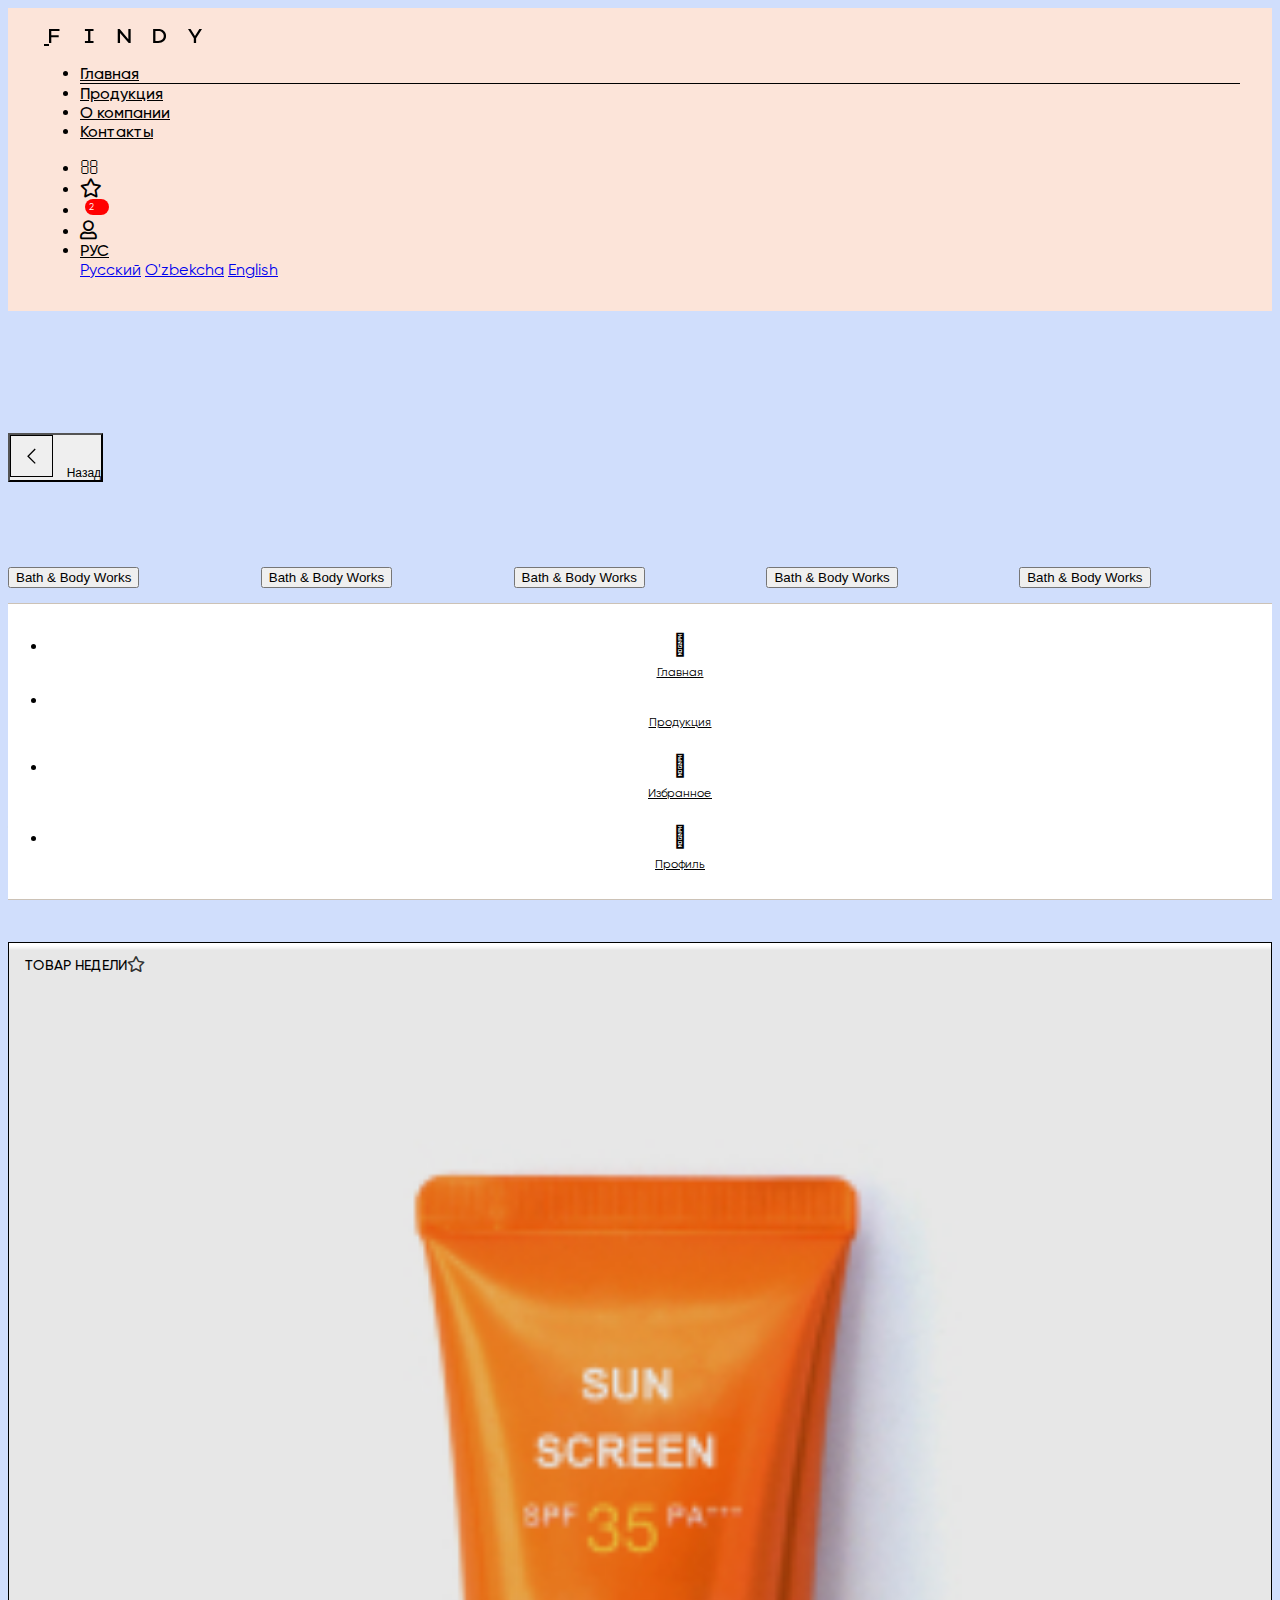
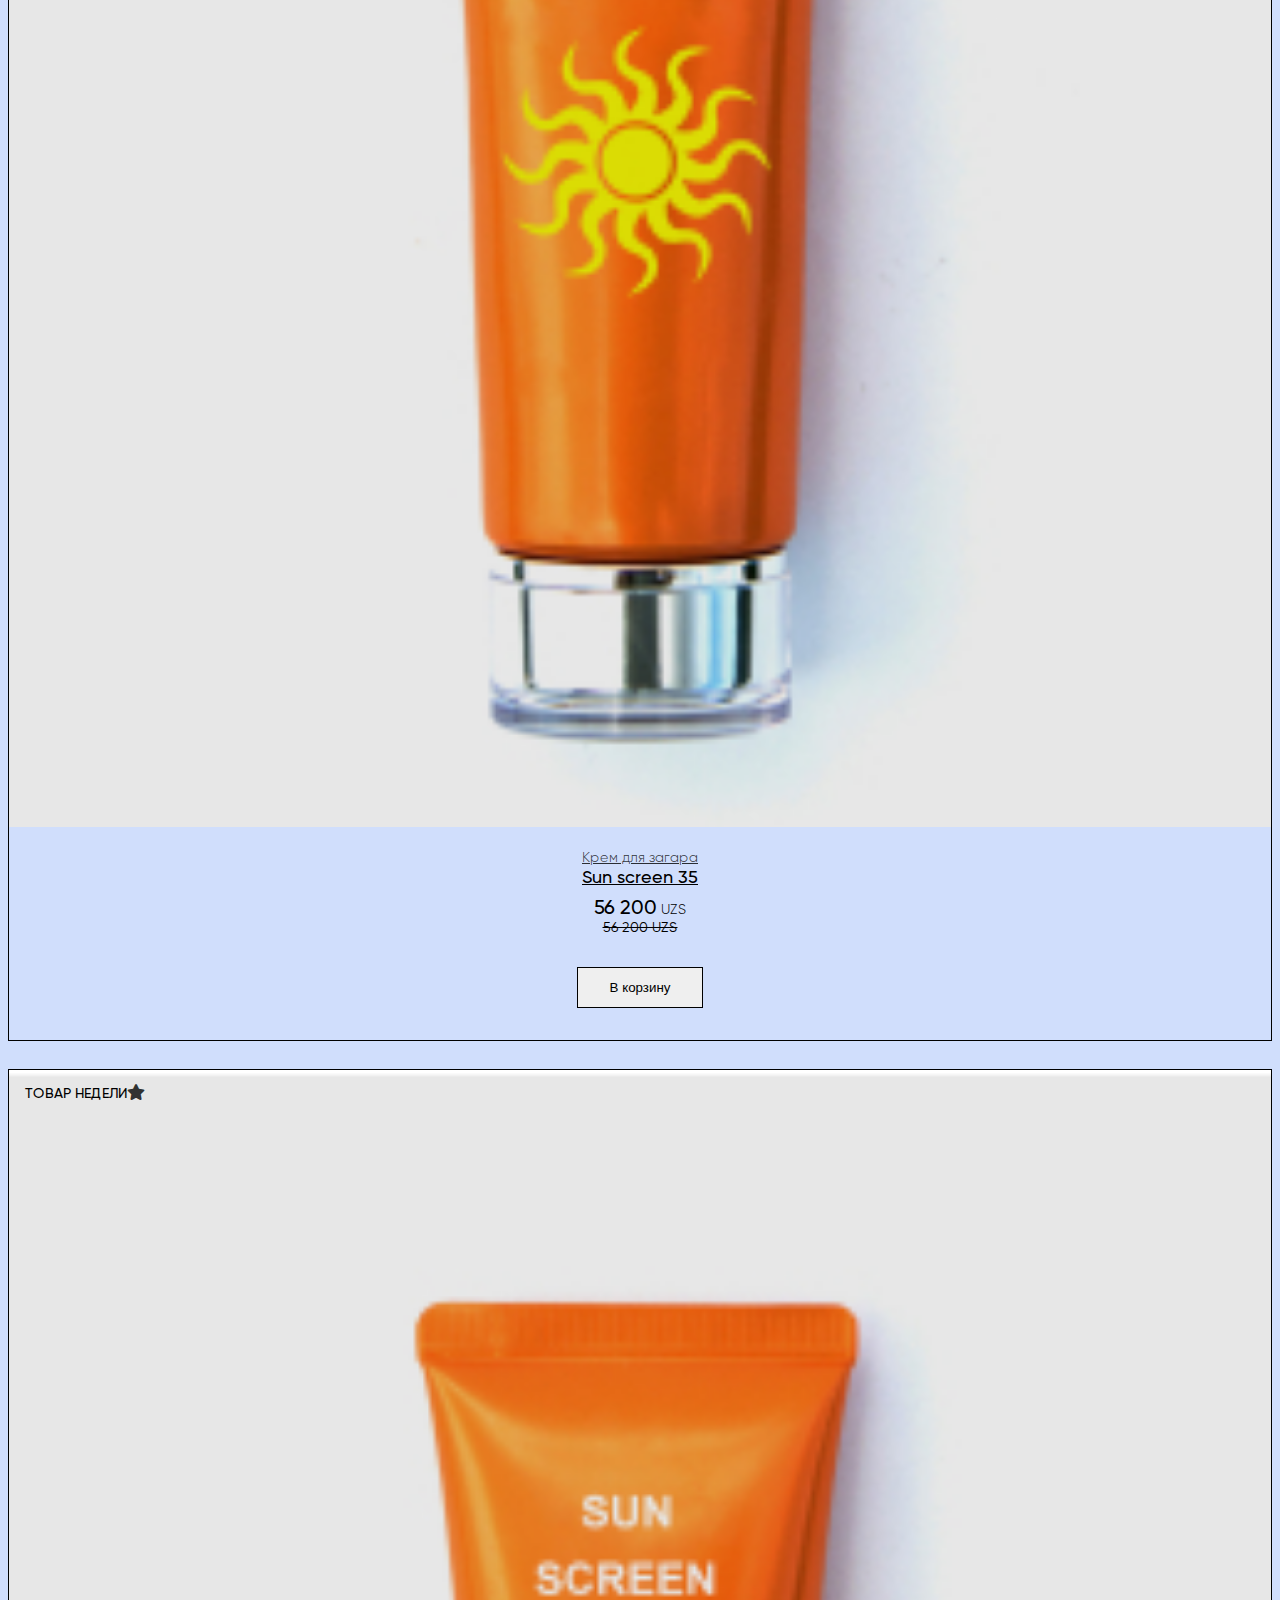
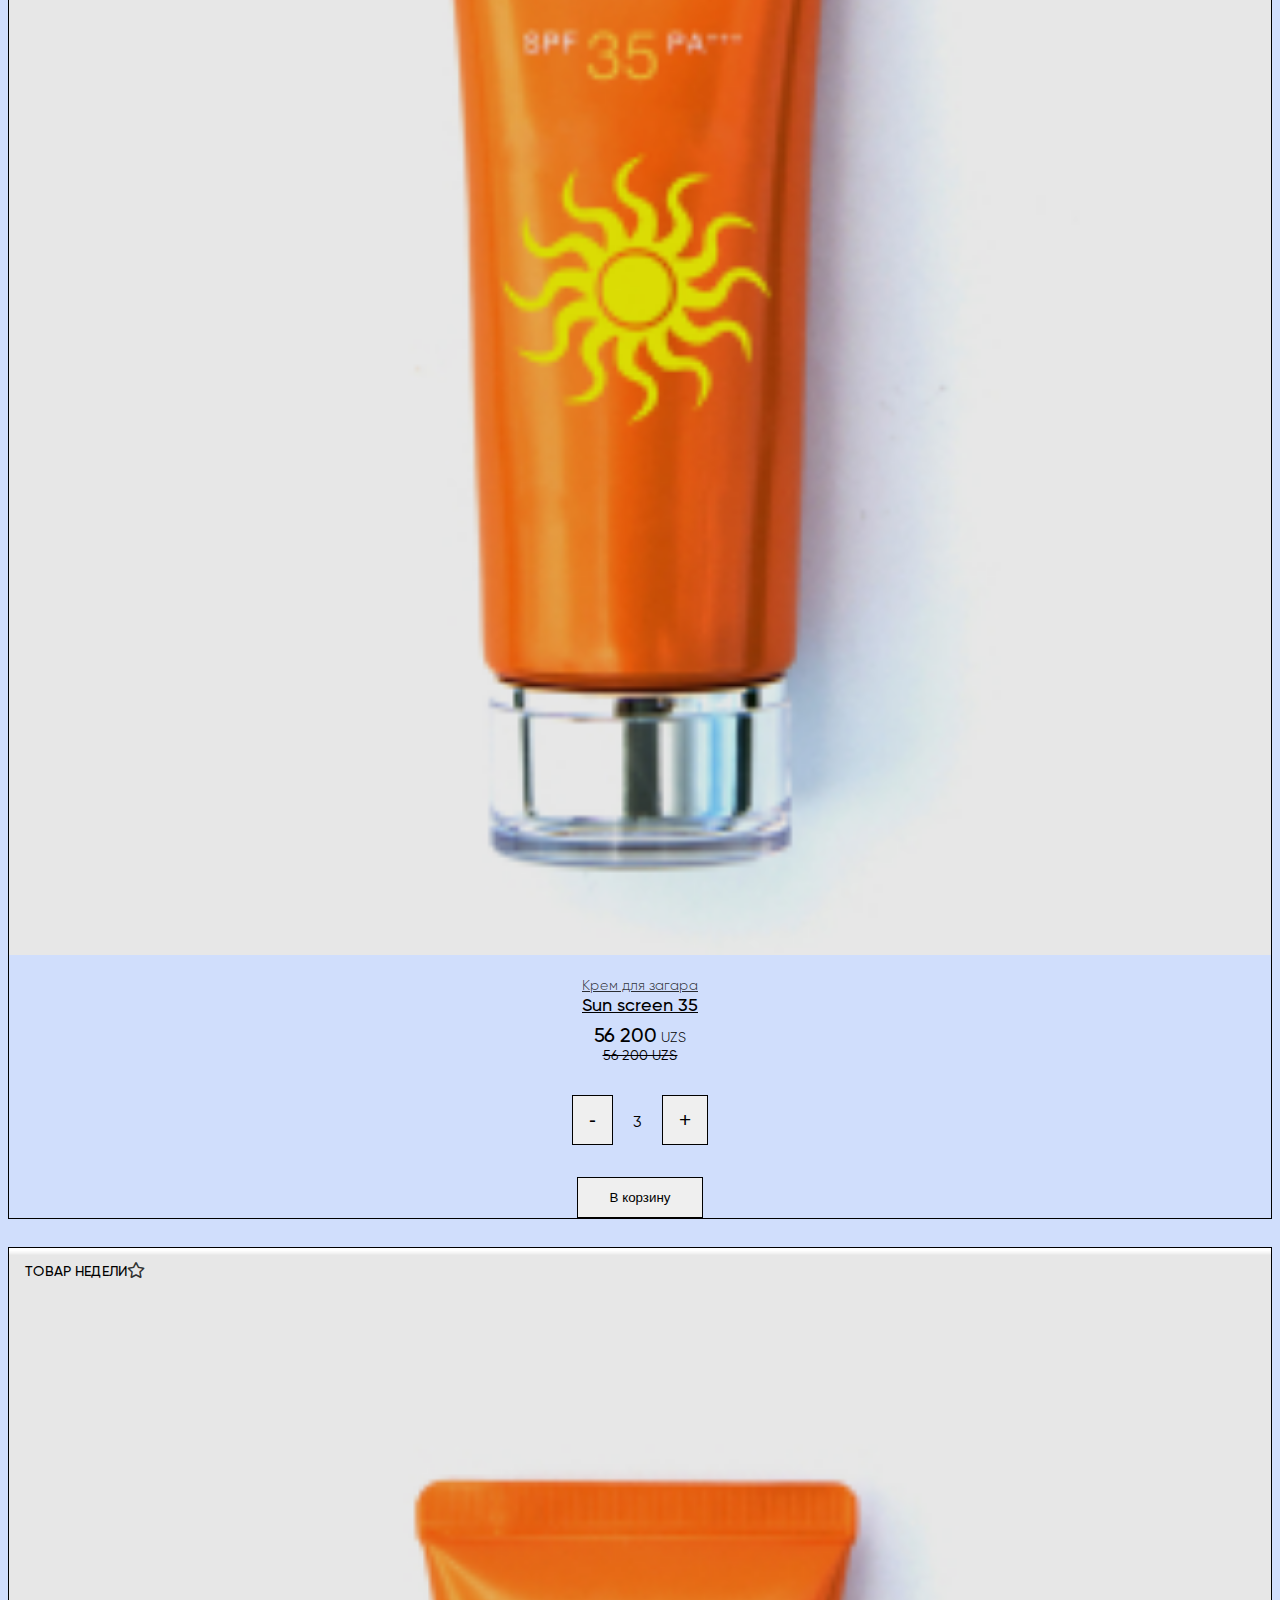
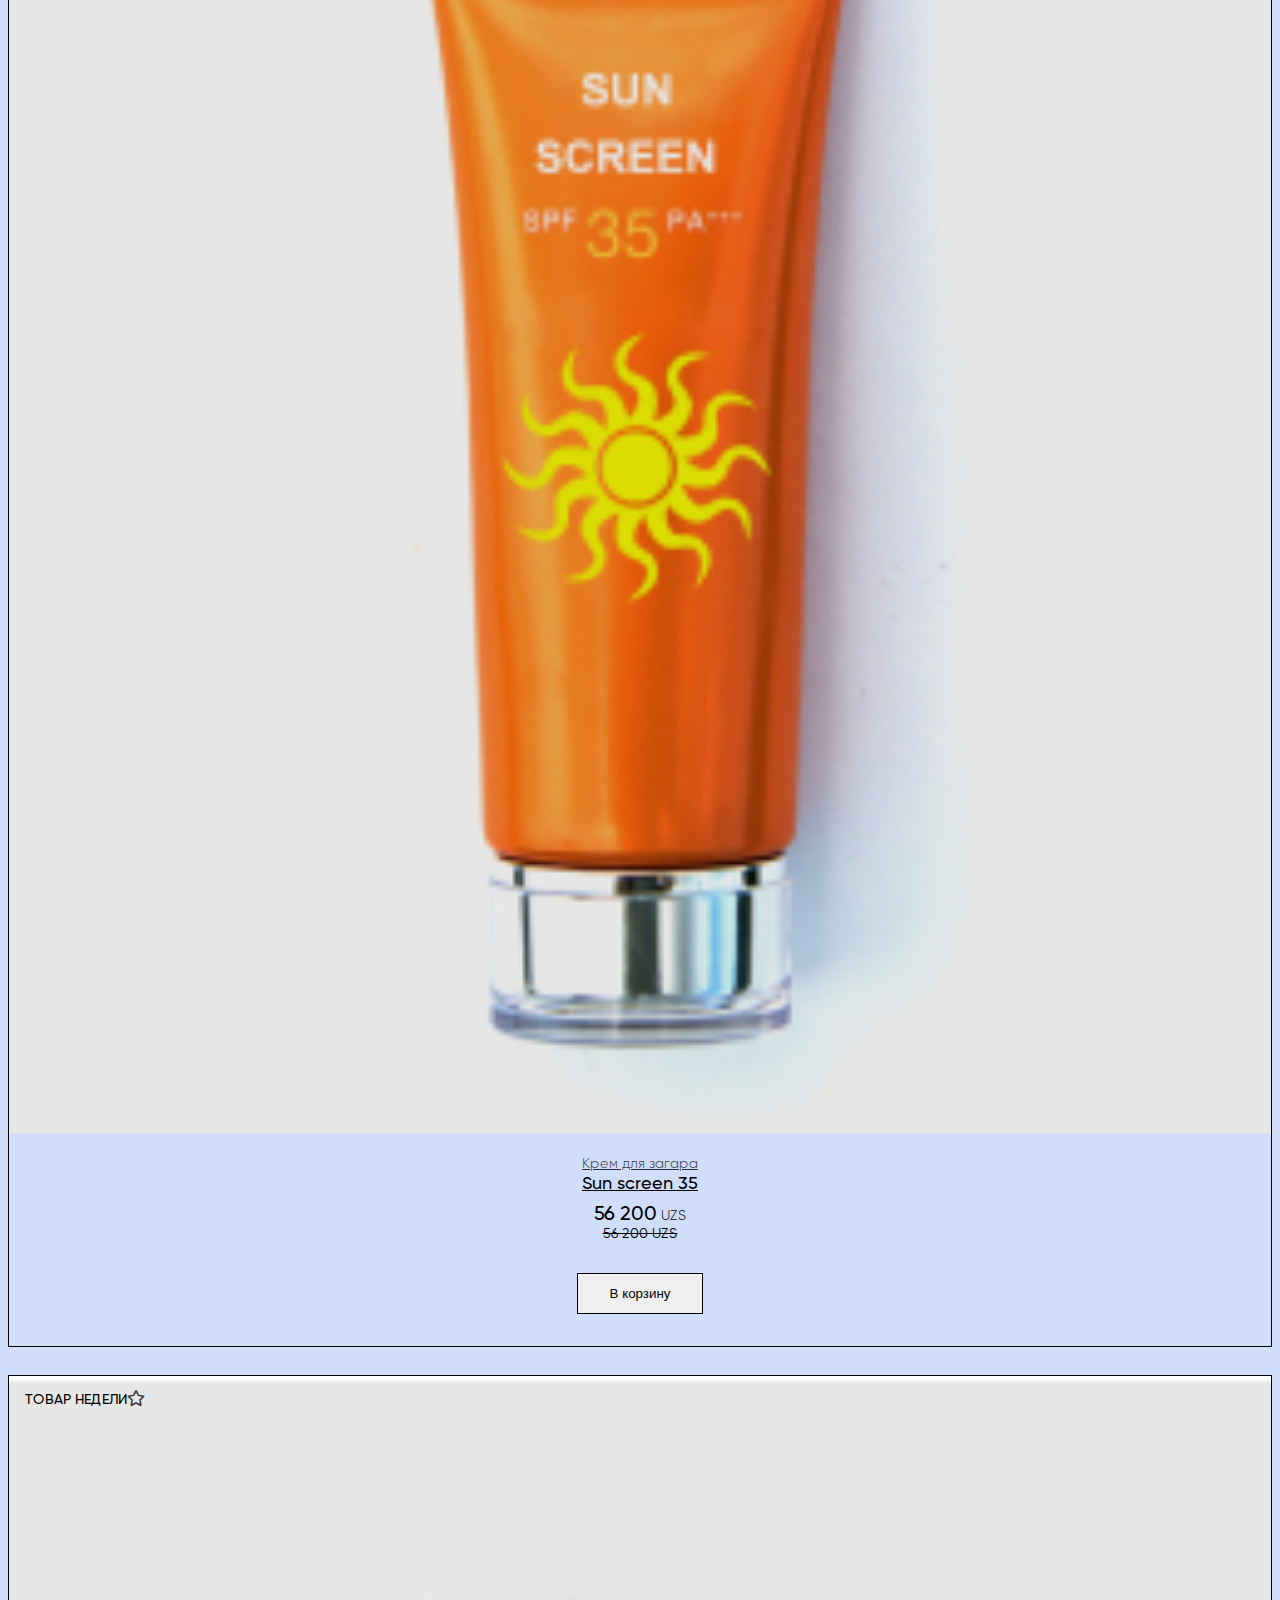
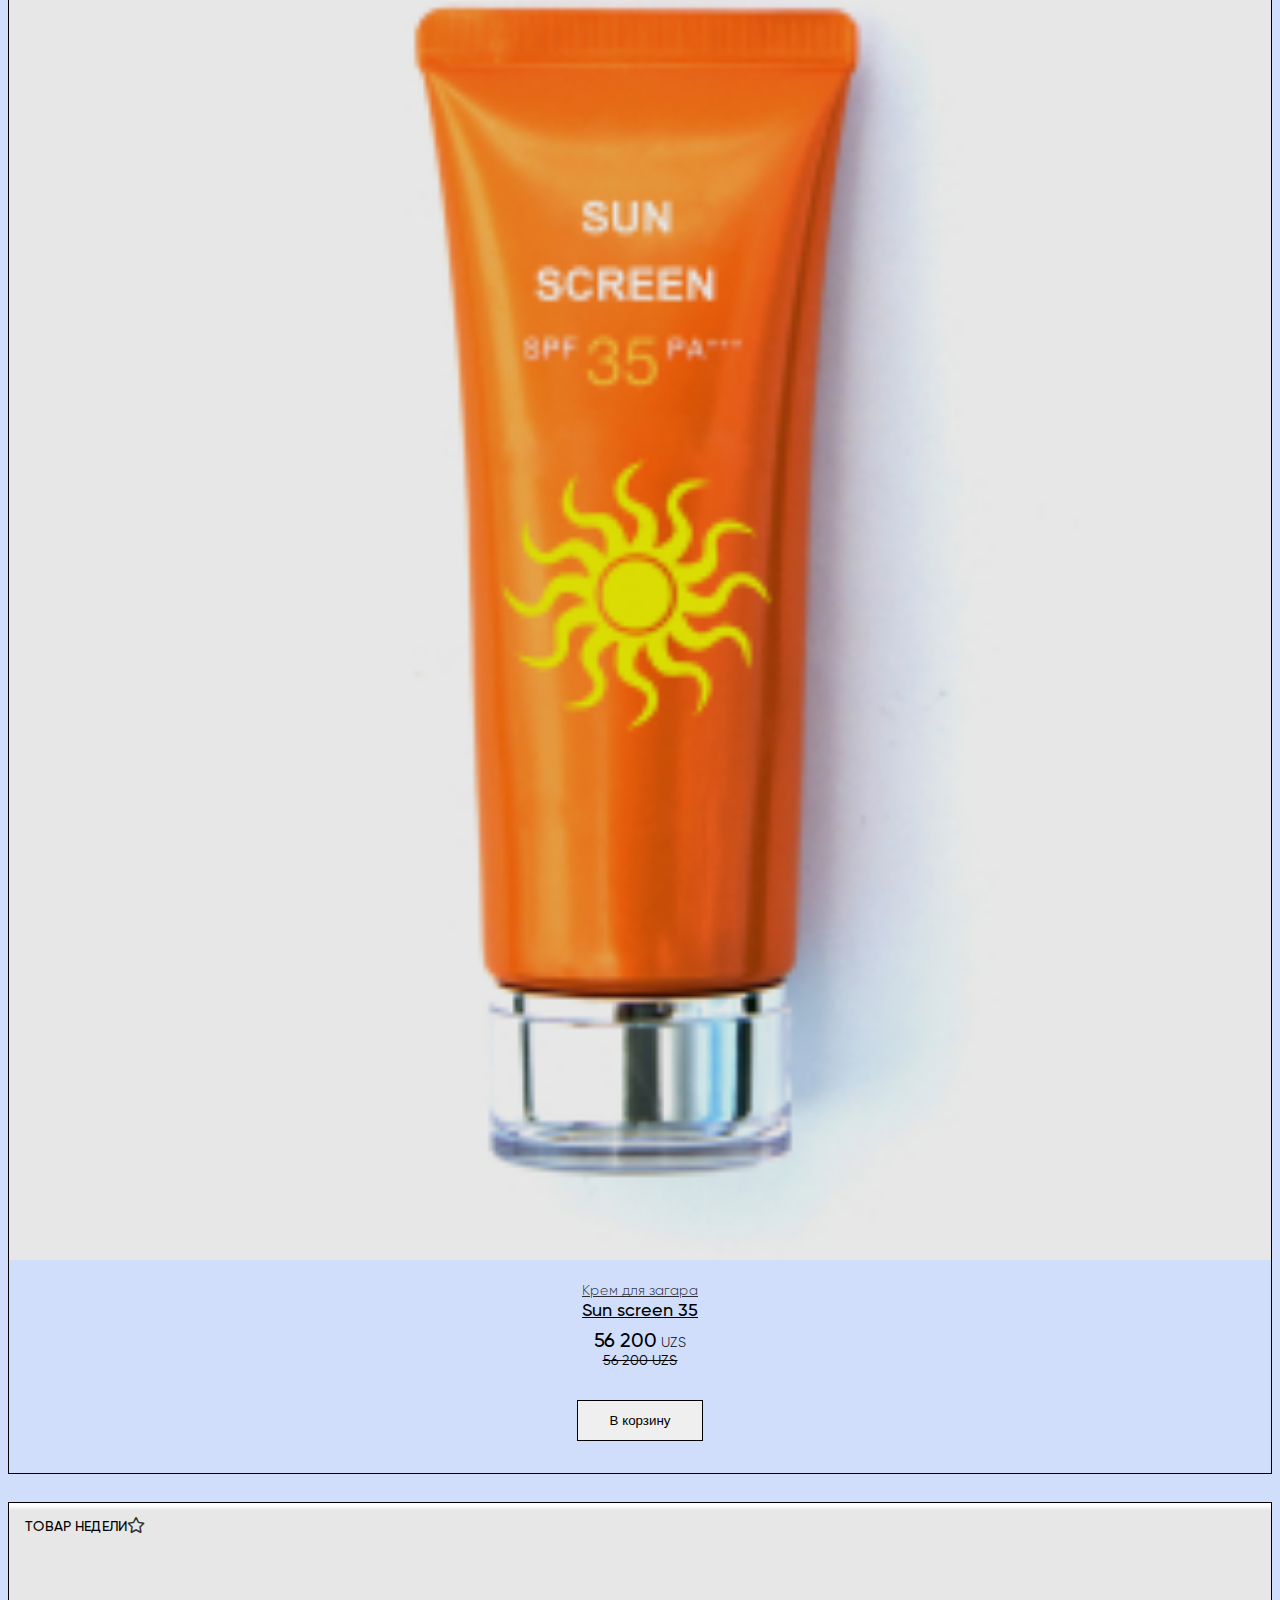
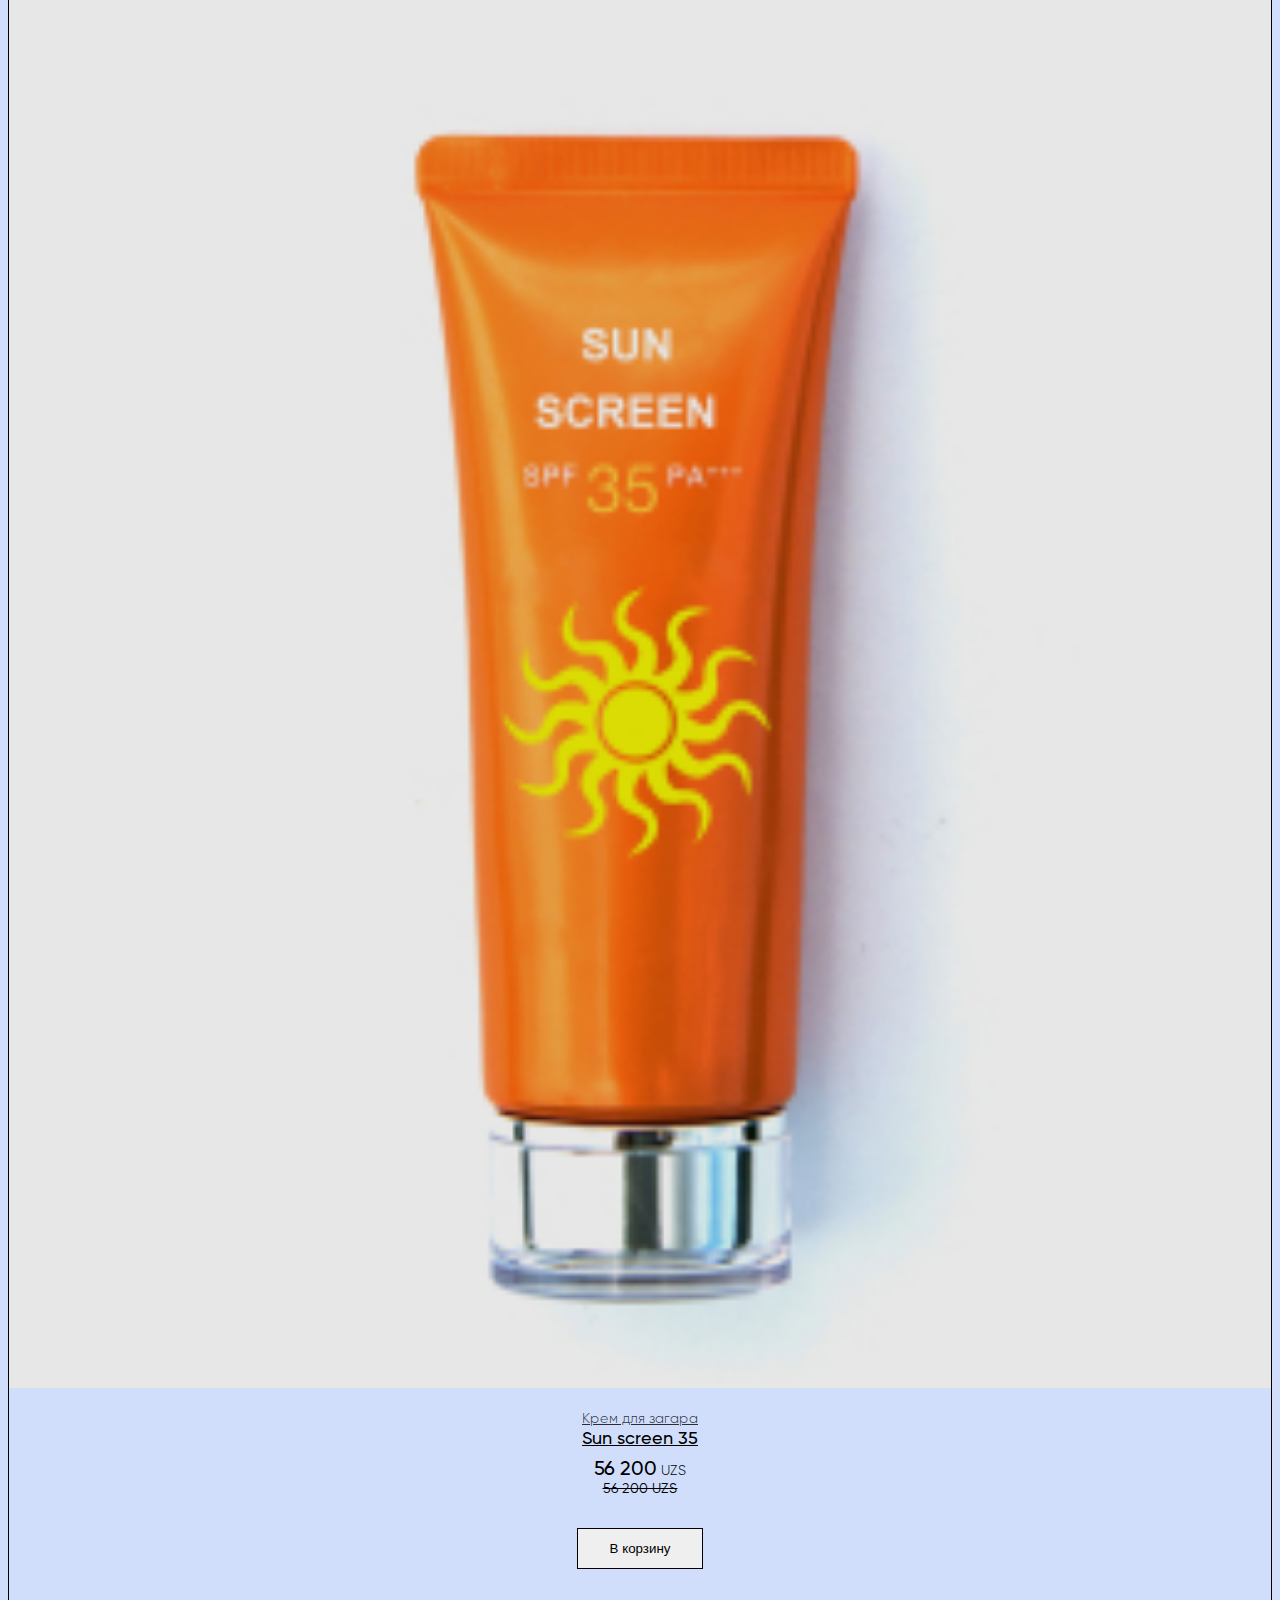
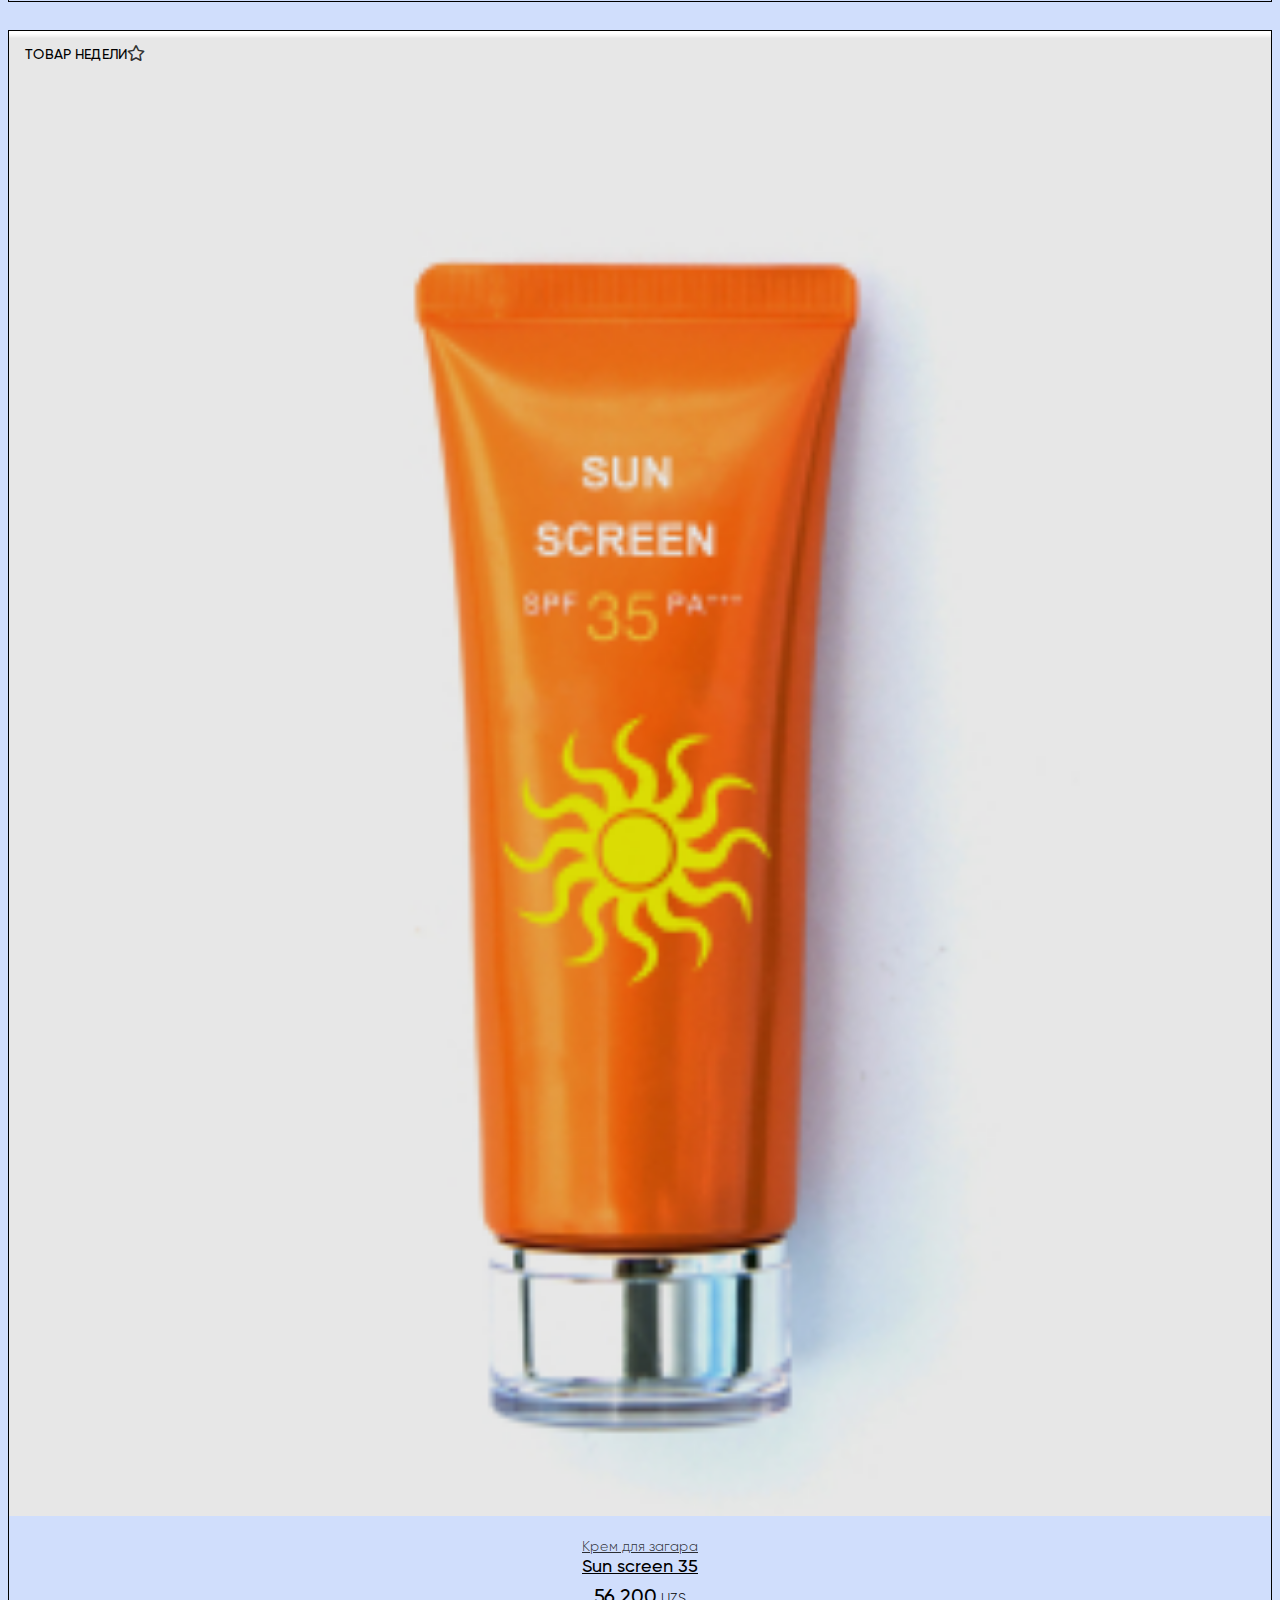
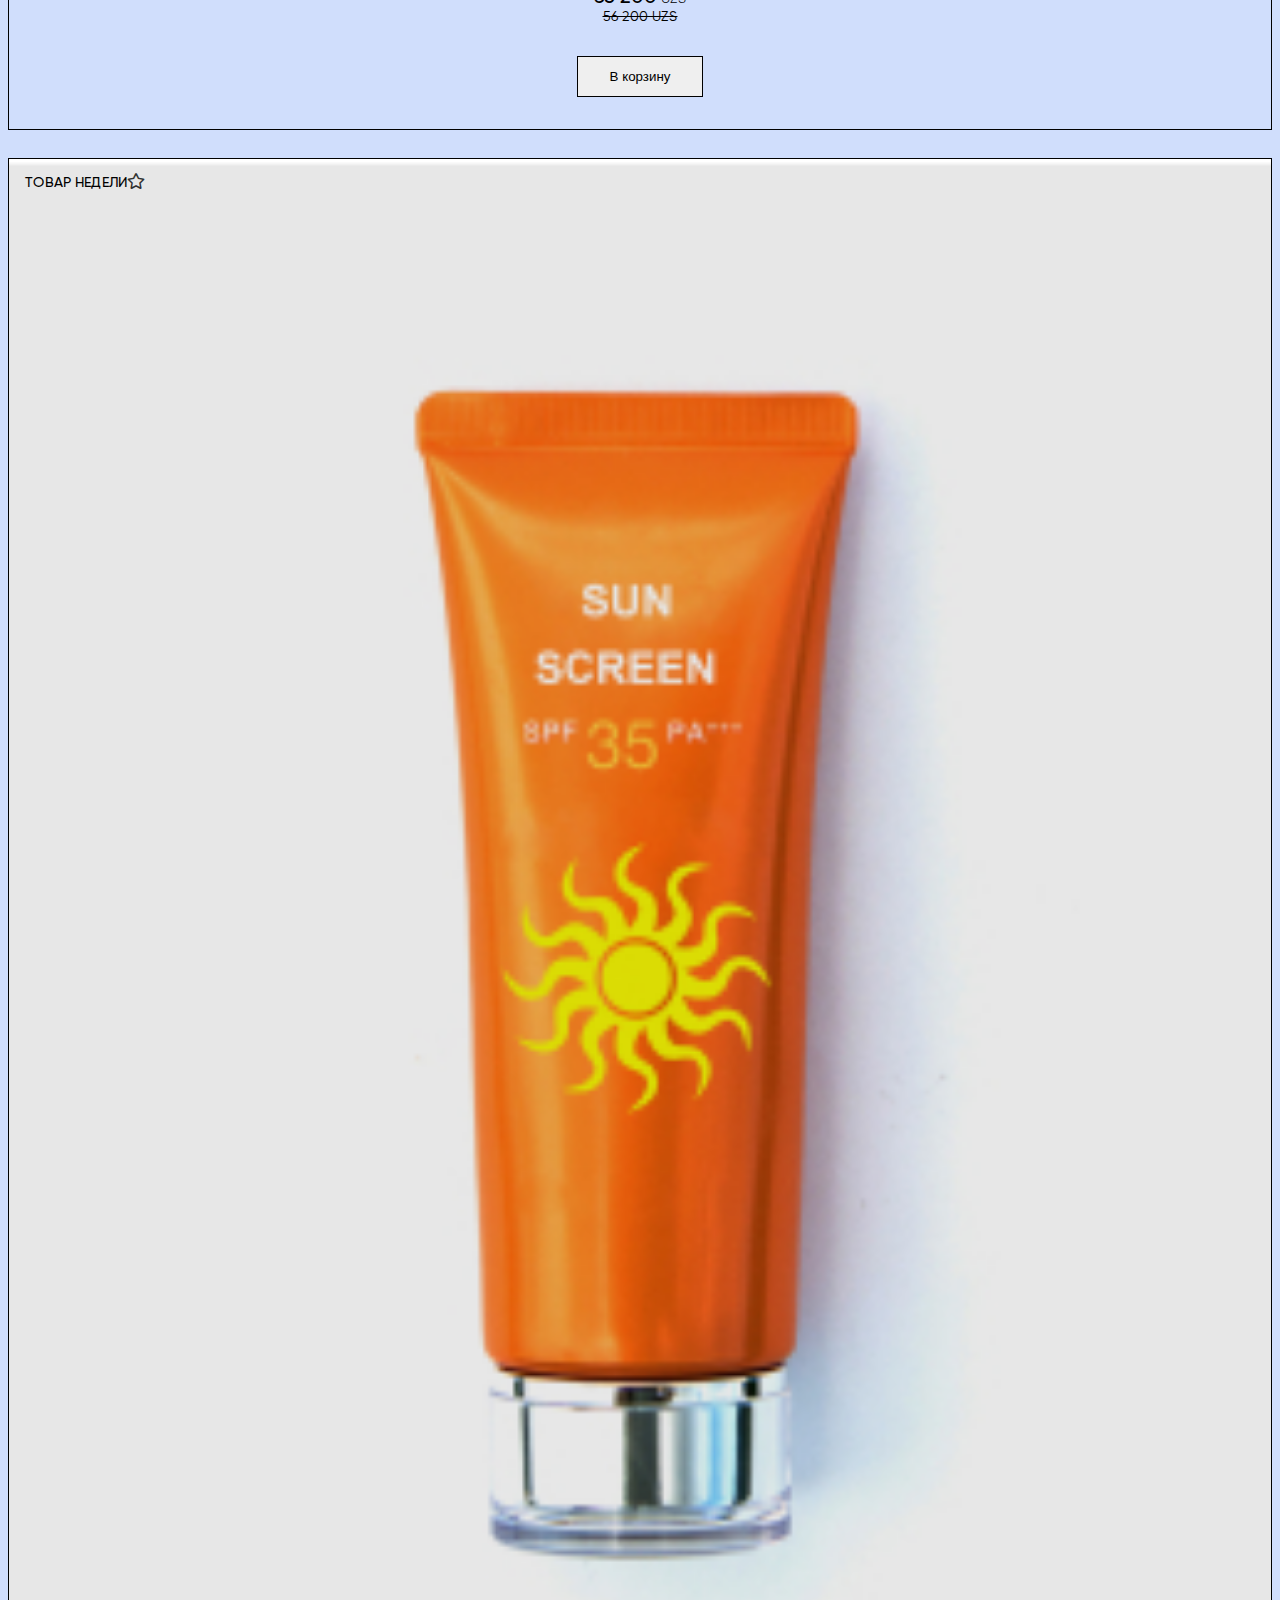
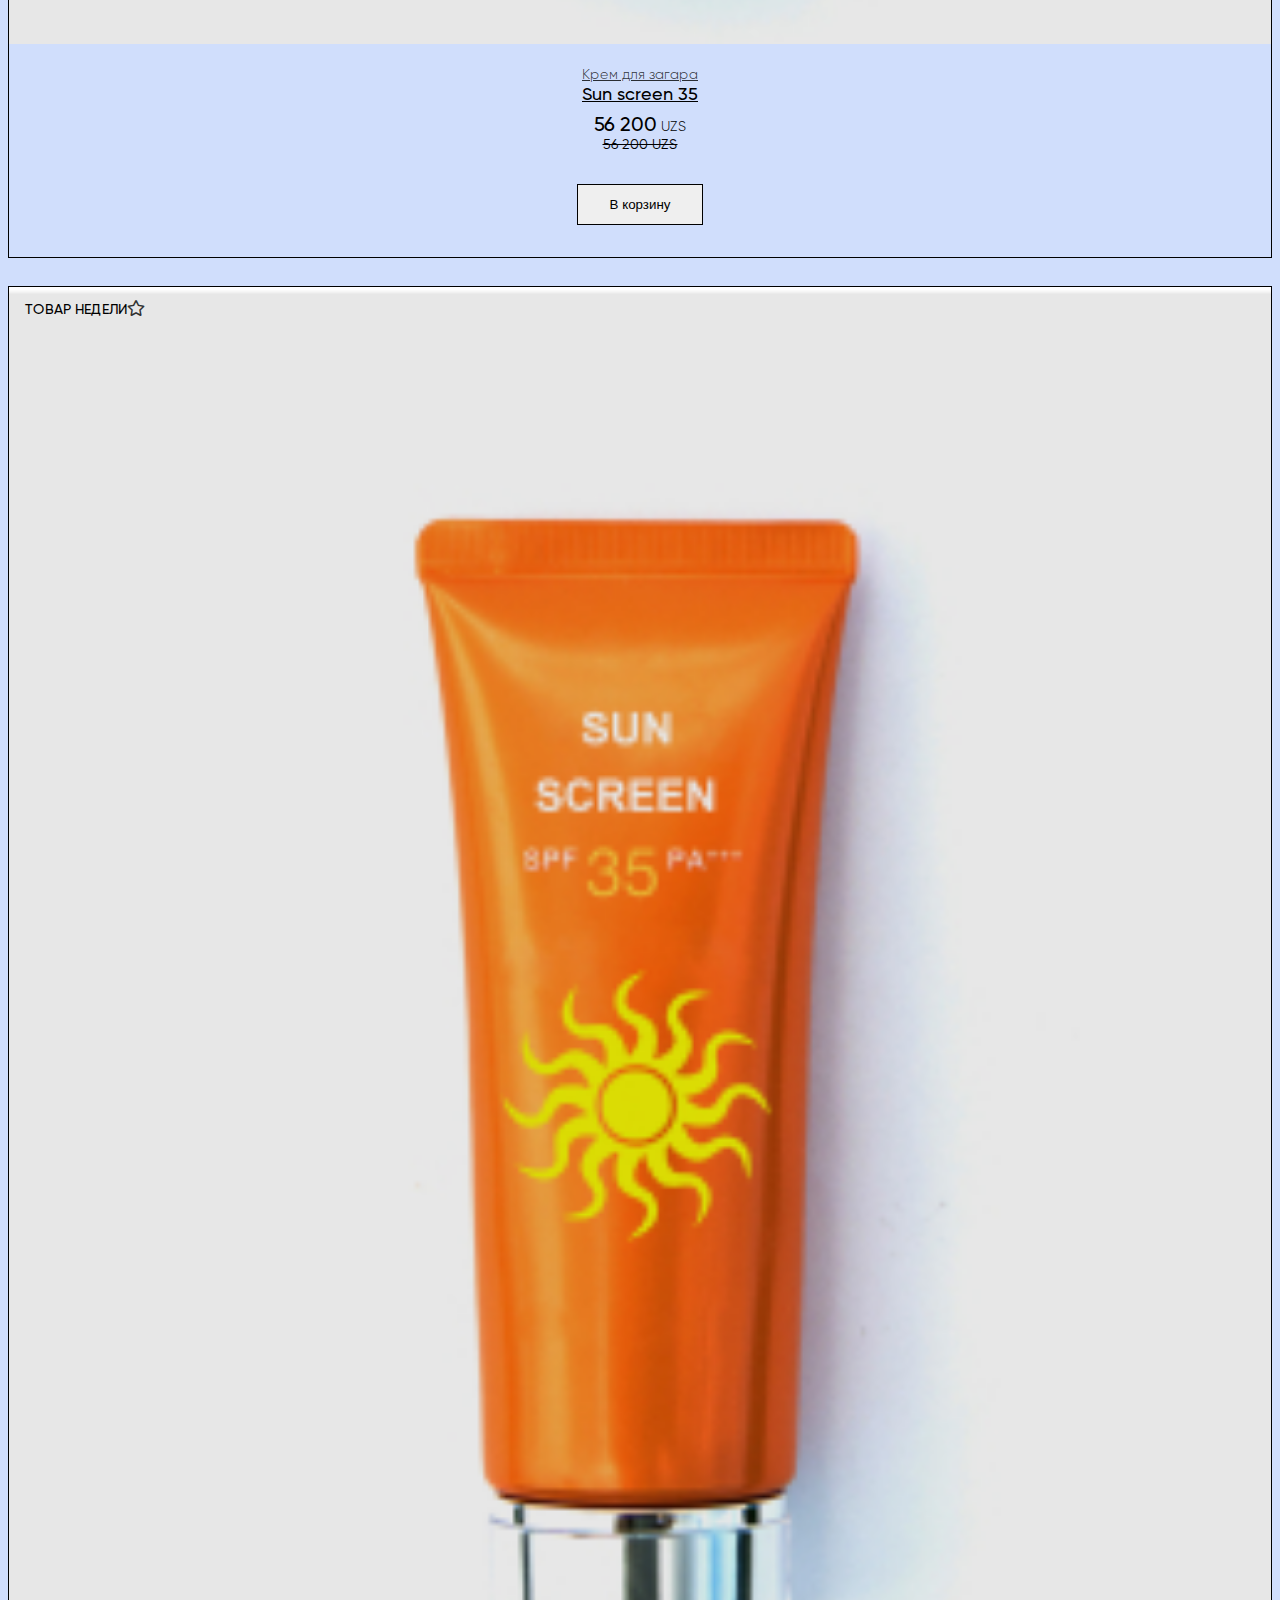
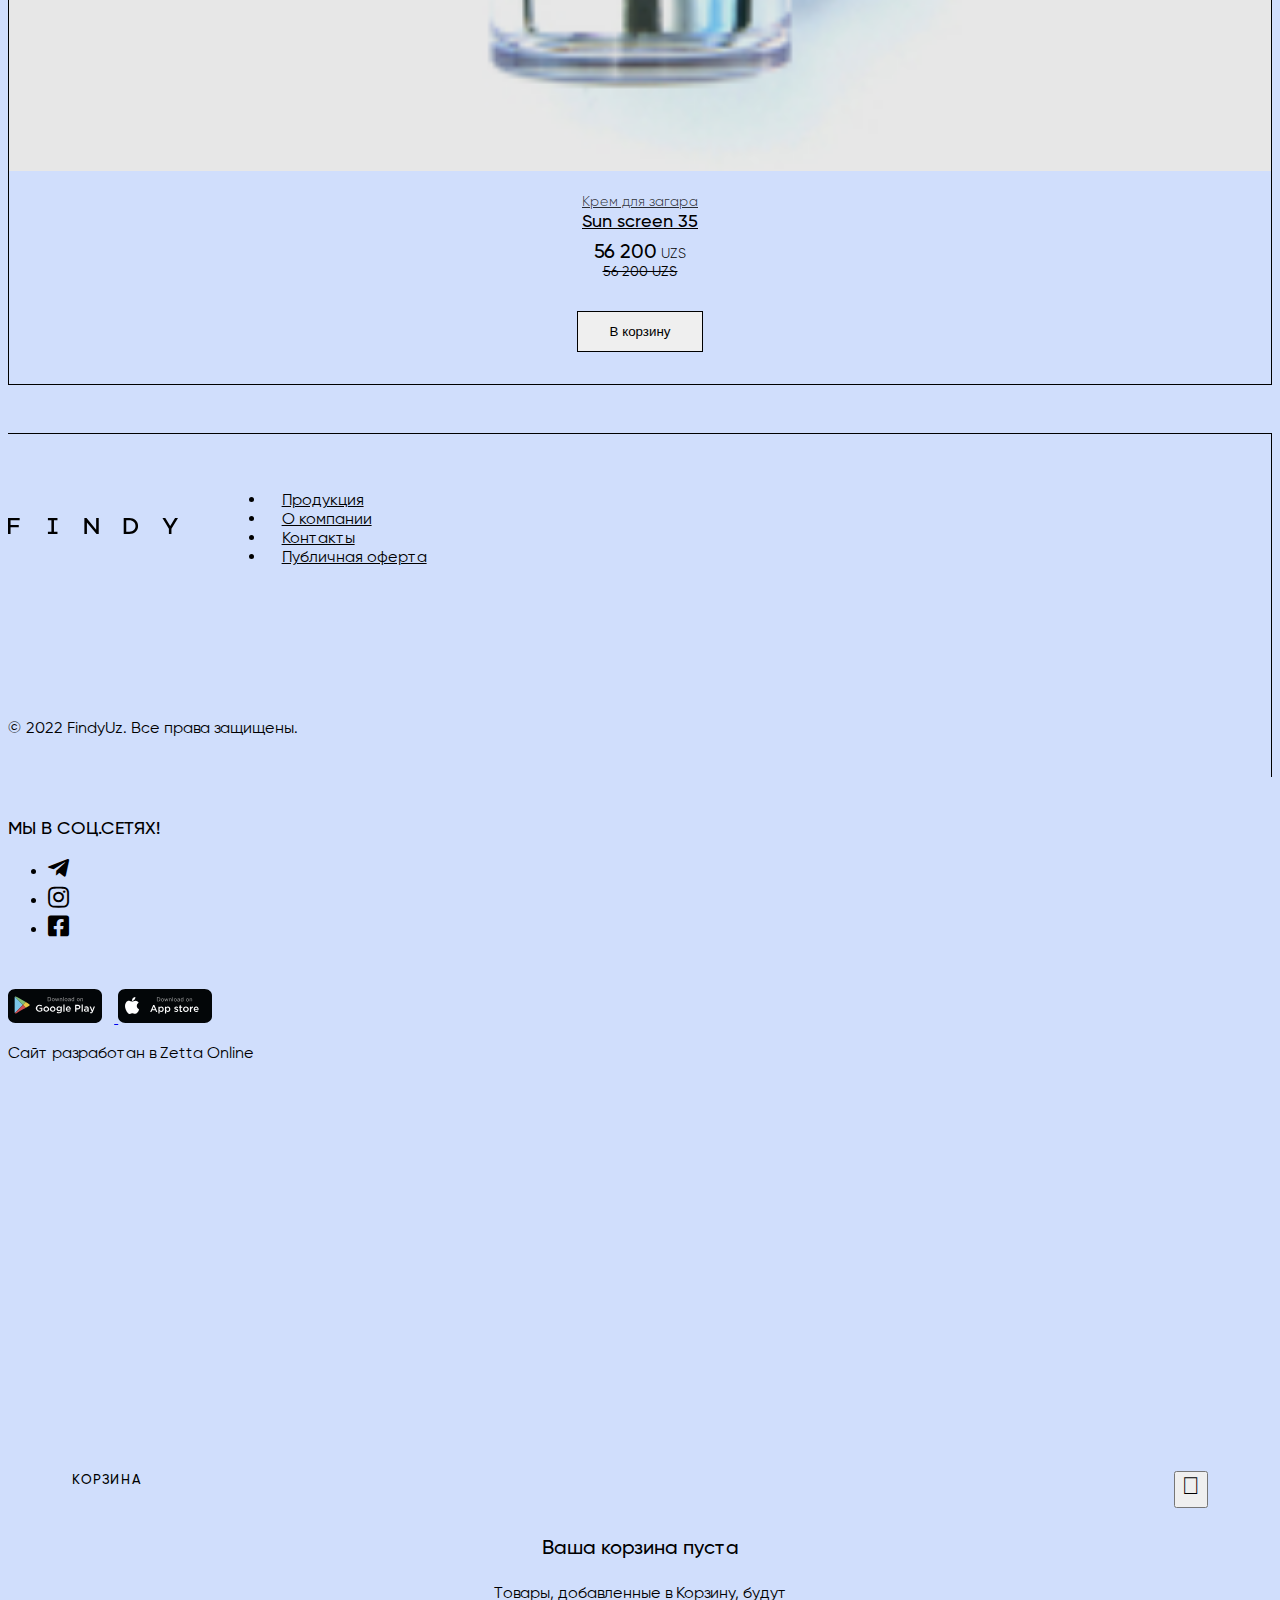
<file: menu.html>
<!DOCTYPE html>
<html lang="ru" class="es-bg-blue">

<head>
  <meta charset="UTF-8" />
  <meta http-equiv="X-UA-Compatible" content="IE=edge" />
  <meta name="viewport" content="width=device-width, initial-scale=1.0, maximum-scale=1.0, user-scalable=no" />

  <link rel="stylesheet" href="https://cdn.jsdelivr.net/npm/bootstrap@4.6.1/dist/css/bootstrap.min.css"
    integrity="sha384-zCbKRCUGaJDkqS1kPbPd7TveP5iyJE0EjAuZQTgFLD2ylzuqKfdKlfG/eSrtxUkn" crossorigin="anonymous" />
  <link rel="stylesheet" href="https://pro.fontawesome.com/releases/v5.15.4/css/all.css" />
  <link rel="stylesheet" href="fonts/stylesheet.css" />
  <link rel="stylesheet" href="css/style.css" />
  <link rel="stylesheet" href="css/media.css" />

  <title>Findy</title>
</head>

<body class="es-bg-blue">
  <header>
    <nav class="navbar navbar-expand-lg navbar-light fixed-top findy-navbar bg-pink">
      <div class="container">
        <a class="navbar-bars d-sm-block d-md-none" href="#" data-toggle="modal" data-target="#mobileModal">
          <i class="far fa-bars"></i>
        </a>
        <a class="navbar-brand" href="#">
          <img src="img/logo.svg" alt="Findy" />
        </a>
        <ul class="navbar-nav mx-auto sm-hide">
          <li class="nav-item active">
            <a class="nav-link" href="#">Главная</a>
          </li>
          <li class="nav-item">
            <a class="nav-link" href="#">Продукция</a>
          </li>
          <li class="nav-item">
            <a class="nav-link" href="#">О компании</a>
          </li>
          </li>
          <li class="nav-item">
            <a class="nav-link" href="#">Контакты</a>
          </li>
        </ul>
        <ul class="navbar-nav">
          <li class="nav-item">
            <a class="nav-link" href="#">
              <i class="far fa-search"></i>
            </a>
          </li>
          <li class="nav-item sm-hide">
            <a class="nav-link" href="#">
              <i class="far fa-star"></i>
            </a>
          </li>
          <li class="nav-item">
            <a class="nav-link" href="#" data-toggle="modal" data-target="#cartModal">
              <i class="far fa-shopping-bag"></i>
              <span class="badge badge-cart">2</span>
            </a>
          </li>
          <li class="nav-item sm-hide">
            <a class="nav-link" href="#" data-toggle="modal" data-target="#authModal">
              <i class="far fa-user"></i>
            </a>
          </li>
          <li class="nav-item dropdown mr-0 sm-hide">
            <a class="nav-link dropdown-toggle" href="#" id="navbarDropdown" role="button" data-toggle="dropdown"
              aria-expanded="false">
              РУС
            </a>
            <div class="dropdown-menu dropdown-menu-right" aria-labelledby="navbarDropdown">
              <a class="dropdown-item" href="#">Русский</a>
              <a class="dropdown-item" href="#">O'zbekcha</a>
              <a class="dropdown-item" href="#">English</a>
            </div>
          </li>
        </ul>
      </div>
    </nav>
  </header>

  <main>
    <div class="container">
      <div class="es-back-btn-wrapper">
        <button class="btn">
          <img class="es-back-ic" src="/img/ic_back.svg" alt="back">
          <span class="es-back-btn-text">Назад</span>
        </button>
      </div>
      <div class="categories-nav">
        <div class="category-item active">
          <button class="btn">Bath & Body Works</button>
        </div>
        <div class="category-item">
          <button class="btn">Bath & Body Works</button>
        </div>
        <div class="category-item">
          <button class="btn">Bath & Body Works</button>
        </div>
        <div class="category-item">
          <button class="btn">Bath & Body Works</button>
        </div>
        <div class="category-item">
          <button class="btn">Bath & Body Works</button>
        </div>
      </div>
      <div class="es-filter-nav d-flex align-items-center justify-content-between">
        <ul class="nav es-filter-list">
          <li class="nav-item">
            <button class="btn nav-link text-uppercase filter-btn active">витамины</button>
          </li>
          <li class="nav-item">
            <button class="btn nav-link text-uppercase filter-btn">от простуды</button>
          </li>
          <li class="nav-item">
            <button class="btn nav-link text-uppercase filter-btn">лейкопластыри</button>
          </li>
        </ul>
        <div class="select-wrapper">
          <label class="filter-label" for="filter-type">Сортировать по:</label>
          <select id="filter-type" class="form-select" id="" aria-label="Default select example">
            <option selected>Популярности</option>
            <option value="1">One</option>
            <option value="2">Two</option>
            <option value="3">Three</option>
          </select>
        </div>
      </div>
      <div class="product-list">
        <div class="row">
          <div class="col-6 col-md-3">
            <div class="product-card">
              <div class="product-options">
                <span class="product-flag">Товар недели</span>
                <a href="#" class="favorite-btn ml-auto">
                  <i class="far fa-star"></i>
                </a>
              </div>
              <div class="product-img">
                <a href="#">
                  <img src="img/product.jpg" class="img-fluid" />
                </a>
              </div>
              <div class="product-detail">
                <div class="product-category">
                  <a href="#">Крем для загара</a>
                </div>
                <div class="product-name">
                  <a href="#">Sun screen 35</a>
                </div>
                <div class="product-price">
                  <div class="product-real-price">
                    <span class="price">56 200</span>
                    <span class="currency">UZS</span>
                  </div>
                  <div class="product-discount-price">
                    56 200 UZS
                  </div>
                </div>
              </div>
              <div class="product-controls">
                <button class="btn findy-btn">В корзину</button>
              </div>
            </div>
          </div>
          <div class="col-6 col-md-3">
            <div class="product-card">
              <div class="product-options">
                <span class="product-flag">Товар недели</span>
                <a href="#" class="favorite-btn ml-auto">
                  <i class="fas fa-star"></i>
                </a>
              </div>
              <div class="product-img">
                <a href="#">
                  <img src="img/product.jpg" class="img-fluid" />
                </a>
              </div>
              <div class="product-detail">
                <div class="product-category">
                  <a href="#">Крем для загара</a>
                </div>
                <div class="product-name">
                  <a href="#">Sun screen 35</a>
                </div>
                <div class="product-price">
                  <div class="product-real-price">
                    <span class="price">56 200</span>
                    <span class="currency">UZS</span>
                  </div>
                  <div class="product-discount-price">
                    56 200 UZS
                  </div>
                </div>
              </div>
              <div class="product-controls">
                <button class="btn findy-btn btn-minus">-</button>
                <span class="product-quantity">3</span>
                <button class="btn findy-btn btn-plus">+</button>
              </div>
              <button class="btn findy-btn d-none">В корзину</button>
            </div>
          </div>
          <div class="col-6 col-md-3">
            <div class="product-card">
              <div class="product-options">
                <span class="product-flag">Товар недели</span>
                <a href="#" class="favorite-btn ml-auto">
                  <i class="far fa-star"></i>
                </a>
              </div>
              <div class="product-img">
                <a href="#">
                  <img src="img/product.jpg" class="img-fluid" />
                </a>
              </div>
              <div class="product-detail">
                <div class="product-category">
                  <a href="#">Крем для загара</a>
                </div>
                <div class="product-name">
                  <a href="#">Sun screen 35</a>
                </div>
                <div class="product-price">
                  <div class="product-real-price">
                    <span class="price">56 200</span>
                    <span class="currency">UZS</span>
                  </div>
                  <div class="product-discount-price">
                    56 200 UZS
                  </div>
                </div>
              </div>
              <div class="product-controls">
                <button class="btn findy-btn">В корзину</button>
              </div>
            </div>
          </div>
          <div class="col-6 col-md-3">
            <div class="product-card">
              <div class="product-options">
                <span class="product-flag">Товар недели</span>
                <a href="#" class="favorite-btn ml-auto">
                  <i class="far fa-star"></i>
                </a>
              </div>
              <div class="product-img">
                <a href="#">
                  <img src="img/product.jpg" class="img-fluid" />
                </a>
              </div>
              <div class="product-detail">
                <div class="product-category">
                  <a href="#">Крем для загара</a>
                </div>
                <div class="product-name">
                  <a href="#">Sun screen 35</a>
                </div>
                <div class="product-price">
                  <div class="product-real-price">
                    <span class="price">56 200</span>
                    <span class="currency">UZS</span>
                  </div>
                  <div class="product-discount-price">
                    56 200 UZS
                  </div>
                </div>
              </div>
              <div class="product-controls">
                <button class="btn findy-btn">В корзину</button>
              </div>
            </div>
          </div>
          <div class="col-6 col-md-3">
            <div class="product-card">
              <div class="product-options">
                <span class="product-flag">Товар недели</span>
                <a href="#" class="favorite-btn ml-auto">
                  <i class="far fa-star"></i>
                </a>
              </div>
              <div class="product-img">
                <a href="#">
                  <img src="img/product.jpg" class="img-fluid" />
                </a>
              </div>
              <div class="product-detail">
                <div class="product-category">
                  <a href="#">Крем для загара</a>
                </div>
                <div class="product-name">
                  <a href="#">Sun screen 35</a>
                </div>
                <div class="product-price">
                  <div class="product-real-price">
                    <span class="price">56 200</span>
                    <span class="currency">UZS</span>
                  </div>
                  <div class="product-discount-price">
                    56 200 UZS
                  </div>
                </div>
              </div>
              <div class="product-controls">
                <button class="btn findy-btn">В корзину</button>
              </div>
            </div>
          </div>
          <div class="col-6 col-md-3">
            <div class="product-card">
              <div class="product-options">
                <span class="product-flag">Товар недели</span>
                <a href="#" class="favorite-btn ml-auto">
                  <i class="far fa-star"></i>
                </a>
              </div>
              <div class="product-img">
                <a href="#">
                  <img src="img/product.jpg" class="img-fluid" />
                </a>
              </div>
              <div class="product-detail">
                <div class="product-category">
                  <a href="#">Крем для загара</a>
                </div>
                <div class="product-name">
                  <a href="#">Sun screen 35</a>
                </div>
                <div class="product-price">
                  <div class="product-real-price">
                    <span class="price">56 200</span>
                    <span class="currency">UZS</span>
                  </div>
                  <div class="product-discount-price">
                    56 200 UZS
                  </div>
                </div>
              </div>
              <div class="product-controls">
                <button class="btn findy-btn">В корзину</button>
              </div>
            </div>
          </div>
          <div class="col-6 col-md-3">
            <div class="product-card">
              <div class="product-options">
                <span class="product-flag">Товар недели</span>
                <a href="#" class="favorite-btn ml-auto">
                  <i class="far fa-star"></i>
                </a>
              </div>
              <div class="product-img">
                <a href="#">
                  <img src="img/product.jpg" class="img-fluid" />
                </a>
              </div>
              <div class="product-detail">
                <div class="product-category">
                  <a href="#">Крем для загара</a>
                </div>
                <div class="product-name">
                  <a href="#">Sun screen 35</a>
                </div>
                <div class="product-price">
                  <div class="product-real-price">
                    <span class="price">56 200</span>
                    <span class="currency">UZS</span>
                  </div>
                  <div class="product-discount-price">
                    56 200 UZS
                  </div>
                </div>
              </div>
              <div class="product-controls">
                <button class="btn findy-btn">В корзину</button>
              </div>
            </div>
          </div>
          <div class="col-6 col-md-3">
            <div class="product-card">
              <div class="product-options">
                <span class="product-flag">Товар недели</span>
                <a href="#" class="favorite-btn ml-auto">
                  <i class="far fa-star"></i>
                </a>
              </div>
              <div class="product-img">
                <a href="#">
                  <img src="img/product.jpg" class="img-fluid" />
                </a>
              </div>
              <div class="product-detail">
                <div class="product-category">
                  <a href="#">Крем для загара</a>
                </div>
                <div class="product-name">
                  <a href="#">Sun screen 35</a>
                </div>
                <div class="product-price">
                  <div class="product-real-price">
                    <span class="price">56 200</span>
                    <span class="currency">UZS</span>
                  </div>
                  <div class="product-discount-price">
                    56 200 UZS
                  </div>
                </div>
              </div>
              <div class="product-controls">
                <button class="btn findy-btn">В корзину</button>
              </div>
            </div>
          </div>
        </div>
      </div>
    </div>
  </main>

  <footer>
    <div class="container">
      <div class="row">
        <div class="col-md-9">
          <div class="footer-left">
            <div class="footer-content">
              <a href="#" class="footer-logo">
                <img src="img/logo.svg" height="16" />
              </a>
              <ul class="nav">
                <li class="nav-item">
                  <a class="nav-link" href="#">Продукция</a>
                </li>
                <li class="nav-item">
                  <a class="nav-link" href="#">О компании</a>
                </li>
                </li>
                <li class="nav-item">
                  <a class="nav-link" href="#">Контакты</a>
                </li>
                <li class="nav-item">
                  <a class="nav-link" href="#">Публичная оферта</a>
                </li>
              </ul>
            </div>
            <div class="copyright">
              © 2022 FindyUz. Все права защищены.
            </div>
          </div>
        </div>
        <div class="col-md-3">
          <div class="footer-right">
            <div class="footer-title">МЫ В СОЦ.СЕТЯХ!</div>
            <ul class="nav socials">
              <li>
                <a href="https://t.me/findyuz_bot">
                  <i class="fab fa-telegram-plane"></i>
                </a>
              </li>
              <li>
                <a href="https://www.instagram.com/findy.uz">
                  <i class="fab fa-instagram"></i>
                </a>
              </li>
              <li>
                <a href="https://www.facebook.com/findy.uz">
                  <i class="fab fa-facebook-square"></i>
                </a>
              </li>
            </ul>

            <div class="apps">
              <a href="#">
                <img src="img/gp.svg" />
              </a>
              <a href="#">
                <img src="img/as.svg" />
              </a>
            </div>
            <div class="developed">
              Сайт разработан в Zetta Online
            </div>
          </div>
        </div>
      </div>
    </div>
  </footer>

  <!-- Mobile Tabs -->
  <div class="mobile-nav d-lg-none">
    <ul class="nav">
      <li class="nav-item">
        <a class="nav-link active" href="/">
          <i class="fal fa-home"></i>
          <span>Главная</span>
        </a>
      </li>
      <li class="nav-item">
        <a class="nav-link" href="/menu">
          <i class="fal fa-acorn"></i>
          <span>Продукция</span>
        </a>
      </li>
      <li class="nav-item">
        <a class="nav-link" href="#">
          <i class="fal fa-star"></i>
          <span>Избранное</span>
        </a>
      </li>
      <li class="nav-item">
        <a class="nav-link" href="#" data-toggle="modal" data-target="#authModal">
          <i class="fal fa-user"></i>
          <span>Профиль</span>
        </a>
      </li>
    </ul>
  </div>

  <!-- Cart Modal -->
  <div class="modal cart-modal fade" id="cartModal" tabindex="-1" aria-labelledby="cartModalLabel" aria-hidden="true">
    <div class="modal-dialog modal-lg modal-dialog-centered">
      <div class="modal-content">
        <div class="modal-header bg-blue"></div>
        <div class="modal-body">
          <div class="modal-header-block">
            <h5 class="modal-title" id="cartModalLabel">Корзина</h5>
            <button type="button" class="close" data-dismiss="modal" aria-label="Close">
              <i class="fal fa-times"></i>
            </button>
          </div>

          <div class="empty-cart d-none">
            <div class="ec-title">Ваша корзина пуста</div>
            <div class="ec-text">Товары, добавленные в Корзину, будут<br>отображаться здесь</div>
            <a href="#" class="btn findy-btn">Начать шопинг</a>
          </div>

          <div class="cart-list">
            <div class="cart-item">
              <div class="cart-img" style="background-image: url('img/product.jpg');"></div>
              <div class="cart-detail">
                <div class="cart-category">Крем для лица</div>
                <div class="cart-name">Beautiful Skin Care</div>
              </div>
              <div class="cart-control">
                <a href="#" class="cart-control-btn cart-minus">-</a>
                <span class="cart-quantity">2</span>
                <a href="#" class="cart-control-btn cart-plus">+</a>
              </div>
              <div class="cart-price">
                <span class="price">8 615 022</span>
                <span class="currency">UZS</span>
              </div>
            </div>
            <div class="cart-item">
              <div class="cart-img" style="background-image: url('img/product.jpg');"></div>
              <div class="cart-detail">
                <div class="cart-category">Крем для лица</div>
                <div class="cart-name">Beautiful Skin Care</div>
              </div>
              <div class="cart-control">
                <a href="#" class="cart-control-btn cart-minus">-</a>
                <span class="cart-quantity">2</span>
                <a href="#" class="cart-control-btn cart-plus">+</a>
              </div>
              <div class="cart-price">
                <span class="price">8 615 022</span>
                <span class="currency">UZS</span>
              </div>
            </div>
            <div class="cart-item">
              <div class="cart-img" style="background-image: url('img/product.jpg');"></div>
              <div class="cart-detail">
                <div class="cart-category">Крем для лица</div>
                <div class="cart-name">Beautiful Skin Care</div>
              </div>
              <div class="cart-control">
                <a href="#" class="cart-control-btn cart-minus">-</a>
                <span class="cart-quantity">2</span>
                <a href="#" class="cart-control-btn cart-plus">+</a>
              </div>
              <div class="cart-price">
                <span class="price">8 615 022</span>
                <span class="currency">UZS</span>
              </div>
            </div>
          </div>

          <hr>

          <div class="cart-total">
            <div class="cart-total-title">
              Итоговая цена:
            </div>
            <div class="cart-total-price">
              <span class="price">8 615 022</span> <span class="currency">UZS</span>
            </div>
          </div>

          <div class="cart-btns">
            <a href="#" class="btn findy-btn bg-yellow mr-2">Начать шопинг</a>
            <a href="#" class="btn findy-btn bg-purple">Оформить заказ</a>
          </div>
        </div>
      </div>
    </div>
  </div>

  <!-- Auth Modal -->
  <div class="modal fade" id="authModal" tabindex="-1" aria-labelledby="authModalLabel" aria-hidden="true">
    <div class="modal-dialog modal modal-dialog-centered">
      <div class="modal-content">
        <div class="modal-header bg-red"></div>
        <div class="modal-body">
          <div class="modal-header-block">
            <h5 class="modal-title" id="cartModalLabel">Авторизация</h5>
            <button type="button" class="close" data-dismiss="modal" aria-label="Close">
              <i class="fal fa-times"></i>
            </button>
          </div>
          <form>
            <div class="form-group">
              <input type="text" class="form-control" placeholder="Номер телефона">
            </div>
            <div class="form-group d-none">
              <input type="number" class="form-control" placeholder="Код полученный по СМС" maxlength="6">
            </div>
            <div class="form-check agreement-check">
              <input class="form-check-input" type="checkbox" value="" id="defaultCheck1">
              <label class="form-check-label" for="defaultCheck1">
                Согласен с условиями публичной оферты
              </label>
            </div>
            <div class="form-group">
              <button type="submit" class="btn findy-btn bg-red w-100">Продолжить</button>
            </div>
          </form>
          <div class="social-auth">
            <div class="via-google">
              <a href="#">
                <img src="img/ic_google.svg" /> Войти через Google
              </a>
            </div>
            <div class="via-facebook">
              <a href="#">
                <img src="img/ic_facebook.svg" /> Войти через Facebook
              </a>
            </div>
          </div>
        </div>
      </div>
    </div>
  </div>

  <script src="https://cdn.jsdelivr.net/npm/jquery@3.5.1/dist/jquery.slim.min.js"
    integrity="sha384-DfXdz2htPH0lsSSs5nCTpuj/zy4C+OGpamoFVy38MVBnE+IbbVYUew+OrCXaRkfj"
    crossorigin="anonymous"></script>
  <script src="https://cdn.jsdelivr.net/npm/bootstrap@4.6.1/dist/js/bootstrap.bundle.min.js"
    integrity="sha384-fQybjgWLrvvRgtW6bFlB7jaZrFsaBXjsOMm/tB9LTS58ONXgqbR9W8oWht/amnpF"
    crossorigin="anonymous"></script>
</body>

</html>
</file>
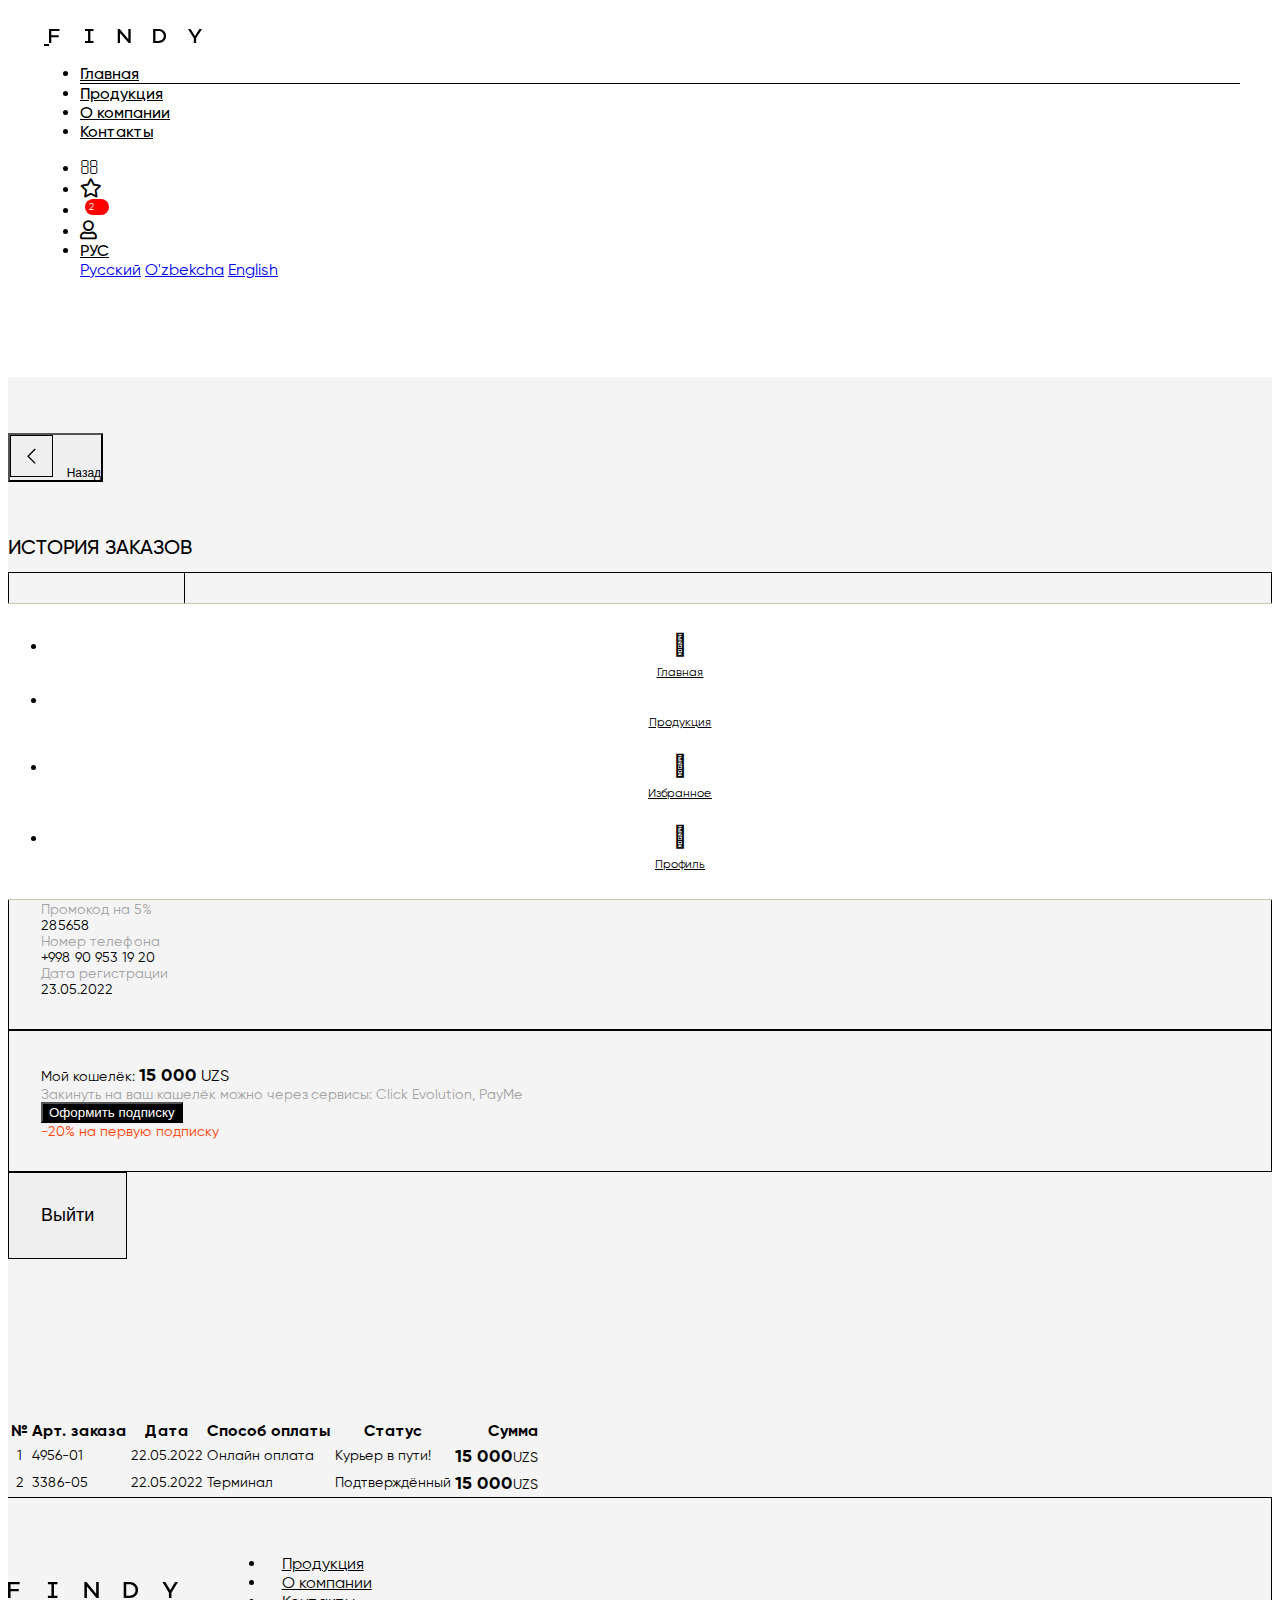
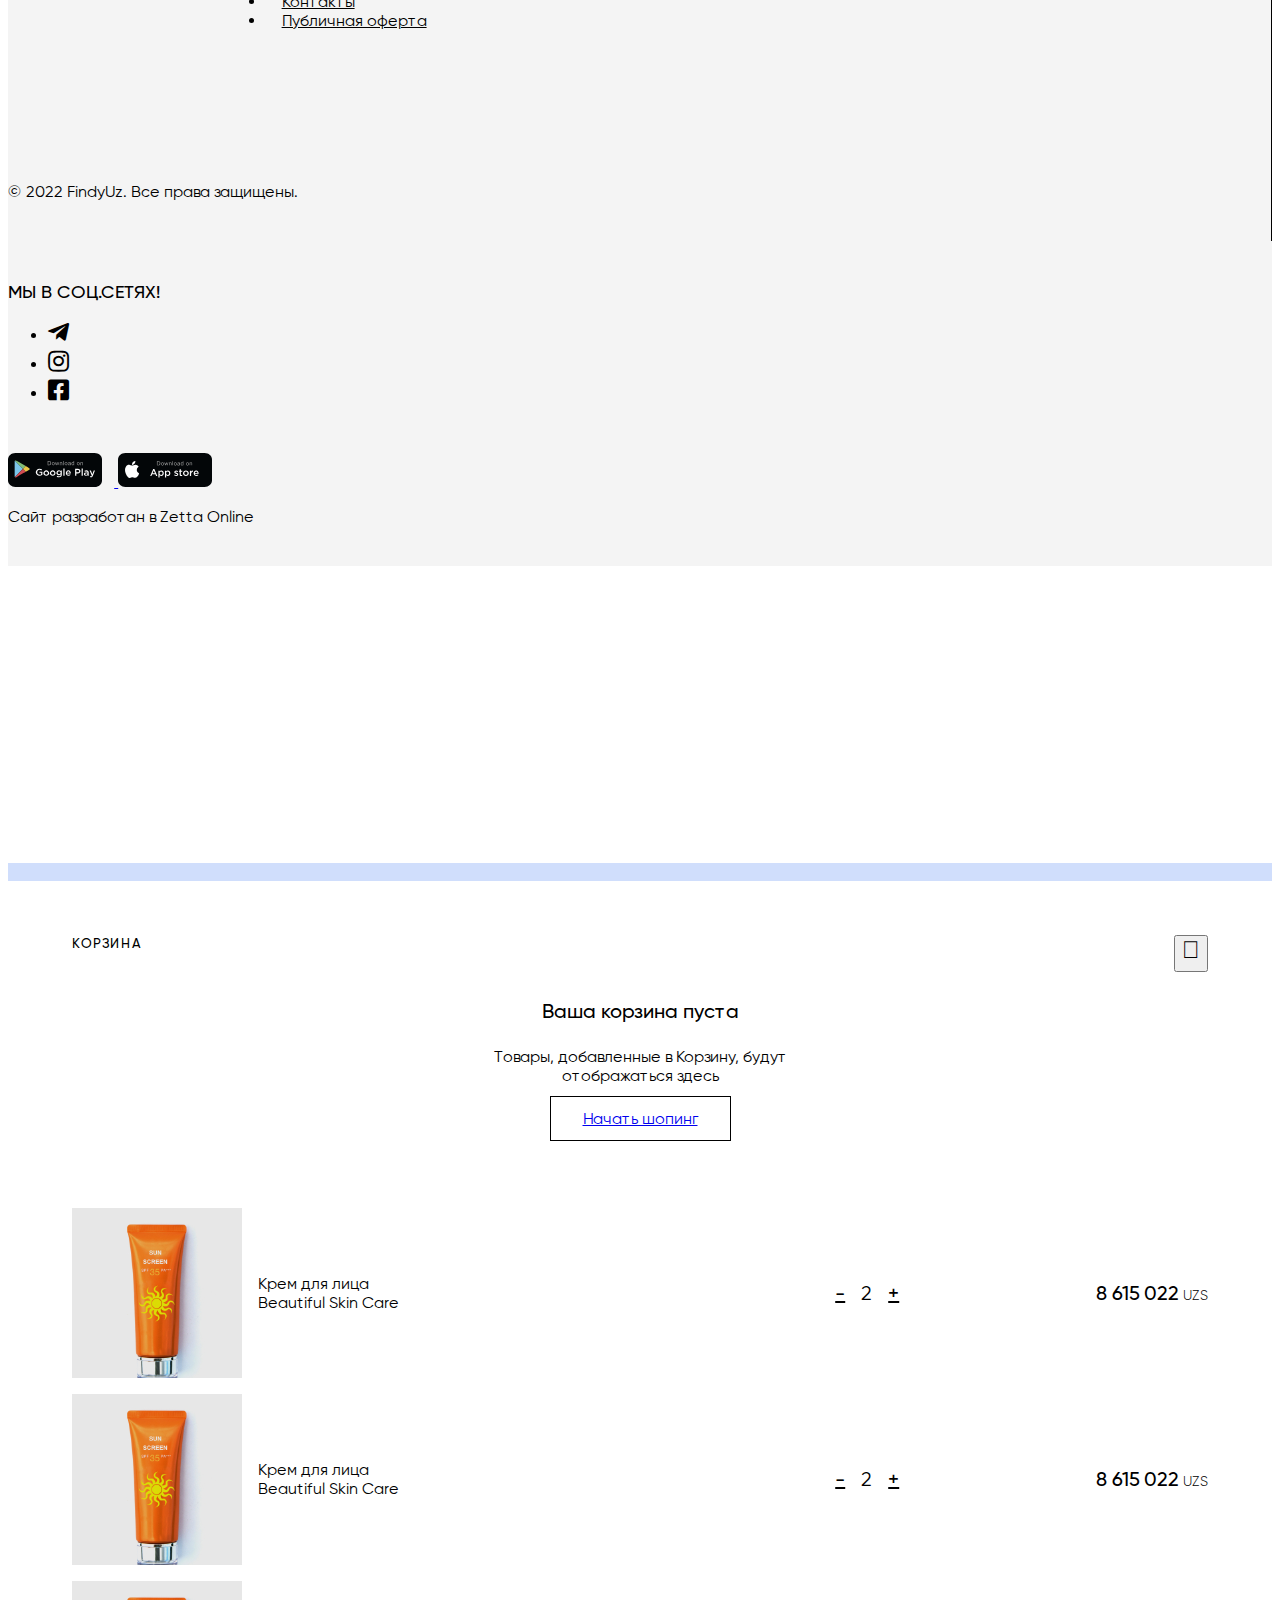
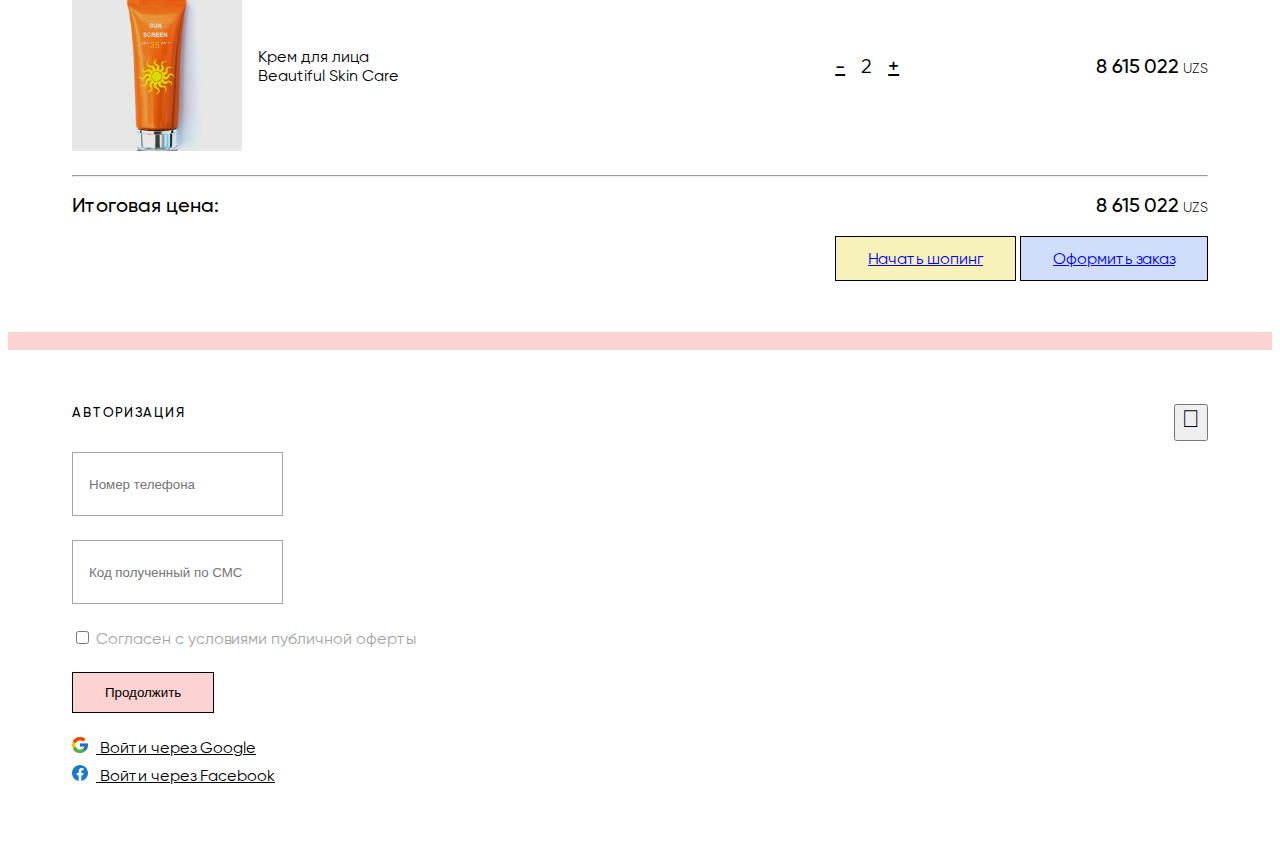
<file: profile.html>
<!DOCTYPE html>
<html lang="ru">

<head>
  <meta charset="UTF-8" />
  <meta http-equiv="X-UA-Compatible" content="IE=edge" />
  <meta name="viewport" content="width=device-width, initial-scale=1.0, maximum-scale=1.0, user-scalable=no" />

  <link rel="stylesheet" href="https://cdn.jsdelivr.net/npm/bootstrap@4.6.1/dist/css/bootstrap.min.css"
    integrity="sha384-zCbKRCUGaJDkqS1kPbPd7TveP5iyJE0EjAuZQTgFLD2ylzuqKfdKlfG/eSrtxUkn" crossorigin="anonymous" />

  <link rel="stylesheet" href="https://pro.fontawesome.com/releases/v5.15.4/css/all.css" />
  <link rel="stylesheet" href="fonts/stylesheet.css" />
  <link rel="stylesheet" href="css/style.css" />
  <link rel="stylesheet" href="css/media.css" />

  <title>Findy</title>
</head>

<body>
  <header>
    <nav class="navbar navbar-expand-lg navbar-light fixed-top findy-navbar bg-white">
      <div class="container">
        <a class="navbar-bars d-sm-block d-md-none" href="#" data-toggle="modal" data-target="#mobileModal">
          <i class="far fa-bars"></i>
        </a>
        <a class="navbar-brand" href="#">
          <img src="img/logo.svg" alt="Findy" />
        </a>
        <ul class="navbar-nav mx-auto sm-hide">
          <li class="nav-item active">
            <a class="nav-link" href="#">Главная</a>
          </li>
          <li class="nav-item">
            <a class="nav-link" href="#">Продукция</a>
          </li>
          <li class="nav-item">
            <a class="nav-link" href="#">О компании</a>
          </li>
          </li>
          <li class="nav-item">
            <a class="nav-link" href="#">Контакты</a>
          </li>
        </ul>
        <ul class="navbar-nav">
          <li class="nav-item">
            <a class="nav-link" href="#">
              <i class="far fa-search"></i>
            </a>
          </li>
          <li class="nav-item sm-hide">
            <a class="nav-link" href="#">
              <i class="far fa-star"></i>
            </a>
          </li>
          <li class="nav-item">
            <a class="nav-link" href="#" data-toggle="modal" data-target="#cartModal">
              <i class="far fa-shopping-bag"></i>
              <span class="badge badge-cart">2</span>
            </a>
          </li>
          <li class="nav-item sm-hide">
            <a class="nav-link" href="#" data-toggle="modal" data-target="#authModal">
              <i class="far fa-user"></i>
            </a>
          </li>
          <li class="nav-item dropdown mr-0 sm-hide">
            <a class="nav-link dropdown-toggle" href="#" id="navbarDropdown" role="button" data-toggle="dropdown"
              aria-expanded="false">
              РУС
            </a>
            <div class="dropdown-menu dropdown-menu-right" aria-labelledby="navbarDropdown">
              <a class="dropdown-item" href="#">Русский</a>
              <a class="dropdown-item" href="#">O'zbekcha</a>
              <a class="dropdown-item" href="#">English</a>
            </div>
          </li>
        </ul>
      </div>
    </nav>
  </header>

  <main class="gray-bg position-relative">
    <div class="container">
      <div class="es-back-btn-wrapper">
        <button class="btn">
          <img class="es-back-ic" src="/img/ic_back.svg" alt="back">
          <span class="es-back-btn-text">Назад</span>
        </button>
      </div>
      <h1 class="page-main-title">История заказов</h1>
      <div class="row">
        <div class="col-sm-12 col-md-4 es-mb-158">
          <div class="es-profile-card es-border">
            <div class="es-border es-profile-pc">
              <img src="/img/profile-pc.svg" class="img-fluid" alt="profile picture">
            </div>
            <div class="profile-inner-card pt-4">
              <h2 class="user-name">Привет Тимербулат!</h2>
              <div class="row">
                <div class="col-6 mb-3">
                  <div class="light-grey-text es-profile-label text-14">ID пользователя</div>
                  <div class="es-profile-value text-14">#285658</div>
                </div>
                <div class="col-6 mb-3">
                  <div class="light-grey-text es-profile-label text-14">Промокод на 5%</div>
                  <div class="es-profile-value text-14">285658</div>
                </div>
                <div class="col-6 mb-3">
                  <div class="light-grey-text es-profile-label text-14">Номер телефона</div>
                  <div class="es-profile-value text-14">+998 90 953 19 20</div>
                </div>
                <div class="col-6 mb-3">
                  <div class="light-grey-text es-profile-label text-14">Дата регистрации</div>
                  <div class="es-profile-value text-14">23.05.2022</div>
                </div>
              </div>
            </div>
          </div>
          <div class="profile-inner-card border-top-0 border-bottom-0 es-border">
            <div class="d-flex justify-content-center align-items-baseline mb-2">
              <span class="text-14 mr-1">Мой кошелёк:</span>
              <span class="text-18 text-700 mr-1">15 000</span>
              <span class="currency">UZS</span>
            </div>
            <div class="light-grey-text text-14 mb-4 text-center">
              Закинуть на ваш кашелёк можно через сервисы: Click Evolution, PayMe
            </div>
            <button class="btn btn-hover-white bg-black text-white px-4 rounded-0 d-block m-auto">Оформить
              подписку</button>
            <div class="text-14 es-red-text text-center mt-2">-20% на первую подписку</div>
          </div>
          <button class="btn text-18 rounded-0 profile-inner-card w-100 text-uppercase es-border btn-hover-white">
            Выйти
          </button>
        </div>
        <div class="col-sm-12 col-md-8">
          <div class="table-responsive">
            <table class="table order-history-table">
              <thead>
                <tr>
                  <th scope="col text-700 text-14">№</th>
                  <th scope="col text-700 text-14">Арт. заказа</th>
                  <th scope="col text-700 text-14">Дата</th>
                  <th scope="col text-700 text-14">Способ оплаты</th>
                  <th scope="col text-700 text-14">Статус</th>
                  <th scope="col text-700 text-14 text-right">Сумма</th>
                </tr>
              </thead>
              <tbody>
                <tr>
                  <th scope="row" class="text-14 text-400">1</th>
                  <td class="text-14">4956-01</td>
                  <td class="text-14">22.05.2022</td>
                  <td class="text-14">Онлайн оплата</td>
                  <td class="text-14">Курьер в пути!</td>
                  <td class="text-14"><span class="text-18 text-700">15 000</span><span class="ms-1 text-14">UZS</span>
                  </td>
                </tr>
                <tr>
                  <th scope="row" class="text-14 text-400">2</th>
                  <td class="text-14">3386-05</td>
                  <td class="text-14">22.05.2022</td>
                  <td class="text-14">Терминал</td>
                  <td class="text-14">Подтверждённый</td>
                  <td class="text-14"><span class="text-18 text-700">15 000</span><span class="ms-1 text-14">UZS</span>
                  </td>
                </tr>
              </tbody>
            </table>
          </div>
        </div>
      </div>
    </div>
  </main>

  <footer class="gray-bg">
    <div class="container">
      <div class="row">
        <div class="col-md-9">
          <div class="footer-left">
            <div class="footer-content">
              <a href="#" class="footer-logo">
                <img src="img/logo.svg" height="16" />
              </a>
              <ul class="nav">
                <li class="nav-item">
                  <a class="nav-link" href="#">Продукция</a>
                </li>
                <li class="nav-item">
                  <a class="nav-link" href="#">О компании</a>
                </li>
                </li>
                <li class="nav-item">
                  <a class="nav-link" href="#">Контакты</a>
                </li>
                <li class="nav-item">
                  <a class="nav-link" href="#">Публичная оферта</a>
                </li>
              </ul>
            </div>
            <div class="copyright">
              © 2022 FindyUz. Все права защищены.
            </div>
          </div>
        </div>
        <div class="col-md-3">
          <div class="footer-right">
            <div class="footer-title">МЫ В СОЦ.СЕТЯХ!</div>
            <ul class="nav socials">
              <li>
                <a href="https://t.me/findyuz_bot">
                  <i class="fab fa-telegram-plane"></i>
                </a>
              </li>
              <li>
                <a href="https://www.instagram.com/findy.uz">
                  <i class="fab fa-instagram"></i>
                </a>
              </li>
              <li>
                <a href="https://www.facebook.com/findy.uz">
                  <i class="fab fa-facebook-square"></i>
                </a>
              </li>
            </ul>

            <div class="apps">
              <a href="#">
                <img src="img/gp.svg" />
              </a>
              <a href="#">
                <img src="img/as.svg" />
              </a>
            </div>
            <div class="developed">
              Сайт разработан в Zetta Online
            </div>
          </div>
        </div>
      </div>
    </div>
  </footer>

  <!-- Mobile Tabs -->
  <div class="mobile-nav d-lg-none">
    <ul class="nav">
      <li class="nav-item">
        <a class="nav-link active" href="/">
          <i class="fal fa-home"></i>
          <span>Главная</span>
        </a>
      </li>
      <li class="nav-item">
        <a class="nav-link" href="/menu">
          <i class="fal fa-acorn"></i>
          <span>Продукция</span>
        </a>
      </li>
      <li class="nav-item">
        <a class="nav-link" href="#">
          <i class="fal fa-star"></i>
          <span>Избранное</span>
        </a>
      </li>
      <li class="nav-item">
        <a class="nav-link" href="#" data-toggle="modal" data-target="#authModal">
          <i class="fal fa-user"></i>
          <span>Профиль</span>
        </a>
      </li>
    </ul>
  </div>

  <!-- Cart Modal -->
  <div class="modal cart-modal fade" id="cartModal" tabindex="-1" aria-labelledby="cartModalLabel" aria-hidden="true">
    <div class="modal-dialog modal-lg modal-dialog-centered">
      <div class="modal-content">
        <div class="modal-header bg-blue"></div>
        <div class="modal-body">
          <div class="modal-header-block">
            <h5 class="modal-title" id="cartModalLabel">Корзина</h5>
            <button type="button" class="close" data-dismiss="modal" aria-label="Close">
              <i class="fal fa-times"></i>
            </button>
          </div>

          <div class="empty-cart d-none">
            <div class="ec-title">Ваша корзина пуста</div>
            <div class="ec-text">Товары, добавленные в Корзину, будут<br>отображаться здесь</div>
            <a href="#" class="btn findy-btn">Начать шопинг</a>
          </div>

          <div class="cart-list">
            <div class="cart-item">
              <div class="cart-img" style="background-image: url('img/product.jpg');"></div>
              <div class="cart-detail">
                <div class="cart-category">Крем для лица</div>
                <div class="cart-name">Beautiful Skin Care</div>
              </div>
              <div class="cart-control">
                <a href="#" class="cart-control-btn cart-minus">-</a>
                <span class="cart-quantity">2</span>
                <a href="#" class="cart-control-btn cart-plus">+</a>
              </div>
              <div class="cart-price">
                <span class="price">8 615 022</span>
                <span class="currency">UZS</span>
              </div>
            </div>
            <div class="cart-item">
              <div class="cart-img" style="background-image: url('img/product.jpg');"></div>
              <div class="cart-detail">
                <div class="cart-category">Крем для лица</div>
                <div class="cart-name">Beautiful Skin Care</div>
              </div>
              <div class="cart-control">
                <a href="#" class="cart-control-btn cart-minus">-</a>
                <span class="cart-quantity">2</span>
                <a href="#" class="cart-control-btn cart-plus">+</a>
              </div>
              <div class="cart-price">
                <span class="price">8 615 022</span>
                <span class="currency">UZS</span>
              </div>
            </div>
            <div class="cart-item">
              <div class="cart-img" style="background-image: url('img/product.jpg');"></div>
              <div class="cart-detail">
                <div class="cart-category">Крем для лица</div>
                <div class="cart-name">Beautiful Skin Care</div>
              </div>
              <div class="cart-control">
                <a href="#" class="cart-control-btn cart-minus">-</a>
                <span class="cart-quantity">2</span>
                <a href="#" class="cart-control-btn cart-plus">+</a>
              </div>
              <div class="cart-price">
                <span class="price">8 615 022</span>
                <span class="currency">UZS</span>
              </div>
            </div>
          </div>

          <hr>

          <div class="cart-total">
            <div class="cart-total-title">
              Итоговая цена:
            </div>
            <div class="cart-total-price">
              <span class="price">8 615 022</span> <span class="currency">UZS</span>
            </div>
          </div>

          <div class="cart-btns">
            <a href="#" class="btn findy-btn bg-yellow mr-2">Начать шопинг</a>
            <a href="#" class="btn findy-btn bg-purple">Оформить заказ</a>
          </div>
        </div>
      </div>
    </div>
  </div>

  <!-- Auth Modal -->
  <div class="modal fade" id="authModal" tabindex="-1" aria-labelledby="authModalLabel" aria-hidden="true">
    <div class="modal-dialog modal modal-dialog-centered">
      <div class="modal-content">
        <div class="modal-header bg-red"></div>
        <div class="modal-body">
          <div class="modal-header-block">
            <h5 class="modal-title" id="cartModalLabel">Авторизация</h5>
            <button type="button" class="close" data-dismiss="modal" aria-label="Close">
              <i class="fal fa-times"></i>
            </button>
          </div>
          <form>
            <div class="form-group">
              <input type="text" class="form-control" placeholder="Номер телефона">
            </div>
            <div class="form-group d-none">
              <input type="number" class="form-control" placeholder="Код полученный по СМС" maxlength="6">
            </div>
            <div class="form-check agreement-check">
              <input class="form-check-input" type="checkbox" value="" id="defaultCheck1">
              <label class="form-check-label" for="defaultCheck1">
                Согласен с условиями публичной оферты
              </label>
            </div>
            <div class="form-group">
              <button type="submit" class="btn findy-btn bg-red w-100">Продолжить</button>
            </div>
          </form>
          <div class="social-auth">
            <div class="via-google">
              <a href="#">
                <img src="img/ic_google.svg" /> Войти через Google
              </a>
            </div>
            <div class="via-facebook">
              <a href="#">
                <img src="img/ic_facebook.svg" /> Войти через Facebook
              </a>
            </div>
          </div>
        </div>
      </div>
    </div>
  </div>

  <script src="https://cdn.jsdelivr.net/npm/jquery@3.5.1/dist/jquery.slim.min.js"
    integrity="sha384-DfXdz2htPH0lsSSs5nCTpuj/zy4C+OGpamoFVy38MVBnE+IbbVYUew+OrCXaRkfj"
    crossorigin="anonymous"></script>
  <script src="https://cdn.jsdelivr.net/npm/bootstrap@4.6.1/dist/js/bootstrap.bundle.min.js"
    integrity="sha384-fQybjgWLrvvRgtW6bFlB7jaZrFsaBXjsOMm/tB9LTS58ONXgqbR9W8oWht/amnpF"
    crossorigin="anonymous"></script>
</body>

</html>
</file>
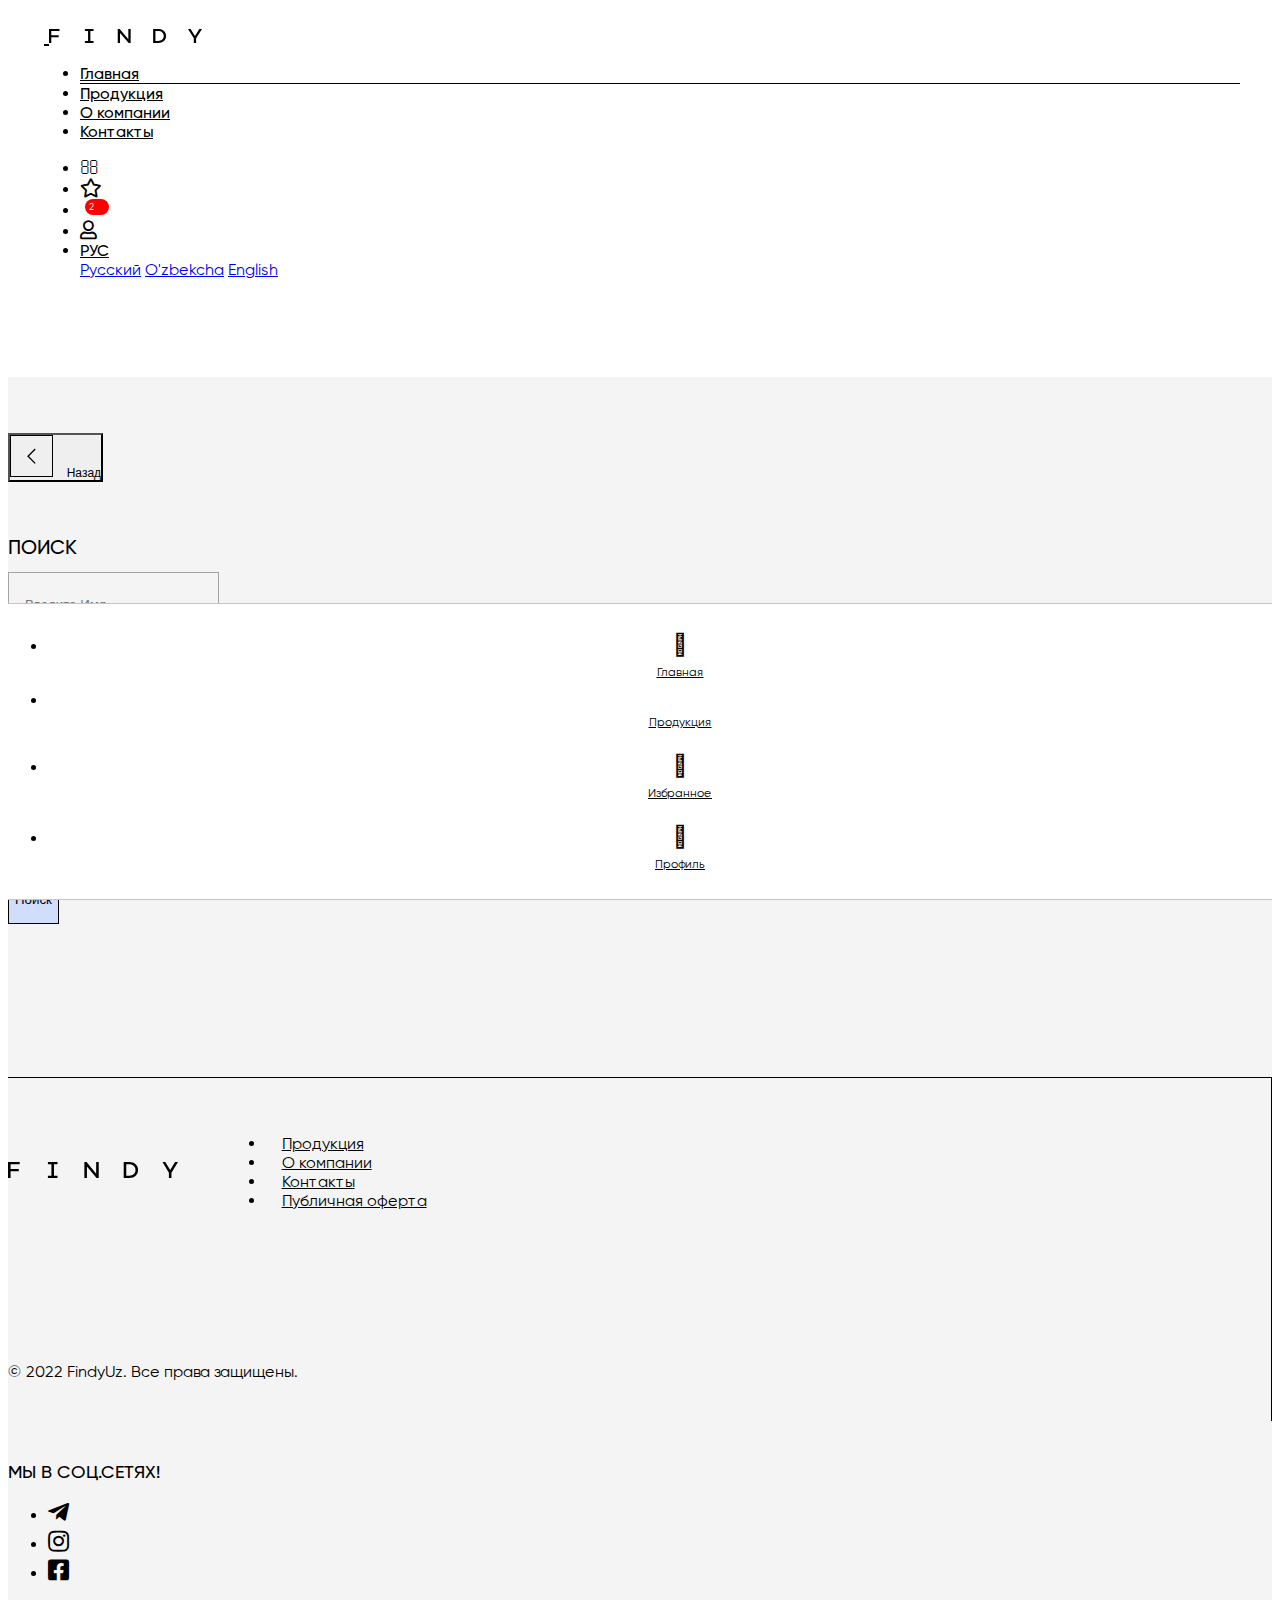
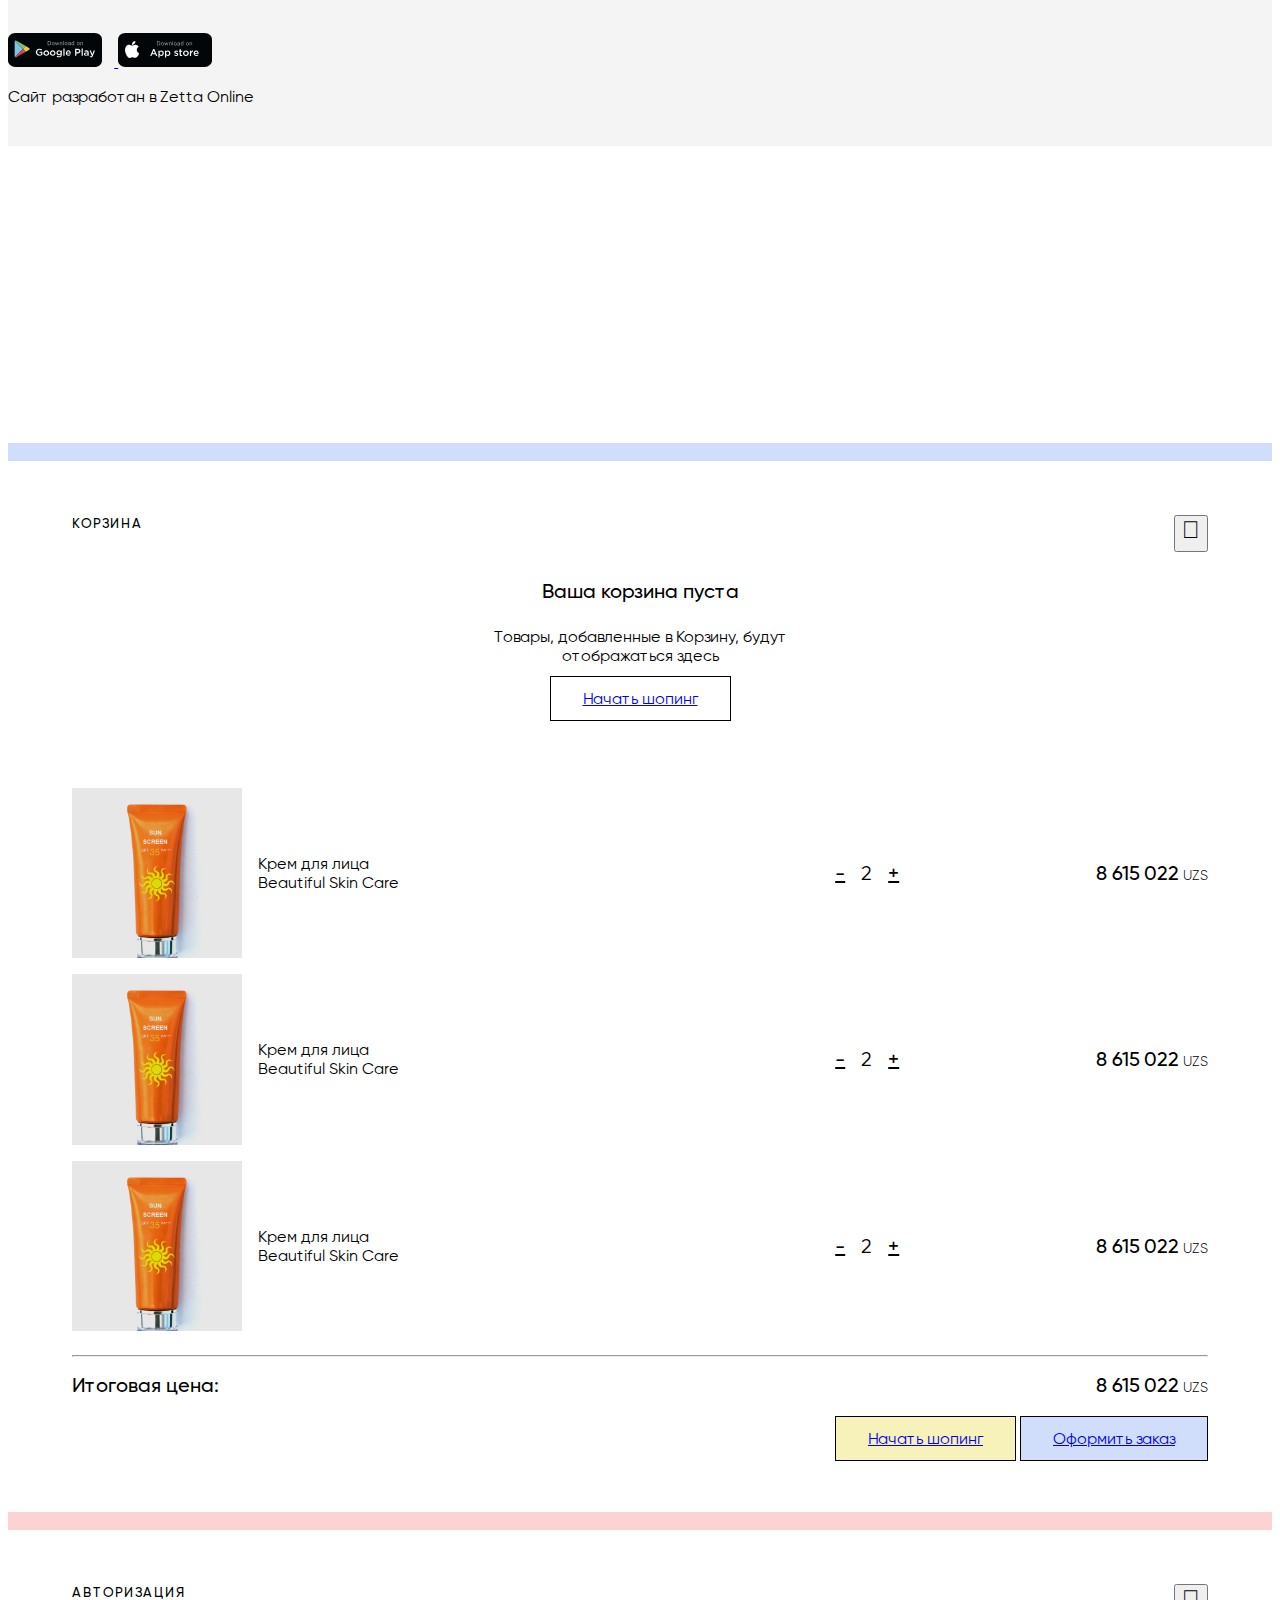
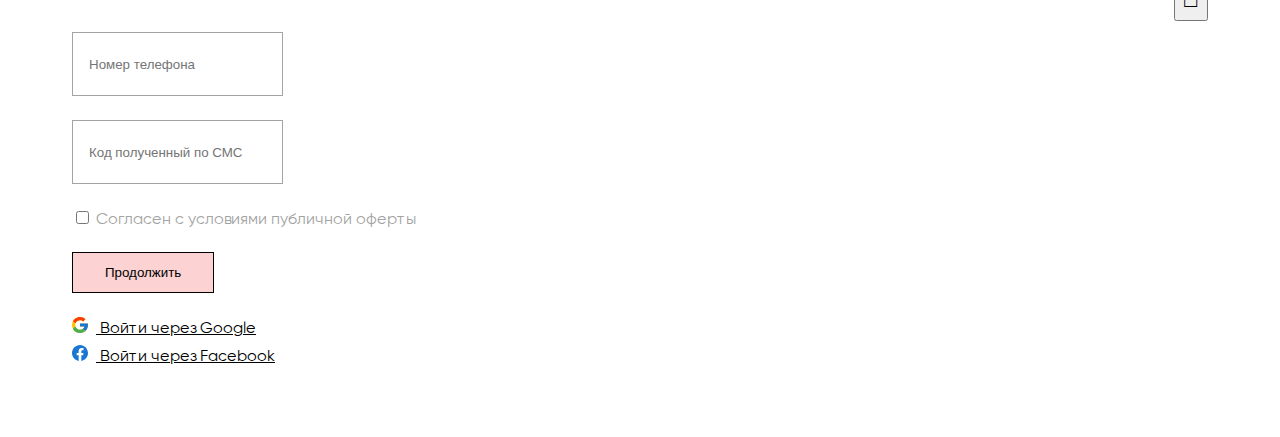
<file: search.html>
<!DOCTYPE html>
<html lang="ru">

<head>
  <meta charset="UTF-8" />
  <meta http-equiv="X-UA-Compatible" content="IE=edge" />
  <meta name="viewport" content="width=device-width, initial-scale=1.0, maximum-scale=1.0, user-scalable=no" />

  <link rel="stylesheet" href="https://cdn.jsdelivr.net/npm/bootstrap@4.6.1/dist/css/bootstrap.min.css"
    integrity="sha384-zCbKRCUGaJDkqS1kPbPd7TveP5iyJE0EjAuZQTgFLD2ylzuqKfdKlfG/eSrtxUkn" crossorigin="anonymous" />

  <link rel="stylesheet" href="https://pro.fontawesome.com/releases/v5.15.4/css/all.css" />
  <link rel="stylesheet" href="fonts/stylesheet.css" />
  <link rel="stylesheet" href="css/style.css" />
  <link rel="stylesheet" href="css/media.css" />

  <title>Findy</title>
</head>

<body>
  <header>
    <nav class="navbar navbar-expand-lg navbar-light fixed-top findy-navbar bg-white">
      <div class="container">
        <a class="navbar-bars d-sm-block d-md-none" href="#" data-toggle="modal" data-target="#mobileModal">
          <i class="far fa-bars"></i>
        </a>
        <a class="navbar-brand" href="#">
          <img src="img/logo.svg" alt="Findy" />
        </a>
        <ul class="navbar-nav mx-auto sm-hide">
          <li class="nav-item active">
            <a class="nav-link" href="#">Главная</a>
          </li>
          <li class="nav-item">
            <a class="nav-link" href="#">Продукция</a>
          </li>
          <li class="nav-item">
            <a class="nav-link" href="#">О компании</a>
          </li>
          </li>
          <li class="nav-item">
            <a class="nav-link" href="#">Контакты</a>
          </li>
        </ul>
        <ul class="navbar-nav">
          <li class="nav-item">
            <a class="nav-link" href="#">
              <i class="far fa-search"></i>
            </a>
          </li>
          <li class="nav-item sm-hide">
            <a class="nav-link" href="#">
              <i class="far fa-star"></i>
            </a>
          </li>
          <li class="nav-item">
            <a class="nav-link" href="#" data-toggle="modal" data-target="#cartModal">
              <i class="far fa-shopping-bag"></i>
              <span class="badge badge-cart">2</span>
            </a>
          </li>
          <li class="nav-item sm-hide">
            <a class="nav-link" href="#" data-toggle="modal" data-target="#authModal">
              <i class="far fa-user"></i>
            </a>
          </li>
          <li class="nav-item dropdown mr-0 sm-hide">
            <a class="nav-link dropdown-toggle" href="#" id="navbarDropdown" role="button" data-toggle="dropdown"
              aria-expanded="false">
              РУС
            </a>
            <div class="dropdown-menu dropdown-menu-right" aria-labelledby="navbarDropdown">
              <a class="dropdown-item" href="#">Русский</a>
              <a class="dropdown-item" href="#">O'zbekcha</a>
              <a class="dropdown-item" href="#">English</a>
            </div>
          </li>
        </ul>
      </div>
    </nav>
  </header>

  <main class="gray-bg position-relative search-bar-container">
    <div class="container">
      <div class="es-back-btn-wrapper">
        <button class="btn">
          <img class="es-back-ic" src="/img/ic_back.svg" alt="back">
          <span class="es-back-btn-text">Назад</span>
        </button>
      </div>
      <h1 class="page-main-title">ПОИСК</h1>
      <div class="row">
        <div class="input-container mb-0 mr-4 col-7">
          <input type="text" placeholder="Введите Имя" class="form-control">
          <div class="search-results">
            <div class="result-group mb-3">
              <p class="text-14 light-grey-text mb-1">Уходовая косметика</p>
              <div class="result-product mb-2">
                <span>Крем для загара</span>
                <span class="light-grey-text text-uppercase">“SUN SCREEN 80”</span>
              </div>
              <div class="result-product mb-2">
                <span>Крем для загара</span>
                <span class="light-grey-text text-uppercase">“SUN SCREEN 80”</span>
              </div>
            </div>
            <div class="result-group mb-3">
              <p class="text-14 light-grey-text mb-1">Уходовая косметика</p>
              <div class="result-product mb-2">
                <span>Крем для загара</span>
                <span class="light-grey-text text-uppercase">“SUN SCREEN 80”</span>
              </div>
              <div class="result-product mb-2">
                <span>Крем для загара</span>
                <span class="light-grey-text text-uppercase">“SUN SCREEN 80”</span>
              </div>
            </div>
          </div>
        </div>
        <button class="search-btn btn es-border rounded-0 px-5 btn-hover-white bg-blue col-2">Поиск</button>
      </div>
    </div>
  </main>

  <footer class="gray-bg">
    <div class="container">
      <div class="row">
        <div class="col-md-9">
          <div class="footer-left">
            <div class="footer-content">
              <a href="#" class="footer-logo">
                <img src="img/logo.svg" height="16" />
              </a>
              <ul class="nav">
                <li class="nav-item">
                  <a class="nav-link" href="#">Продукция</a>
                </li>
                <li class="nav-item">
                  <a class="nav-link" href="#">О компании</a>
                </li>
                </li>
                <li class="nav-item">
                  <a class="nav-link" href="#">Контакты</a>
                </li>
                <li class="nav-item">
                  <a class="nav-link" href="#">Публичная оферта</a>
                </li>
              </ul>
            </div>
            <div class="copyright">
              © 2022 FindyUz. Все права защищены.
            </div>
          </div>
        </div>
        <div class="col-md-3">
          <div class="footer-right">
            <div class="footer-title">МЫ В СОЦ.СЕТЯХ!</div>
            <ul class="nav socials">
              <li>
                <a href="https://t.me/findyuz_bot">
                  <i class="fab fa-telegram-plane"></i>
                </a>
              </li>
              <li>
                <a href="https://www.instagram.com/findy.uz">
                  <i class="fab fa-instagram"></i>
                </a>
              </li>
              <li>
                <a href="https://www.facebook.com/findy.uz">
                  <i class="fab fa-facebook-square"></i>
                </a>
              </li>
            </ul>

            <div class="apps">
              <a href="#">
                <img src="img/gp.svg" />
              </a>
              <a href="#">
                <img src="img/as.svg" />
              </a>
            </div>
            <div class="developed">
              Сайт разработан в Zetta Online
            </div>
          </div>
        </div>
      </div>
    </div>
  </footer>

  <!-- Mobile Tabs -->
  <div class="mobile-nav d-lg-none">
    <ul class="nav">
      <li class="nav-item">
        <a class="nav-link active" href="/">
          <i class="fal fa-home"></i>
          <span>Главная</span>
        </a>
      </li>
      <li class="nav-item">
        <a class="nav-link" href="/menu">
          <i class="fal fa-acorn"></i>
          <span>Продукция</span>
        </a>
      </li>
      <li class="nav-item">
        <a class="nav-link" href="#">
          <i class="fal fa-star"></i>
          <span>Избранное</span>
        </a>
      </li>
      <li class="nav-item">
        <a class="nav-link" href="#" data-toggle="modal" data-target="#authModal">
          <i class="fal fa-user"></i>
          <span>Профиль</span>
        </a>
      </li>
    </ul>
  </div>

  <!-- Cart Modal -->
  <div class="modal cart-modal fade" id="cartModal" tabindex="-1" aria-labelledby="cartModalLabel" aria-hidden="true">
    <div class="modal-dialog modal-lg modal-dialog-centered">
      <div class="modal-content">
        <div class="modal-header bg-blue"></div>
        <div class="modal-body">
          <div class="modal-header-block">
            <h5 class="modal-title" id="cartModalLabel">Корзина</h5>
            <button type="button" class="close" data-dismiss="modal" aria-label="Close">
              <i class="fal fa-times"></i>
            </button>
          </div>

          <div class="empty-cart d-none">
            <div class="ec-title">Ваша корзина пуста</div>
            <div class="ec-text">Товары, добавленные в Корзину, будут<br>отображаться здесь</div>
            <a href="#" class="btn findy-btn">Начать шопинг</a>
          </div>

          <div class="cart-list">
            <div class="cart-item">
              <div class="cart-img" style="background-image: url('img/product.jpg');"></div>
              <div class="cart-detail">
                <div class="cart-category">Крем для лица</div>
                <div class="cart-name">Beautiful Skin Care</div>
              </div>
              <div class="cart-control">
                <a href="#" class="cart-control-btn cart-minus">-</a>
                <span class="cart-quantity">2</span>
                <a href="#" class="cart-control-btn cart-plus">+</a>
              </div>
              <div class="cart-price">
                <span class="price">8 615 022</span>
                <span class="currency">UZS</span>
              </div>
            </div>
            <div class="cart-item">
              <div class="cart-img" style="background-image: url('img/product.jpg');"></div>
              <div class="cart-detail">
                <div class="cart-category">Крем для лица</div>
                <div class="cart-name">Beautiful Skin Care</div>
              </div>
              <div class="cart-control">
                <a href="#" class="cart-control-btn cart-minus">-</a>
                <span class="cart-quantity">2</span>
                <a href="#" class="cart-control-btn cart-plus">+</a>
              </div>
              <div class="cart-price">
                <span class="price">8 615 022</span>
                <span class="currency">UZS</span>
              </div>
            </div>
            <div class="cart-item">
              <div class="cart-img" style="background-image: url('img/product.jpg');"></div>
              <div class="cart-detail">
                <div class="cart-category">Крем для лица</div>
                <div class="cart-name">Beautiful Skin Care</div>
              </div>
              <div class="cart-control">
                <a href="#" class="cart-control-btn cart-minus">-</a>
                <span class="cart-quantity">2</span>
                <a href="#" class="cart-control-btn cart-plus">+</a>
              </div>
              <div class="cart-price">
                <span class="price">8 615 022</span>
                <span class="currency">UZS</span>
              </div>
            </div>
          </div>

          <hr>

          <div class="cart-total">
            <div class="cart-total-title">
              Итоговая цена:
            </div>
            <div class="cart-total-price">
              <span class="price">8 615 022</span> <span class="currency">UZS</span>
            </div>
          </div>

          <div class="cart-btns">
            <a href="#" class="btn findy-btn bg-yellow mr-2">Начать шопинг</a>
            <a href="#" class="btn findy-btn bg-purple">Оформить заказ</a>
          </div>
        </div>
      </div>
    </div>
  </div>

  <!-- Auth Modal -->
  <div class="modal fade" id="authModal" tabindex="-1" aria-labelledby="authModalLabel" aria-hidden="true">
    <div class="modal-dialog modal modal-dialog-centered">
      <div class="modal-content">
        <div class="modal-header bg-red"></div>
        <div class="modal-body">
          <div class="modal-header-block">
            <h5 class="modal-title" id="cartModalLabel">Авторизация</h5>
            <button type="button" class="close" data-dismiss="modal" aria-label="Close">
              <i class="fal fa-times"></i>
            </button>
          </div>
          <form>
            <div class="form-group">
              <input type="text" class="form-control" placeholder="Номер телефона">
            </div>
            <div class="form-group d-none">
              <input type="number" class="form-control" placeholder="Код полученный по СМС" maxlength="6">
            </div>
            <div class="form-check agreement-check">
              <input class="form-check-input" type="checkbox" value="" id="defaultCheck1">
              <label class="form-check-label" for="defaultCheck1">
                Согласен с условиями публичной оферты
              </label>
            </div>
            <div class="form-group">
              <button type="submit" class="btn findy-btn bg-red w-100">Продолжить</button>
            </div>
          </form>
          <div class="social-auth">
            <div class="via-google">
              <a href="#">
                <img src="img/ic_google.svg" /> Войти через Google
              </a>
            </div>
            <div class="via-facebook">
              <a href="#">
                <img src="img/ic_facebook.svg" /> Войти через Facebook
              </a>
            </div>
          </div>
        </div>
      </div>
    </div>
  </div>

  <script src="https://cdn.jsdelivr.net/npm/jquery@3.5.1/dist/jquery.slim.min.js"
    integrity="sha384-DfXdz2htPH0lsSSs5nCTpuj/zy4C+OGpamoFVy38MVBnE+IbbVYUew+OrCXaRkfj"
    crossorigin="anonymous"></script>
  <script src="https://cdn.jsdelivr.net/npm/bootstrap@4.6.1/dist/js/bootstrap.bundle.min.js"
    integrity="sha384-fQybjgWLrvvRgtW6bFlB7jaZrFsaBXjsOMm/tB9LTS58ONXgqbR9W8oWht/amnpF"
    crossorigin="anonymous"></script>
</body>

</html>
</file>
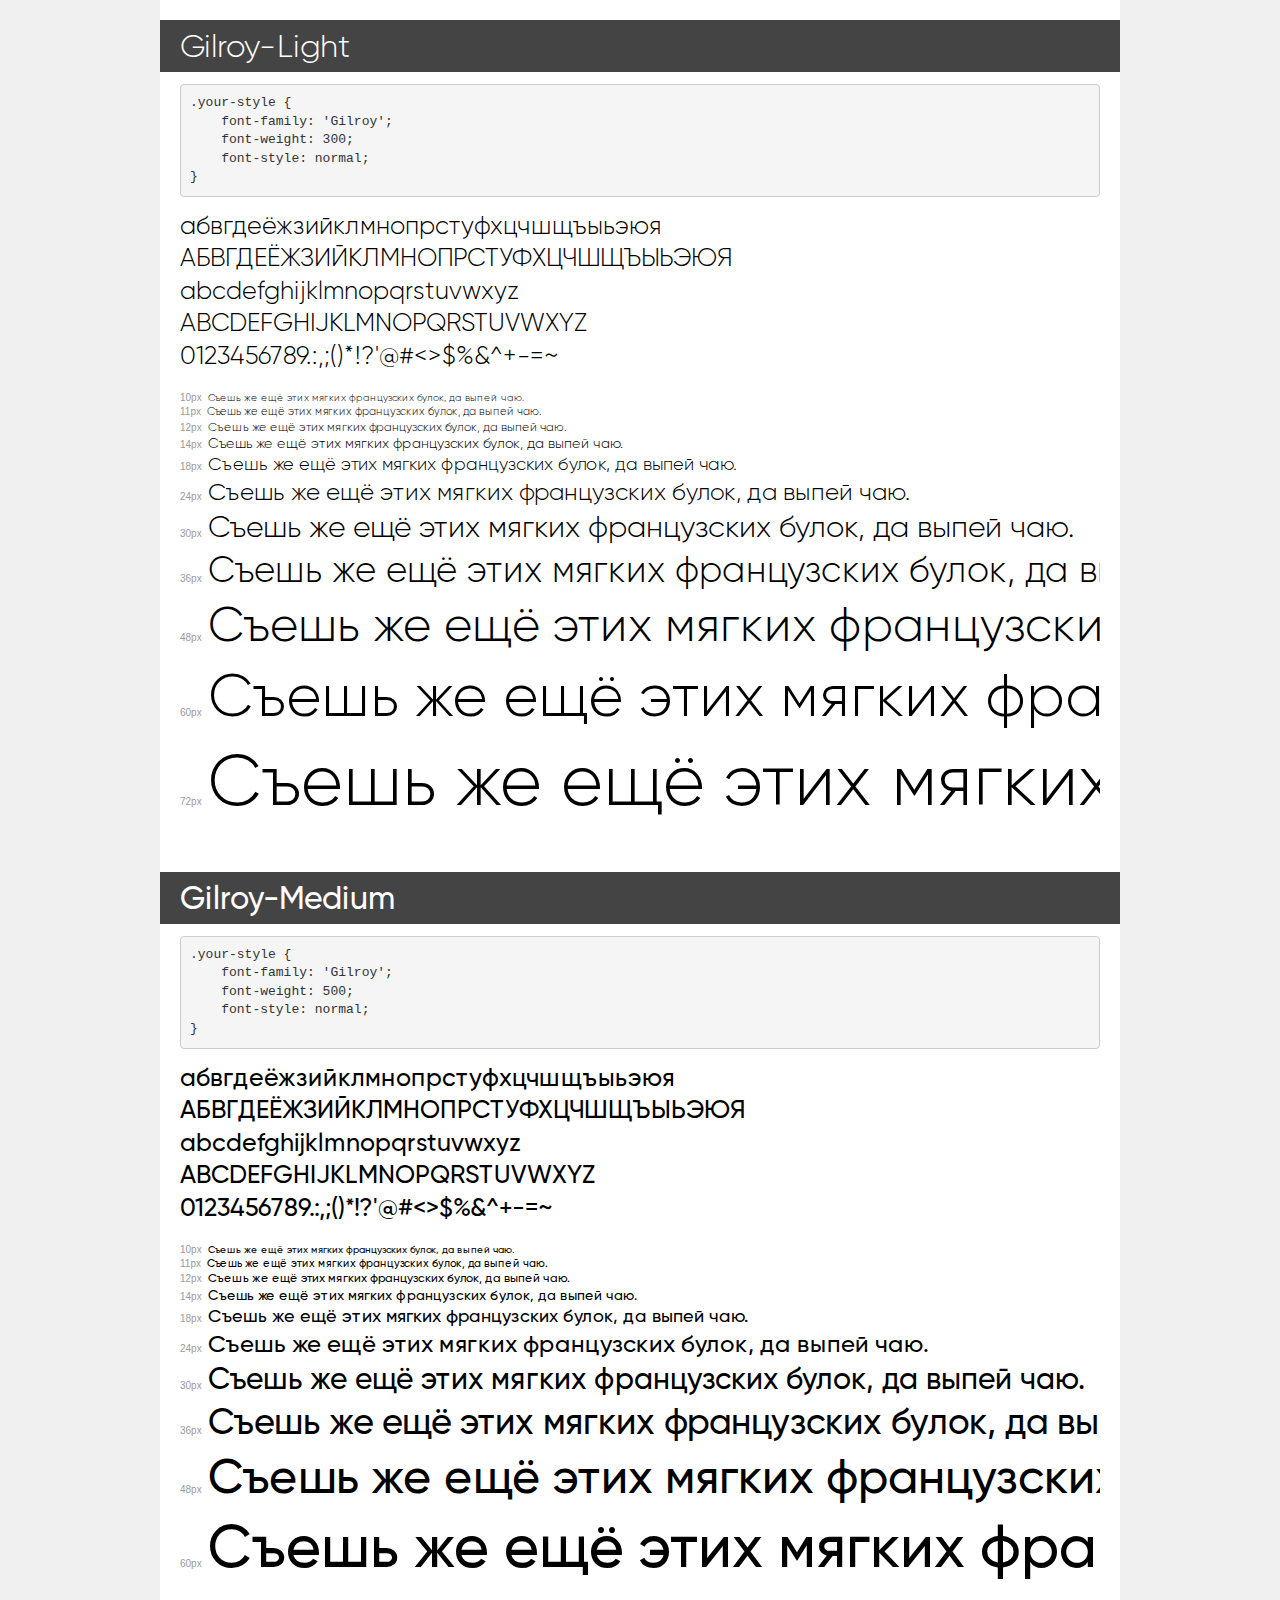
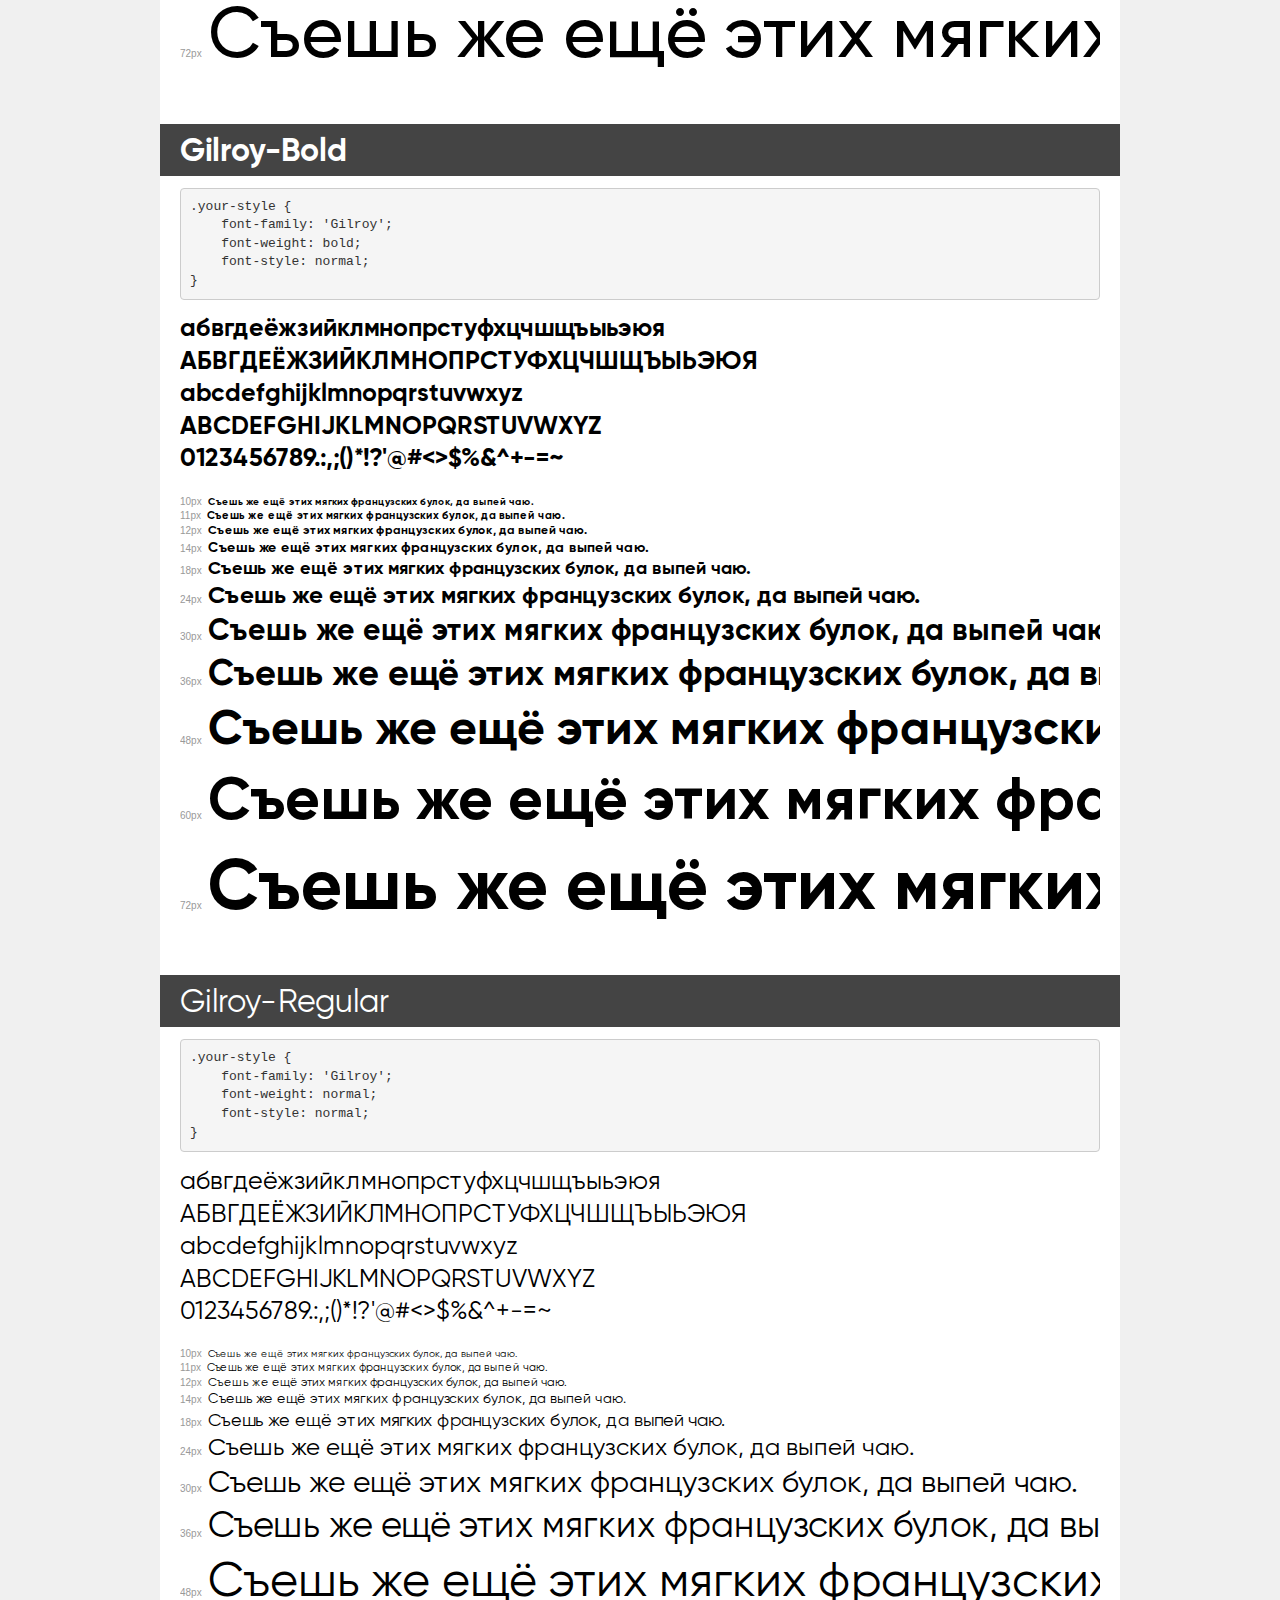
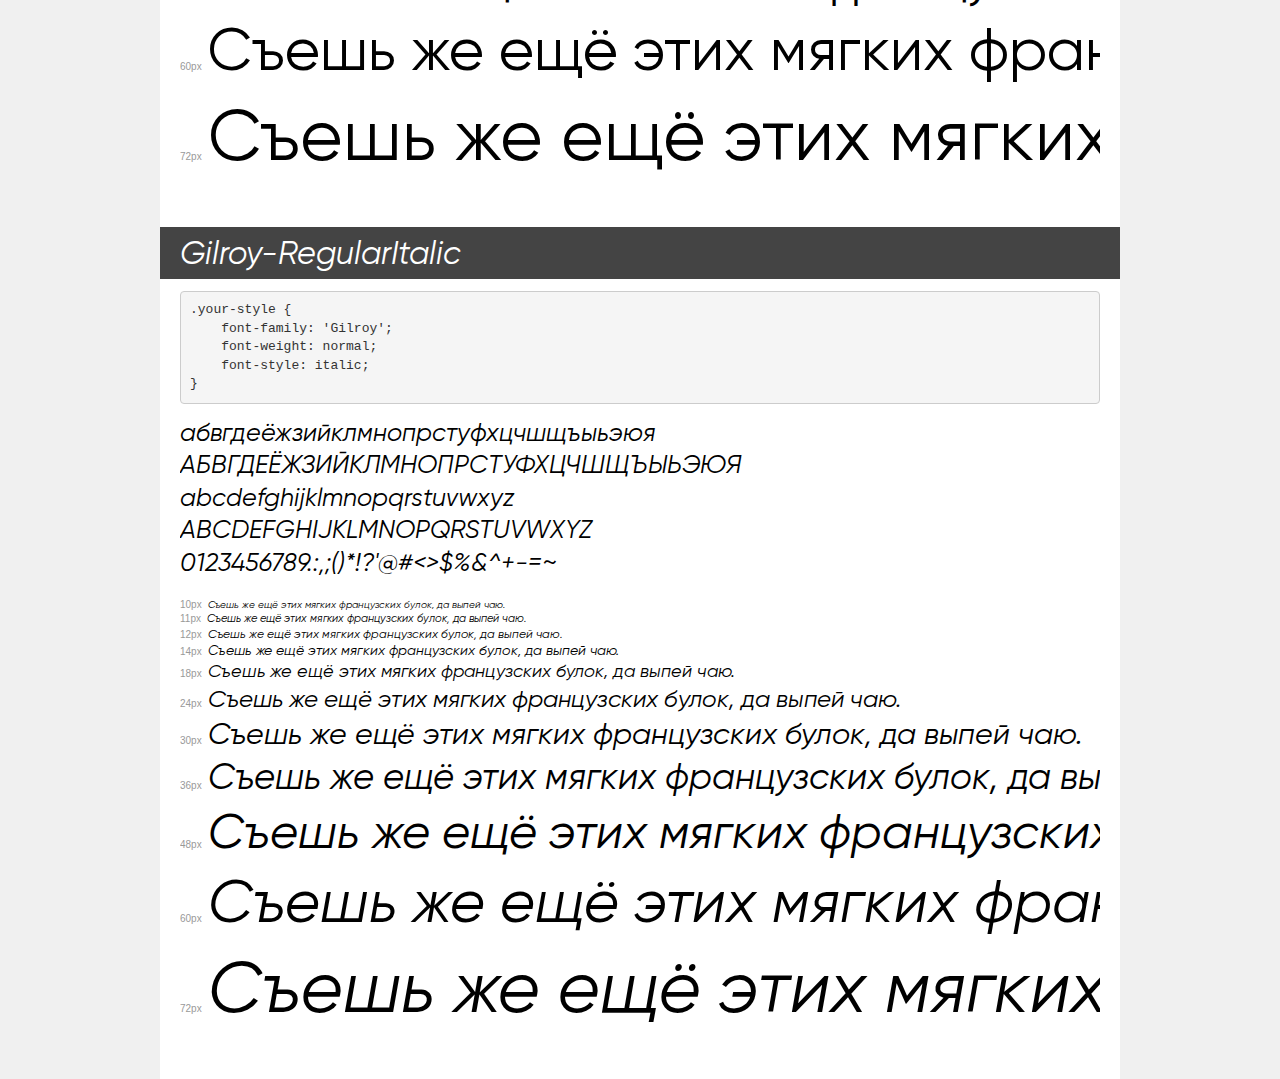
<file: fonts/demo.html>
<!DOCTYPE html>
<html lang="en">
<head>
    <meta charset="utf-8">
    <meta http-equiv="X-UA-Compatible" content="IE=edge">
    <meta name="viewport" content="width=device-width, initial-scale=1">
    <meta name="robots" content="noindex, noarchive">
    <meta name="format-detection" content="telephone=no">
    <title>Transfonter demo</title>
    <link href="stylesheet.css" rel="stylesheet">
    <style>
        /*
        http://meyerweb.com/eric/tools/css/reset/
        v2.0 | 20110126
        License: none (public domain)
        */
        html, body, div, span, applet, object, iframe,
        h1, h2, h3, h4, h5, h6, p, blockquote, pre,
        a, abbr, acronym, address, big, cite, code,
        del, dfn, em, img, ins, kbd, q, s, samp,
        small, strike, strong, sub, sup, tt, var,
        b, u, i, center,
        dl, dt, dd, ol, ul, li,
        fieldset, form, label, legend,
        table, caption, tbody, tfoot, thead, tr, th, td,
        article, aside, canvas, details, embed,
        figure, figcaption, footer, header, hgroup,
        menu, nav, output, ruby, section, summary,
        time, mark, audio, video {
            margin: 0;
            padding: 0;
            border: 0;
            font-size: 100%;
            font: inherit;
            vertical-align: baseline;
        }
        /* HTML5 display-role reset for older browsers */
        article, aside, details, figcaption, figure,
        footer, header, hgroup, menu, nav, section {
            display: block;
        }
        body {
            line-height: 1;
        }
        ol, ul {
            list-style: none;
        }
        blockquote, q {
            quotes: none;
        }
        blockquote:before, blockquote:after,
        q:before, q:after {
            content: '';
            content: none;
        }
        table {
            border-collapse: collapse;
            border-spacing: 0;
        }
        /* demo styles */
        body {
            background: #f0f0f0;
            color: #000;
        }
        .page {
            background: #fff;
            width: 920px;
            margin: 0 auto;
            padding: 20px 20px 0 20px;
            overflow: hidden;
        }
        .font-container {
            overflow-x: auto;
            overflow-y: hidden;
            margin-bottom: 40px;
            line-height: 1.3;
            white-space: nowrap;
            padding-bottom: 5px;
        }
        h1 {
            position: relative;
            background: #444;
            font-size: 32px;
            color: #fff;
            padding: 10px 20px;
            margin: 0 -20px 12px -20px;
        }
        .letters {
            font-size: 25px;
            margin-bottom: 20px;
        }
        .s10:before {
            content: '10px';
        }
        .s11:before {
            content: '11px';
        }
        .s12:before {
            content: '12px';
        }
        .s14:before {
            content: '14px';
        }
        .s18:before {
            content: '18px';
        }
        .s24:before {
            content: '24px';
        }
        .s30:before {
            content: '30px';
        }
        .s36:before {
            content: '36px';
        }
        .s48:before {
            content: '48px';
        }
        .s60:before {
            content: '60px';
        }
        .s72:before {
            content: '72px';
        }
        .s10:before, .s11:before, .s12:before, .s14:before,
        .s18:before, .s24:before, .s30:before, .s36:before,
        .s48:before, .s60:before, .s72:before {
            font-family: Arial, sans-serif;
            font-size: 10px;
            font-weight: normal;
            font-style: normal;
            color: #999;
            padding-right: 6px;
        }
        pre {
            display: block;
            padding: 9px;
            margin: 0 0 12px;
            font-family: Monaco, Menlo, Consolas, "Courier New", monospace;
            font-size: 13px;
            line-height: 1.428571429;
            color: #333;
            font-weight: normal;
            font-style: normal;
            background-color: #f5f5f5;
            border: 1px solid #ccc;
            overflow-x: auto;
            border-radius: 4px;
        }
        /* responsive */
        @media (max-width: 959px) {
            .page {
                width: auto;
                margin: 0;
            }
        }
    </style>
</head>
<body>
<div class="page">
    <div class="demo">
        <h1 style="font-family: 'Gilroy'; font-weight: 300; font-style: normal;">Gilroy-Light</h1>
        <pre title="Usage">.your-style {
    font-family: 'Gilroy';
    font-weight: 300;
    font-style: normal;
}</pre>
        <div class="font-container" style="font-family: 'Gilroy'; font-weight: 300; font-style: normal;">
            <p class="letters">
                абвгдеёжзийклмнопрстуфхцчшщъыьэюя<br>
АБВГДЕЁЖЗИЙКЛМНОПРСТУФХЦЧШЩЪЫЬЭЮЯ<br>
abcdefghijklmnopqrstuvwxyz<br>
ABCDEFGHIJKLMNOPQRSTUVWXYZ<br>
                0123456789.:,;()*!?'@#&lt;&gt;$%&^+-=~
            </p>
            <p class="s10" style="font-size: 10px;">Съешь же ещё этих мягких французских булок, да выпей чаю.</p>
            <p class="s11" style="font-size: 11px;">Съешь же ещё этих мягких французских булок, да выпей чаю.</p>
            <p class="s12" style="font-size: 12px;">Съешь же ещё этих мягких французских булок, да выпей чаю.</p>
            <p class="s14" style="font-size: 14px;">Съешь же ещё этих мягких французских булок, да выпей чаю.</p>
            <p class="s18" style="font-size: 18px;">Съешь же ещё этих мягких французских булок, да выпей чаю.</p>
            <p class="s24" style="font-size: 24px;">Съешь же ещё этих мягких французских булок, да выпей чаю.</p>
            <p class="s30" style="font-size: 30px;">Съешь же ещё этих мягких французских булок, да выпей чаю.</p>
            <p class="s36" style="font-size: 36px;">Съешь же ещё этих мягких французских булок, да выпей чаю.</p>
            <p class="s48" style="font-size: 48px;">Съешь же ещё этих мягких французских булок, да выпей чаю.</p>
            <p class="s60" style="font-size: 60px;">Съешь же ещё этих мягких французских булок, да выпей чаю.</p>
            <p class="s72" style="font-size: 72px;">Съешь же ещё этих мягких французских булок, да выпей чаю.</p>
        </div>
    </div>

    <div class="demo">
        <h1 style="font-family: 'Gilroy'; font-weight: 500; font-style: normal;">Gilroy-Medium</h1>
        <pre title="Usage">.your-style {
    font-family: 'Gilroy';
    font-weight: 500;
    font-style: normal;
}</pre>
        <div class="font-container" style="font-family: 'Gilroy'; font-weight: 500; font-style: normal;">
            <p class="letters">
                абвгдеёжзийклмнопрстуфхцчшщъыьэюя<br>
АБВГДЕЁЖЗИЙКЛМНОПРСТУФХЦЧШЩЪЫЬЭЮЯ<br>
abcdefghijklmnopqrstuvwxyz<br>
ABCDEFGHIJKLMNOPQRSTUVWXYZ<br>
                0123456789.:,;()*!?'@#&lt;&gt;$%&^+-=~
            </p>
            <p class="s10" style="font-size: 10px;">Съешь же ещё этих мягких французских булок, да выпей чаю.</p>
            <p class="s11" style="font-size: 11px;">Съешь же ещё этих мягких французских булок, да выпей чаю.</p>
            <p class="s12" style="font-size: 12px;">Съешь же ещё этих мягких французских булок, да выпей чаю.</p>
            <p class="s14" style="font-size: 14px;">Съешь же ещё этих мягких французских булок, да выпей чаю.</p>
            <p class="s18" style="font-size: 18px;">Съешь же ещё этих мягких французских булок, да выпей чаю.</p>
            <p class="s24" style="font-size: 24px;">Съешь же ещё этих мягких французских булок, да выпей чаю.</p>
            <p class="s30" style="font-size: 30px;">Съешь же ещё этих мягких французских булок, да выпей чаю.</p>
            <p class="s36" style="font-size: 36px;">Съешь же ещё этих мягких французских булок, да выпей чаю.</p>
            <p class="s48" style="font-size: 48px;">Съешь же ещё этих мягких французских булок, да выпей чаю.</p>
            <p class="s60" style="font-size: 60px;">Съешь же ещё этих мягких французских булок, да выпей чаю.</p>
            <p class="s72" style="font-size: 72px;">Съешь же ещё этих мягких французских булок, да выпей чаю.</p>
        </div>
    </div>

    <div class="demo">
        <h1 style="font-family: 'Gilroy'; font-weight: bold; font-style: normal;">Gilroy-Bold</h1>
        <pre title="Usage">.your-style {
    font-family: 'Gilroy';
    font-weight: bold;
    font-style: normal;
}</pre>
        <div class="font-container" style="font-family: 'Gilroy'; font-weight: bold; font-style: normal;">
            <p class="letters">
                абвгдеёжзийклмнопрстуфхцчшщъыьэюя<br>
АБВГДЕЁЖЗИЙКЛМНОПРСТУФХЦЧШЩЪЫЬЭЮЯ<br>
abcdefghijklmnopqrstuvwxyz<br>
ABCDEFGHIJKLMNOPQRSTUVWXYZ<br>
                0123456789.:,;()*!?'@#&lt;&gt;$%&^+-=~
            </p>
            <p class="s10" style="font-size: 10px;">Съешь же ещё этих мягких французских булок, да выпей чаю.</p>
            <p class="s11" style="font-size: 11px;">Съешь же ещё этих мягких французских булок, да выпей чаю.</p>
            <p class="s12" style="font-size: 12px;">Съешь же ещё этих мягких французских булок, да выпей чаю.</p>
            <p class="s14" style="font-size: 14px;">Съешь же ещё этих мягких французских булок, да выпей чаю.</p>
            <p class="s18" style="font-size: 18px;">Съешь же ещё этих мягких французских булок, да выпей чаю.</p>
            <p class="s24" style="font-size: 24px;">Съешь же ещё этих мягких французских булок, да выпей чаю.</p>
            <p class="s30" style="font-size: 30px;">Съешь же ещё этих мягких французских булок, да выпей чаю.</p>
            <p class="s36" style="font-size: 36px;">Съешь же ещё этих мягких французских булок, да выпей чаю.</p>
            <p class="s48" style="font-size: 48px;">Съешь же ещё этих мягких французских булок, да выпей чаю.</p>
            <p class="s60" style="font-size: 60px;">Съешь же ещё этих мягких французских булок, да выпей чаю.</p>
            <p class="s72" style="font-size: 72px;">Съешь же ещё этих мягких французских булок, да выпей чаю.</p>
        </div>
    </div>

    <div class="demo">
        <h1 style="font-family: 'Gilroy'; font-weight: normal; font-style: normal;">Gilroy-Regular</h1>
        <pre title="Usage">.your-style {
    font-family: 'Gilroy';
    font-weight: normal;
    font-style: normal;
}</pre>
        <div class="font-container" style="font-family: 'Gilroy'; font-weight: normal; font-style: normal;">
            <p class="letters">
                абвгдеёжзийклмнопрстуфхцчшщъыьэюя<br>
АБВГДЕЁЖЗИЙКЛМНОПРСТУФХЦЧШЩЪЫЬЭЮЯ<br>
abcdefghijklmnopqrstuvwxyz<br>
ABCDEFGHIJKLMNOPQRSTUVWXYZ<br>
                0123456789.:,;()*!?'@#&lt;&gt;$%&^+-=~
            </p>
            <p class="s10" style="font-size: 10px;">Съешь же ещё этих мягких французских булок, да выпей чаю.</p>
            <p class="s11" style="font-size: 11px;">Съешь же ещё этих мягких французских булок, да выпей чаю.</p>
            <p class="s12" style="font-size: 12px;">Съешь же ещё этих мягких французских булок, да выпей чаю.</p>
            <p class="s14" style="font-size: 14px;">Съешь же ещё этих мягких французских булок, да выпей чаю.</p>
            <p class="s18" style="font-size: 18px;">Съешь же ещё этих мягких французских булок, да выпей чаю.</p>
            <p class="s24" style="font-size: 24px;">Съешь же ещё этих мягких французских булок, да выпей чаю.</p>
            <p class="s30" style="font-size: 30px;">Съешь же ещё этих мягких французских булок, да выпей чаю.</p>
            <p class="s36" style="font-size: 36px;">Съешь же ещё этих мягких французских булок, да выпей чаю.</p>
            <p class="s48" style="font-size: 48px;">Съешь же ещё этих мягких французских булок, да выпей чаю.</p>
            <p class="s60" style="font-size: 60px;">Съешь же ещё этих мягких французских булок, да выпей чаю.</p>
            <p class="s72" style="font-size: 72px;">Съешь же ещё этих мягких французских булок, да выпей чаю.</p>
        </div>
    </div>

    <div class="demo">
        <h1 style="font-family: 'Gilroy'; font-weight: normal; font-style: italic;">Gilroy-RegularItalic</h1>
        <pre title="Usage">.your-style {
    font-family: 'Gilroy';
    font-weight: normal;
    font-style: italic;
}</pre>
        <div class="font-container" style="font-family: 'Gilroy'; font-weight: normal; font-style: italic;">
            <p class="letters">
                абвгдеёжзийклмнопрстуфхцчшщъыьэюя<br>
АБВГДЕЁЖЗИЙКЛМНОПРСТУФХЦЧШЩЪЫЬЭЮЯ<br>
abcdefghijklmnopqrstuvwxyz<br>
ABCDEFGHIJKLMNOPQRSTUVWXYZ<br>
                0123456789.:,;()*!?'@#&lt;&gt;$%&^+-=~
            </p>
            <p class="s10" style="font-size: 10px;">Съешь же ещё этих мягких французских булок, да выпей чаю.</p>
            <p class="s11" style="font-size: 11px;">Съешь же ещё этих мягких французских булок, да выпей чаю.</p>
            <p class="s12" style="font-size: 12px;">Съешь же ещё этих мягких французских булок, да выпей чаю.</p>
            <p class="s14" style="font-size: 14px;">Съешь же ещё этих мягких французских булок, да выпей чаю.</p>
            <p class="s18" style="font-size: 18px;">Съешь же ещё этих мягких французских булок, да выпей чаю.</p>
            <p class="s24" style="font-size: 24px;">Съешь же ещё этих мягких французских булок, да выпей чаю.</p>
            <p class="s30" style="font-size: 30px;">Съешь же ещё этих мягких французских булок, да выпей чаю.</p>
            <p class="s36" style="font-size: 36px;">Съешь же ещё этих мягких французских булок, да выпей чаю.</p>
            <p class="s48" style="font-size: 48px;">Съешь же ещё этих мягких французских булок, да выпей чаю.</p>
            <p class="s60" style="font-size: 60px;">Съешь же ещё этих мягких французских булок, да выпей чаю.</p>
            <p class="s72" style="font-size: 72px;">Съешь же ещё этих мягких французских булок, да выпей чаю.</p>
        </div>
    </div>

</div>
</body>
</html>
</file>
